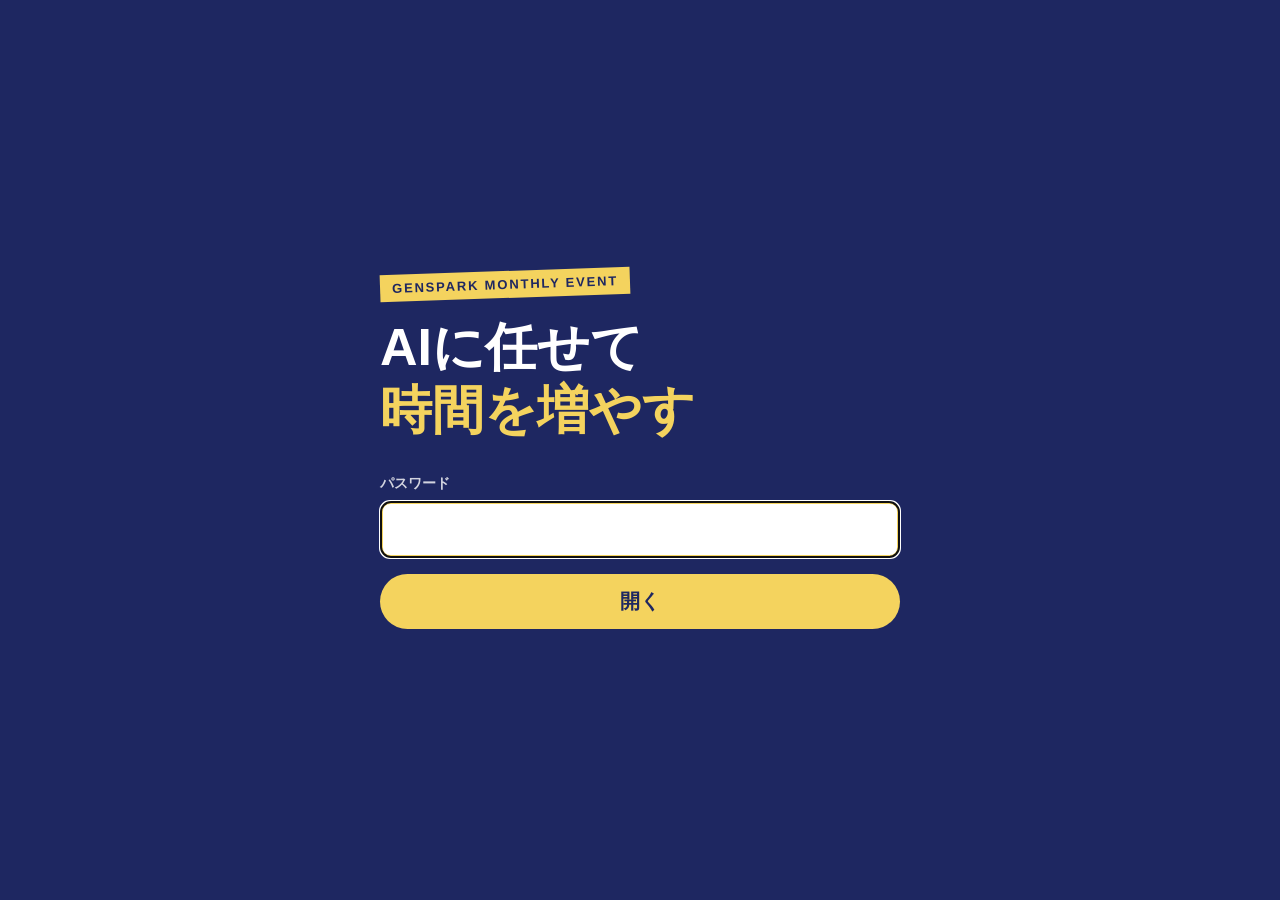
<file: index.html>
<!doctype html>
<html lang="ja">
<head>
<meta name="robots" content="noindex,nofollow">
<meta charset="utf-8">
<meta name="viewport" content="width=device-width, initial-scale=1">
<title>AIに任せて時間を増やす｜Genspark月例イベント</title>
<link rel="stylesheet" href="css07/deck07.css">
<link rel="stylesheet" href="design.css">
</head>
<body>
<div class="deck-nav">
  <button type="button" data-prev>◀</button>
  <button type="button" data-next>▶</button>
  <select data-jump aria-label="jump"><option value="0">01</option><option value="1">02</option><option value="2">03</option><option value="3">04</option><option value="4">05</option><option value="5">06</option><option value="6">07</option><option value="7">08</option><option value="8">09</option><option value="9">10</option><option value="10">11</option><option value="11">12</option><option value="12">13</option><option value="13">14</option><option value="14">15</option><option value="15">16</option><option value="16">17</option><option value="17">18</option><option value="18">19</option><option value="19">20</option><option value="20">21</option><option value="21">22</option><option value="22">23</option><option value="23">24</option></select>
</div>
<div class="deck-stage"></div>
<div id="gate">
  <form id="gate-form" autocomplete="off">
    <div class="g-kick">GENSPARK MONTHLY EVENT</div>
    <div class="g-ttl">AIに任せて<br><span>時間を増やす</span></div>
    <label for="gate-pw">パスワード</label>
    <input id="gate-pw" type="password" autofocus>
    <button type="submit">開く</button>
    <div id="gate-err">パスワードが違います</div>
  </form>
</div>
<style>
#gate{position:fixed;inset:0;z-index:500;display:grid;place-items:center;background:#1E2761;color:#fff;
  font-family:"YuGothic","Yu Gothic","Hiragino Sans","Noto Sans JP",sans-serif}
#gate-form{width:min(90vw,520px)}
.g-kick{display:inline-block;background:#F4D35E;color:#1E2761;font-weight:900;letter-spacing:.14em;font-size:13px;padding:6px 12px;transform:rotate(-2deg)}
.g-ttl{font-size:clamp(32px,6vw,52px);font-weight:900;line-height:1.2;margin:18px 0 34px}
.g-ttl span{color:#F4D35E}
#gate label{display:block;font-weight:800;font-size:14px;margin-bottom:8px;opacity:.8}
#gate input{width:100%;font-size:20px;padding:14px 16px;border:3px solid #F4D35E;border-radius:10px;background:#fff;color:#1E2761}
#gate button{margin-top:16px;width:100%;font-size:20px;font-weight:900;padding:14px;border:0;border-radius:999px;background:#F4D35E;color:#1E2761;cursor:pointer}
#gate-err{display:none;margin-top:14px;color:#F4D35E;font-weight:800}
@media (hover:none){.deck-nav{opacity:.6}}
</style>
<script>
(() => {
  const D = {salt:"SztenuWsGGzHpN4CzAa86A==", iv:"iSt3nP6ZZJYPAbG7", ct:"Vhbst2BLaH2YuDqMm6H5fiGjuLOziJo6iZxSGtqYlelSQqoAy1rgK5yQMiHIbBqkViFClCkYsZhAWMZe+q9NO4WNwvY1h8/GS+T9sUvdT3BdOd+pUmL5Vf3JP6fM0fcIva9anE4NCTngdD8Dkjo5D/kwEVEekVWVyQGZABDw/Q3LNtEK/ApQv9ptT6WiJT9Qa1LPlcZvdPl4Cn1u7dgecLiajmEEd/4j+PVaRTI2BvdNX6QXBVfk706p33qsVgLToUmbl1rp3rmVLwM/4yL8wo5mDpw4QIQt/d3q0v0bSyD22urvQEzewzlVoj3/7L4nsHoCr+hlqZp+9JbZJrI+i17PUzVsDCIajqkYRNgN5rvpdXA6SjLiHnTSEVHtqx7z6Juotzvbr0JNzKGRCL5hnrhQ3DgXP6PJdxzXzwQVrRF2HexmADwrhSiroxKR7bFfk2S1jkawUe5jPi2GzAg07hG1BEBQi/d4Qqs2qVbzzWe4tbqs7JfmKCWDUnEpb2oJVkYk3Oh+6v/Vm+rgf3wYDzZw1T/3LmmV0fcen9Cy7K1cxR0kZealDh/nYcpyNJAhPrzoycAoRKES+J/qitw+ZauB8yYuHz0Kzz9+EmOlTK/K+BdasOTofFaEPbS/natxqBMpz1KKbJugLm4DCxfrO7X9UYtCvqG+KtZ/OOwPW8irIX7iNGtWxcylZoLBler04uEh/c5BDrPTpFBSR0DOXDZS3d3jT9Zq18NbO8pZi/0FtUU0mvKY50VWRBLUupfEqzPaUvvWVfFDLJ4OtdvvnlNNmzYpgw8g6FdxmjJkPzpzddEu+/xkYBurjkQnWscOrk/[base64]/RxkPC2i/dqevT3lf24KHepenrN4PGC4Lbf1R+p9vbCthFvGAZPMaeIf+RwZIvNzNYPiXRn6BlzZku7+fk16ZHBkiFBWckMn9ReEXZYtZxzAawyGhOKoW1/v6s08lgPvZ/3MFUjLAIC2aL9CSfnvMMu/Sj52GFtrgw/jFH8Bxp205+Cic5IPiqxBNvJ+COEBf2DOPEa5p0jS9oQs3h3O3hcgcvs4lu/iGTQODkTin8tewyvfLYSZ6LB9Z6BekqdBUS35eI7O0H2lLfZq9iZC9jJl6Mi/ng7kbKagaOpZwssd0iCJQeQ/ggLUZJmNs1Ee0/AhH1Kk/ERE1AVVGybNulVUfc8Xwjm5lhf/V2KtHfwIvN+E/KSi79/K6PlfT+XHHlODMNIaauv/kDYpgcO6T7hui9ZHD/K2ldGikH6n5rGmea5ecMCMJXPlc0LmEFeWpX0KZnblzKl+nZVS2AwuyqB4fQK1yrumm8Ec+GpJEiB4/OnvZII2GQK2sdvzrkoBpAC2EO2OFcEwHRBDIZJwaNwLkkl7zBo2vDQtgSxSkx3uZeF4F7DRnAHY12HX6DErLwR9cK1hprjxAHQlIyIRUe9swvhxLnk1QVZ/[base64]/Xkiu7ibVdfwnqOLh7A03QAB5Os96LAJ5H5LhhahE8Ys8ixMqHD6XYxWa8Bt+zrg2KSeiPp65xNgsZJ3S4bd8qXUnV8uGhsw60jP3EuuZQBsIzJOjjsEtvjJK7H1vEvbSykAliF0rZBLLVyOPW51x/eFt2Ln1Hv5ZaatwxjlctgJdNnIBqD1IVmmGwM/B7qe7tv/75tO2DLkg+OXqLZ+QmWGiNk3X3zH0FhypyV9hOE1uZwTxzY5imDlcyL5+xJFtNxyiz1L31eCTrBfP44C8sPPEZ8Cf8hXQFW0ZhNUhEif2ZkELufvR75lQTEumn2CPX5uEJO8qFGiz+rTcazEFIJusLaFRYrPV8TYm6UmhWS5ksgWrXPOuNTmH2eRNBEHb1r7ybq4/Hv59zb7GPnpH6KUF78BFqO7oAV+bxZ4AY7BOyBzZCWJXUqyDDfDWspJH49MvOTJt6areN8vWsvQDCgu3QaQtpB7JqKidU0rOb9wd9doGDocy00LQ22Nv//+LdX61pMMpGcpSW0oO+fQvb3nDeilD8zPhdHDiTqz65fT76xSFcxZxC4mV8J/kQIn5AAERqa0KgS8u5SlV6zwn4SxxqSOqI3pnW65ylUiKQNJuB/qpXbyDo8l8OqP1EzJqqK2EO76iy4THkWOGn/Nps/[base64]/8ONZEqYZ8kmcmaNUks/sSsQ/m5mHl0XBFAdunsaS231Kd+GL+BVyraeKZVvhLzx2Zh9iQfy0Ym0rZdEOrRPWXmMpYStmc/8W4XOz3xTVkbpJvRw8Pfys3zfF03NAhcsxJT2+q1slevLC1lNjnJXT6IAfiaV2BGGqHCtz1kMhvytfMec0ryftQ7Nrx+0aY+T25Pt24Y2rYx1Za6yHsU5gJM5DTGQfL/WdC5v3BFTNGC/7F9ng6x34+ZyQxeuuK0/[base64]/Htw72qabTv4WYkF4JDYixc+g7QHvCcrGG+SITe7NWa9tT/uCP4NKpl3O0sXk34f3gPX1Huyr2vrX7L3VuMWr4lwEQNcCSOAOfxSvtchkSJchs/+x+k/nR6cOZptdiTBN7AEoqhJrYXLkerSak4mE1MEkrU8LGv3NI3IdodlE0MrfO5N5vTPrPmcH9QCdSI3c/wU+85hLEB5B//pZGUngeE3dKpr75C8A8d7vVvfo29yKjCVgikP3PSDxPnNT5j0k3Cmc+D1vdk6q4jM2GFAdccflUMxpUXzbTFghd3bEzLfmANgUB89oCnzfLmcz1p8Qjwt0nLqHli3tFcrY0sw+FTfKpm6CW7ZWk/gEAD0U5x2JdFGb3tLhZy3v9IbcO2fDliAn3RDZ47zEjggk5yoYeKTFsk0tHkPRk2KZY2jbAepHE8g+kU0AnyGFiQQ0VXSIPMAh1tYQGGYt+60GGgPIIfB2sjZsB/PVC3vuf0EQ1E6cNLeX9G46PW3WLT4WJtB6sMypKZScWDMx9RFQvswAcULzdeNDMk3l7SIZDjxJc/ap7s5O5Tt++D3gtu8/4QWzwn31/LiqepkfKvgTiwUISGLXO/inQ/ZKg2M1ItFIw6/l29dP6fmriB0K3ZbJy6c6rSkwv26PxZEWcjezbTtZZ7HBqj3YfkCYJOIBQ72L7K8WH/nn9dyR218a7mkxpdlrZf6oJPjSfhPDC++BRlo8Yg5me4vPSZFj5/Th1oyQQoRnp2EPt4tMwM86DiGy+GetBdKS/kuVi85N/bClZejwKK/c2y91OXsb3SUEe9HUI7fAmexqJl+7kSLA932guEBssVZdXkwY8CZDMR/XI2z2QYvxxXkVjaFLlQwhip7wCO4pdfHgtEjsHhf+RZk0xgUQZA/+yIs/j58BdY4hr4uHUy1eN8giR7EOshMYBaN5rKlNJyVjx1gPvds+7tdkrk6mmIdPeY9qeMiMS71aI0BdRCTpG796IgZXN4nHpAWekpTgnllompc7MLk0ACXAQw905vUzGWQz7k0WfFDn1uAZ2+phjQHlypPxMHTVR+fsyBJ/mMEEsJ0tWtQuxAmlHV2raXqSngjNiBX65vnXgGZYeaiDfAPonVsLDyxPf6hR4ZRJDrBTQ3Txc7bLIm+I+TjfdjfuUJ+ZdlbN9SVncsey21AXb7U7RG0GHEc8W/h/BMC7wSKShdINXLWVwYqNsVpn3+dZJqd3GBlFqDli2EBme3LhArEsehs8VyXYscgHmmG0qNEdUZyQzs53Ihl4EdsWrjjQ89vZlqkpzdNr54EihGCgd/[base64]/taKUzhp6TSnJsnjsS8BDlW0FzAtC0DviZQDnaLiUunTkLpdVXzpqFX7HhMfC5cZQVGAYf8G08YXPrnlK84yo7r9Y1Aaas7JW1JMziJocSCPYupiJu+50CeU9T0zZ8mz56+H1ffFFM0J6Pv7xN+FmF2hgwFCkqOdW13LTKEmymLI1z7feoC6/LMWXhb/Illv6T3IZM3BmX6gAPYxbjgSuo5REq0x13sjHrv6bfb/evvfgN7njo1JXlVCwTIxN8utNwYAjUjH6fQMfIBKnGvJ+3VG20EyISgRrotraPzPpx3foveZzaY7Z+GZr/ubBugknH4QJbO1b0Ubkt7ac+meoxc/6mcoIVruopJUmJDkkwpivYOHZ9juV5BoSZKHFN1Brml6MinXMYbbxRuexvFhAcehJNRSYH3SblW4kUHc7Xh3jnnoo4cS2cPKTvJ7/KoQn0WiEWayKmZHJ00wtKPjYsFt+s18Y0s0Elkh86Eb4cpsy9dhgYv1nL9SIyk/2sgLhrWlalCAHLIhSS8TSqsrgLL42Ijv/B5we+wcty5m0XdJyrt9Xxy3htlQXCERGwVUIK7wcmbF5Tz5Ayowb0s8qQ5rV9y/UlFEqa54XVfCJ3ErSzJdb3XZGjXMka2wOTze/7Yn37v1BkyrTiie99KL3t1Xyvl6XFSgtR5lD87tAv9ijt/hdkJUrIib9DYcSaQmkuA1AAZfNp6LNSU7c26GzB0Oo30H+fqr5HAse3dQTgXAT38qDj8JUF/SSeBmbJW6xp/VtFiAZ8QEd9F55SgdYSRNTjRh5Ka3SS6ziWLqyS+syJQL5oTZZXrYlU6JzZYbHfU/HHtTGrI6cbTCQ5HVwL4vuAKwowX87me0rKzeYXJzQDzbysjaFOriyNwbmT7aVxCE52jfSNC8+phiUEtsjdBGSY5j35G+gkYkJUMkCJjoLwVxyIwe64GCWtAOBq7ogn2skLCXRhRGzkFWjZQvOWsFhjg+KndILjq/0rHCWVf2LWE/Q5acQx1HU9e7EMWTCovxf9DD8Ze7Ggh4XM2IRa3duYu5DmW3GFJZxsrfrusu49t+JY7CFiYpPfGZe2YXecjR41ax5VZ+D0PVvKevGm54VH+uEvvc/ff+eim/pK1jF2fFYkv75QHgDf0hQ8kcO9mFqXDCr0t40YvGXQPSOUIUWMl/NlueDCVIbHxRe1DUJy0m5NrZ6c0R8nHt7Bp/TZghN5DjlPFCzlb9LUrhrq+/nG423wo9a8e+36AVzt1Mgm49Uym4Qb+RexhlPSMqBvy5k0/NlCnLtXlYFR0/nJNmoDm62v54rmhpiH747YlvKjODrDU/3pyoqvP/mUEoBg6SmMrdTeOXRdDWpfwGDW0Pagt3Ll2W6huZNB6fT1rFVrLQd09udeovwOPS4hVyY4taM5Pk0MIh3uRx9R/KNShQA37zrYeqOXfvW26617uhGmgrz62clZUF6qFjocdR5Lcc7nAP88akEXHyvfWMe9mBUmBLsIkQW/tX/kcyaujhXFQXfmruMpE2THFX9Am2Re5ude2ZNkSdhusjpkOA/Gwkte+mZ1l2PaIozdPNcnzhkBi914HeaH3t5nq1Bo1QrpJy5DZ7p1SD2QVNrPktGnRnP55DWGSnhxi+TAG1QJx5KL3d/WE6pMwEhvJCLX6lcp5Xio/uVYV0zJXeDhNNWjHdIIEehdABD4ooGUwFzBVZsZocUGZJ8+1qKFmTUgG8oE1tt/3RSauKt5wgM66sfA7tFaa6w+Tajzq6GX1j00AtWu1rIh8AAMyDIZsJ0f4qU2WIqAedTzt/n5s8gsOfeiVjgD0hiROM+U4tx6bfyk0QW4IaIPRHkBJyWVMi4EZwNDzRP+iGOAqsj3ue9ZHeRldq9uo8FEr2QMvahQXCC3CE6TbeIVv3g+oGccUt5cFz1hXSyf61fszTWyFDB4s8rf0aTGKt0+2xJV66XwMs/bPwOfZdJGiCyU51nawxz4TdcnyDZFVRcQX9XE8Zjk3x8llqvGH3reiMXBnxu87v9L8JTg1UEM1NRTStqywoq4GhTlLPpZnWzZ+luJvfcDC/UDde52tR0CpUNoESlUTJPy6LuPB5HHXK1e7jS0jeVwb7HXZFZ0CBtbL38qubVAt6ydG7Kn99oDGQ6tS0AYMoyZGLZYgSMiEl8k3OQ9NwlppKCAdi63Ob7f6S2KUmaFF9bMV2nx62csme+WsbfuJxil/fZ9vHF7ITvRG97bdFBNk5qvf/8rGxFtRulwpXf2kD+lAN8c7wFojJ2aGprFYR6woqsLsVOuIoPHcBcvXy09YzFFwziBE2xwGXDg9mR5pz2e1CWqJy5OIFgB0RBo/IlLurJTDqqhZ04w2VfiX3je7PqdQSkExSL9Lx7Y/i0cE8A4tvNmzRNyPSWHOMdlAvFpFL7HkP/fS7NB+pvNfjMXIXk6++SnspG7uor2hx76c50Hbf5F3v9pnXCaE3/i8QL5t0B1w5eUjWR9G5Tgyb7/g5TfcjUbHqgAev69D8rJ7x2af9U5TDoWzNCYsd3P08ji01CerrL/PNO/v8ZR19xmy31cpWGC2IYxLjV9LJR+xWymh08tAaoVPRClfvoGhNsUJUp28UcZJFMPJWBE8fhG4zRtL5uudHmt5qrG7hotuUCRlxYez17MmqZfuNCGUaH9RZ6d5K5s0bIDRMHnafcSXOpq4jGhrRJvkpiYn6z7Bvj6tv3DiTNWNpHmo94W6xZVFD+uD4MOsiFIf8lByi/sIQycsJ5BMyquMgXijfLeQgzjogRbhKp9bLa497JBL0c9/2L9bixxbHGFjZMBMsT2yuhTlyak3tFSRIuBYTyJ0IYHWhR7ui49jzicTND/XB6i6xM+DOFivpjbioVpoqubmt7vw5zbb6v7EurRkF9Pz1YRkfP6JfYJgnjKFqG+DesIsHFA6dl389Jk9g5N0XvOfik1UuDTPCUFvyLI30BjKFVJQU/u2TWL9b953fQFXbngLSUHEq5hzKiGQ/OCkkhyml8KjJhshlpQJMsTS3uRuiEgs2qZTPZXolwO7kU+MTEMXwyJZS/1SkDhJkBryCSsYzZjlmjIzSn5mgOD1Z2vRnf8G3kbWQ6+xHtMhelkzYzi50nJ6BVvAvVoLU9G1GQvhA3Oojosse0NYQGV0rrUJ224pRherQ/MD86ADUz4zx1uSIJPmmIaCk+KpBPtCp9KWXgI91O6SYL0++b2fkvWuovommvol3qKqtDGYo9GSBCAsmXqmfBra4y5gJr4E9Dj9Xv7tNabKI7J8qGfmQncHFvYjZLSLVgeqXKxoKJ9dMkP9ZWDmd+Cc2v1D6o4IH0pp92naYfwAJkDd88U3Fjdpzx7cNUwRpnT86/JnVHgIClyKYuJm6B0BdMyuGHggJBZm6gz26v0oF0pVFAdr6GmstJ1DnsHriiEfUhdrnfhuKhCAnafzP+azn4ims0fVaj5C2Qp3Q38+hAtZIh4MVVcbg1f8doMkF5vEG06fBCjCqleQY8cGeQPeKBrsUt64UzfuLvAP5OlPuuoWNMLrcY/iy/qZ6Wzin5dcBVA6lPKinV05lYaPGn5CBsKdTX5lf7IhesSiN5I6JJ4ne2LUY7U/ZJHRZ13QO1iHgcff1o6iGs2EIykbKlx+iEqhNviMJLveihTURFBYWZwSpgVEkQ9weGp5qi8fBEXd/09JzE+/3LH+PSqDhPy9aNegam+Qk+XsuPlb96s1+DWQcHkGOX0aABwfBadSeuQoxzSLUNXCAz0UyW5aLXc8q8cuYoROlXYY+XCFepRzk6aqDkK/z0ydwgvNTYqwN6dUji9My6fDyI0dU/ev7U3aI7mI45kYpYDaU0t+0zkabVIhSRfmfdjHD12oDYNgoT+XzTPWYEzn1kulRPoi0IJSly2yyYYgoUPz9eAPZwJavcNKaMoAZmAg0KTBwCqcSM91WYlZaqR9Dmm3eTzG4QMtnDULFhp0Kp1FUjs0Y89rK2/qEmmYvYuGvymZpRXZIKLAnqdiGdDNiCeqfcQ5KCcdgfrq6CsGXcCr09Gzttw+q6ofLwYx44d/wIOxYUyji80BJvDTLv8hTys6tiIguoaGuUszAYHUczj8ooIJTx2/55Tjtw67vp+hxQGirmYFRcam3SR1MLKadsdBmnAaEvXj4QPIq3vNZ2+xTjyM6ybbUWoqEipilC8gwQTppE73aHag3XfAGOG3gGnDsS3E1kxgo0K26g83XAsWf/Yh+YwMmiw8QCfD8ZDguUaJ5u+hU/sCYJaPXfQKd3wKTzHIl6ILhZE8CxnLW7/7SDc/CaTY9mH8pWHPeuIJnqFsEklf/iYPTZgQarDf9gYQYzbO8XErHQNMoAYdHs3SAbQN6a0U9HEJK9mNruOR/3B69acgN+aXrrl7b0Exp0u0EDotK07dihJ/TNLPvew+yhLMTQZtyiel1gc7vRzz59248MnlBfYDKjFlVjO2XcopuZpeouNijq+4VtqvDTvXCTCZTZ3ArldQm/Kj49OAG9p9WIyLZYTNTE2vtZfU4r3vPlPqzmUeWN1Ntxr39jsA3JpyX7/ez5xGD4WgvStiXLU48K6YHIW+1uah4JBKVe55z0VaqWozTpdKULzONO7bwoeVE+MJoHXhJQ6trcv6J0K6K1VgCiWIE5fMSv0d518hWvlDnsJQaoM5CinziJL2Ex/aRMBbYsTvPpOoynyih0a7FfV/[base64]/d17mSI9bZSypRuuqBi1UVQOFfB1krpoJ+rt5Hc95hTX58yIysoRoGmt8uOxyB4FWkiwUMLZiPmNd5NFNqKxDNVftibutIOTYgEqKJSfPIfDqNpHMG041bq0Lbi1jsHgmZsntiTHy+jOupumJzaOGHyBsWNcDSY/nePMpv9/wEH4PIrhAkfk2/aHq7BwG3N/0uWABPcqFv/5nGLDhD3ijm44N3/lKw2FmpbSeuihVqv+n2I1VDQ7+/Be5pK0Eb3peW2CfxitdTSMOA6VUAW1DN1WC0NCd+ouz0eRiH+HwMhbyk5bJQm+fsCpInkhcr70LcOy/Kxhc+B74G2BTnpCSpXPBatnBxMLnCtyVesxpTlsxYESu08fWDSFku+arweODrPoAUVGlFUTQ53yRUx+DKUP4erLztR7GYnRGeh6UIDcQZcGJg9cSwXwIShkFoFWRHgKI/8HMS5F8rEOIzYWOxrSzglibUj1PM9n8r5v2XMbUh95ixV/yq5oqr778D/4MdAu8YQZvL0+VcPgGt64zc50IWZsS+POlxN/Lad2PnLGqNusTco1ZGJEVVyCAwvDjT2g8SnBPpbYXpfDhEFgpuHczkbuyGNKt+XeRThKMDPSOjacR2ZSAYrXvSWuDm8yhRVHY5qWv5twrvBjMZECnVqObzooVgq9B2zTxtaL4jepHoT48qQ+DIAwtWc7ZutPKqZ5Yij/kEvN8U7zOvg1twA9JY6e/goXlt+qNYN0cPgDwLJz1DyqcGn9XGD6x0LOiiBCrlurojNaPbj5XilmXC3u0lhtG2AZulwmERAEmsNm7GgKBP1z7Q57g7gdpXAlnhCBpJ0QhUQMCld2gGioWnWQto9fncl0WtG4cD+0DBAL5+d3az0mCe/n6QLWPX197KjYrh6/SOqiILBZ9uow80otXpiZaDUa6n4q6bjhSTRVivyXPFrs6hPK1pIyLPowEZ8hnGBeqAlMLMvD5C6nHQBCAyyPtKB6jhKIS/+TT29q5r4kIb81oGgax95KbI2SZOjO9XFYwcKOLry0uCB8jIbW6hStvlg//S5IM9DNUER5tO5RpSdNF5T6DuzqY4dZFZCQe9C2QAIXfZ/nBz/NvryorFwIVarvgpItt+rPrlZi3xMAcVajwcMO779mJYG/HIZo9Nus2r6JlS16lemleKpxWZHaI7d+ucPqikOw+uQRn6AwRbHsGcjPrZkICn+xyWBFBvYeV4sQdURbI8iSKbN9mNsVkvDSpCiTm+e+UNMGvQCJJNpfA1hKKGKBymChaKMl/[base64]/[base64]/W010k3mqY1G02GDwWZUeFSB/dvfRC8de5jJuwzxqP3OAwMoFhO2YPGLCgIzAeseTatqU/pQeRtU9zHcRE+N/9Kzae2duhtI/BiQLEwXHRnwHJMD7gtUDeTUPc/D/0qnd1Df8ZRrVoxgnrljDvMjEhoZ4/CEaM/4ZtWnl4k3+8ek2n8Pgu2P/6PWMI2AIAUDqWnRw6jEuOEAkj1r8Rs4YrEZQ+RLxBlEE3hUV9VF2hIu3acCpX4hl01eVNB/diSeFVXVubxnvL3WuBRzIDmZQ5Em+XymOaQfyrykNQ3KmoseQHRz1VyB9ju0zOeur0JFY+IK5Y3n837manz7GnJlS5AJCd5LbMHWd8rK2Xo5JC4uNFg1yUrD22mrTD3ZG8jKxsB31KjfsN7a1KkBWdh9dijewXWO82EL28P41wEzksuV5UsRGBrSvZ53Dat2kZs/7cTws7xS+lm55EdG1zl0hyQL6vvJhAlk2BhZ/o9vdXAO9DcSdrEWhXE+cpzpLTlgFtsi/OlbnV9eHXzqsIiZcpaYPGZ+yax7AfAEzqSRt8jQQNSNoCXhyxtrp1L+brQ4wQ9NS7SK7qH+V00CfZzwIoJ3jAKBuusAbXoLnGycfL6+5BE9fozNLqRzpNPg6JJ1hxZkIYyi4a1m69BAMWz9nBTcbS/yV7u5DiTvpOd7ilzKe2o4vtI4gtCzAI4sW031spvBYyFt3xb2v4hHD4iOURTSa64x0zYntw9dJ1hiVkfovhdvRacAaPK2Cjr3BP/Flhhx6V2A8Y0qzdiz5hX+gYucxWms5dGMMApAvJX2QsRO7PTjCFUjwfLw6n5Qk3cbmgH+CDJYReEdsgy61cl7FZN6BYz5/5BxvrtLjfkQsZ/Ny/i+xmc1sOvZBOQxowLOv2QNEgvksf3RASerkMJY7dUDco19AJ44sqfdmqQcNOKgsZ4x6V4iyLmzKn7xQqtkaWNPl3aXzP8gIf4u7ypegqK4ptYyviAyXE5xdrGQK/ZpqPUoFGPBQ30VbfPlT567d2lvw3eOoXXf8myqn0lZsGs6pkgBT/XAzgPyGm6PAiivbQbr8ydYg/SrzufEz7D/8KudQAjaiYiRSKdnqunECDaCap72JJE5zvJjXIxSYWUjyDwIYYe+/[base64]/4GkbarW3Rr3szCb3iOtZgnI0vo9pqmKVMrWpk1B6d4+oqiy90CpxRDZ3klbQzWJVk5UzaLIXOBvCGV4fAgBG7//FDjP0+LBADKK7bXgOSLoVMVhYT3lE7XtetJnU/tDkjWQEPS7T+AVrf0bOeFvDTUBmoAJBLeUHwKoqwS6UnXfiX5b0PbnzHJj8zdICAzpWQW5omxaFtbnOd4nC4daQL6dK8hwz3obrNiQeqD+zgAE7MiiYFdzKDtZigjKsJUiIE5m4BxKkToBXUrdQ//F5wWnoa+MPj6mg8l1x0tVrHwrzR0Zn7lJEqmfptMwN9N7bwDgwWwVvfHVLULmxVNxQNSnFu4o14wFCwNNEsDhm7Kj/bj/NDRHp20V8fWcPXHGUMoa7nJwwgcRv4M81hdFLvOykc4FlMkkN1/+aqJH+/DVDtun7K3KfzxdhWlmcXAmlPmNGGO15I5ZpiUGq2edaWtsqSc7HrcDm16A1xcfQ5GU1qWWsOSf8XRcW0vjNxkLEiQBZw7F4i5wvRmUWBlYd2EFQcbZn42KEu/B5jhUk5OyUE8JrMUxHS16HYe7ub5FJZnFeptFVLbK5njeelsAQxqQNvWga27nA+FCzaSW5LZeiYGeqZDq3t9zIMW7YeriPb5M51mlFVxTeE7nPTC+MWun1WkmMCC1836dfaSGVQfNvSFBMeh1x8ZcgFLRx1ZzgYQ/mvItr32wMp1qrEX7tUscumNLYPtlWaRYyLWZDG4waLTUnhSMTYvNVZFntmfFkZcvg3cOsGqdJTrRgGqdAC8JJgBht82maj6T2DPo0cOROGcDbN5tVaNi6zb21yhZSni6Sj+C5f+Diffr6oaplZKjQ6YuTs5Q2AKfqidxdwY9DzC3Z/qzmVk14tVfccItg90sWgA96erYnlAy55ZKKt43xO3fudhtnFIyMfhpB5+UTByuBGw/JsAZVEfZFkJKPxPJHemJT3bMRjikSq6pjJAwf3cYI4OGvAPaN5Ub2lDTTRAxNSSp7aGB7sqb5ZvIe2mpCUoEYtJvszCsrbbdSVGz1YqkYK6yVNvaEGTSjPtKJ2X3th1CiO2OCIeL/a6HbUIMXMEZeG+nL9Bb+4Er22D7W8FoiL1J4XEw3JWIjcaUpATI6ZsrV+/7MQ5bfx3nnWrSBDvg9SSRyojP44JxTAsvb0D6DmvhteNmREzXYTbG67JZ3GzlhmAWxJYCi30SQPrgOHarENJBkKfpm3i8RUJVeq+x7cYfG+Mwranpx7EGauzSbbZo6HcVPLBqkggAIdoup427AdkC2tCEpas0Mu1Cv6jJa+OJ9fd0tAjFsKOmumQa0juRngbti/2vTLzC8N5Rk3LZFGP1Fa3IaJaF68//3L31HnAn7cOhxcZi5YFNtHqiv9ryIs8sGe1axFPBhP2NKbAUNDA1AxIQVPUN5EDhIq/H1wvCdrEfFo06lvdmI2mLMOBJz3eKkcFFZGGLgNctZBiggdpYFPt7Jhtc8Msw+7pnwUjK+kI40F8zdeX2hGVsLjr/OuMxWI7nkd1kM3/Rx4wwnEicJnTdG7azdhE9KzuStfMsOqMWmDnzvWpoknmYfTS99r+jXDajoVfEVOHrS3wNHhDPTbYWAX1Sn68tAwS4tmv4ezSrvUwNV0Enz08xDZ7qOXZTVHDj33GDxtFvWEnVPoMJ1fieXbvWO2fr4+NIR/4w4Jh2VnCGi1xmMuP3AvE70mcDynAjDnvPzp+TlVfIyqWDiogECZVMwhoaZN2MYcWy8HnG6pXWdDHUNrBru2tcL2k3n5IDdfU/QdQ1r2YoG53PKLYEPOVMFI+bA/U+1zA2K41Wp9ztxDdrrcc//4mQgS2tzSMHZ47ymHU43O0yRnpzMhISXfpjh7qiKQVPe9HAB3oEocqQFo+NVTsPYoDNL5ME697gah80faO7ULXH76HjuOuYRbvk96ti2mz6qO2wNS0D1nYI+d/W5NrMRlnTLHh9fRyLImYOraHLjgmslKuZ/iMLjxAnHLIILR4dGYa7TBnh+2V2URBmSGybvHt2kuaU64N38vtSFeqDyJ39KJ19hkso0dN0f9eBcdI6iSf71hkI3SnBs6Tp6Ux6BBaqNb5WsGl2I4D66R1eNmu3Z1Tni/o1DE3zl2OYO3LzHLOGANZZVIIOXBmzuatNNEDz2M1rRkteDNKy4PznvOzbU/VPHOngtCvaakemeBOL0CA3rGgyEIEo+sarQd8XThltgTfWsTXU7usL6pjxU+b55Fq6zjPcoKxBpx+3fdor9zY6UGFRgYM74bv8meth0JhRKhjIJz5TR6twdTn7bb543RgGyu9u7hi1w905DcisbN/TEUUFy1yp2M0BCUiEpn5gDDtmgx8ysXi8O9o7A3/1Yb8woa9+0+sBjQXFQV0WKYbud8NoIO+8cMf6zZj2eZdzl9NRi2lMRVht8pw99rGKGaAQlHXY2QdAAyW0auh+kuwiVvgNCZGOpg+wbC55u9WDxEO07jxho/rqeXqxSQvszLnN1YpxDCib0fSM2U5oCbU4fgTkqTOJ3q+FN/[base64]/[base64]/VcxdlLRmIHg6HNEKMuSN/49WJ1a4MNsf/gWzjwzn8yn0pmjKnRnKhuyiRWbPdzxr6Y5RZtApIGOSs/M+p1W7snY629vERU2b30AQBPLCZYwlbhxcilohmSmS76qBLatXkqjwjyjdK+4cxAFSayeHKnsuJXP3jrZWj6jiMr/OqqTMdGDNdNoGAiyMAv/ekhxu7t0Qx0AxBZgKfhUXLAWSsXemsgBuBIOKWG8e9y1YH1TbKjDi78l21oUeHK4Ot4oUKga0BZk3rNLe04UNToZrvF0Lpb9BSa9GQRIOjjRNlMBs0rWnOJh3SBKfR3hYaNR2b0dbc5XNq3i2QJz79tCutnBXLbgVKDzgqX/jYNEpQxeCdksw8hodpOj3J9FeyD+f6pFX6tIqRpCchR3f9lv91dmutvJwPPDYUOfamlyhitWJzj8pItAc94eOzM8Fv3Y/C1Eogyg5wZfcBb+TXWwhcM3dHAsV4p/h8W+aYywsYE3MZypoJdoXN38VcZDImtspJimdKHyTFESvzp1i1YMjBxgtJGn6JA/T9YzV1EsEVE9/dWFGWn+Z/VBcmXLcqa60LlK+aDG90XCe16NFddt2Ezcin+LbR7v7z8hOzmnzOyFI7WGi23+RjRrVsscC188fXjDBZjMCbd47303uVr6h1bdmNaodlZj/mNcgUqFlb3SNeImVoUA6oNuJP/wkMB13AmbCUxzVisRxII0TOmvlESU3NvQpvsjwQhRROGoDkkS6b3KuZ2THDfIHOqg25sHVw1zjzLa2JU109NWigM2mAzfwSXuYYEfC5tqYg0SrTcgZvaN6Dpo+fATiNK1QPBYhFBrlwJlZeDAG06Sd0vuXTH9uILlE/TJU2rq+sM8Q3rht3tsd+feDbq8wJOgCqNgMMzPgvIv0mAC6ra1zhSwxk/pZcLP5bPmtQHEZp8zQGzwdHAqBi4usnhzJnJT141RtsusLIqu+RLBCGU3uxbh+8i8H5l2S0aFw/5BtfSeBl/TSbhA3RQC79MKxJXOcDn+fXJZJRHG3aHn6ydxaY0hk04VyZyE0PMIXfZ4j+oOKg9UemWYwTJSYXTBvpkBEnQaj0H3PqorBe3W4Ndd2gPm+UFOPtpFGNC9bvn6lu15gccO4zngtjODVTg9rwwvq88N/OllpL4EYqzTX29XBKddxjkduBgeXoEhI7QgA85ePEAQxQq2mZ7YBRxJzfkkzGtuTGAZdGpqVGmOfpXoDVjYWwaeH/tcb+Qb8aKjSV9R5C0i+RmNj+zJ/ed+v0INW4TGfjovFfiCBrDZxP+nDwhabDTkTqdETKs6bKk5S+wdXa/7BZhiHCfiBhJhq3HA9tFW8n4V7+SjMvQm4Grm/6nyjVW3mnIIGeHYUWTsWnF+3wcfcejlm2POAoITHxsHcBvD9yNCSFSD6G3gzSnaDKvlhpy32AxYgL3IHvULTKtuMCQ8amo+WWCh2BxdvEeGLnpsannFn385LLAAr1h5Kx2nF6N51wnaKNSx0KfJM4xFaLdXwL9uWSEHt1vkPHLYU/U7ORYAuV0ZZQEpTblmCeFGxY+wWGh0uI8PYP1E6VE0AHCcKDfQ21MUvh/OQtFFMGfMOIEw+9HxMtWmr+EkZKslGgulCk+Eypeg4RZDz/A+2c4wvX8Xzxl6ah26SG/RpAEqGkkzP1RM+Ow7RllPeTZ/xM+ecDEAi58K3LD0Rs39o1OKKW0d+Z2Gs0W9BksNDgRCxvNo/06UyeoWSxpmj+3d6i3bZSigwpA+Q56csWXfOCnAj+bd/0XF0pjo02V2DFqSUNx0OGZ0EPuyU/[base64]//BGum+BZ6CA7+xOQJWeCGJdMQ/FgtHFT+EJ7nwNYJhlCgwx1yUujFNGlKzQoaev2OeQGcZVBA8XE8q6c6GwyEKYHEwQKz5J5xDLUn1MGaNHnpNNm8iGYc+Lha4S9sQFB4Fbvp3xV0ddYdy5vMSW6rt82f/qLl3x6tr64liDti0cMMhA9V5LNvCD9+lNmhUndHmXzqUoVuZrNBpjO6BmTs02WIsjMhr84BGNKa8u+tDhKffvWvID4ZPErMkVrD0etPrkXHQfB1V6BL48u+q9pMfcyY0JAg9jcOqWaIdYEmuhp4AqTu2lnzQEfOj4w3amrM09OXvkMDx9gUpr4+ie9wan/E3gVLkPUSxDCfQcVW1nPA5ZZg43G2KMqj3AG9VsKw2nhIYu/wDj0fNZyzksnpIEcDIpkb7tVNLSjezl05aPCRQZXg8kYoAS7L8Un+IfzLq3PiNwtiR6JXiGFMnqzNpI83ZB5u2g4ySV4HgtC6RdFMapcakyxV5EGe/Fpn0Kt4CFPL1WaabaxVn2pnYTGcDyuzY0rFo4TjivTHXlvY5GHrI4iHcQqDGWFwt+ZJbqUX+8ja2N0S0erlnd+u2LFGxivwsGYQtoaC/+9IKmYS93+4A/M/0mbYXQOhmvWQfAhkhpxJBHoGSd3hpHeLALxcM4bdmQkKleV2ubUb0pMvFpV+eWyGOIP/I64kc3iZl82c+/pZoEFDIV9b3GWldtV4cKksTE/Ou2KEuTuhfvzOhisHb5D6EbXoxttR3euiQA5YAz+7sVlWsNFbmf/[base64]/2aRggegPwyVWbU4egr3x6lUGahkDkqe3ayu1rYjNS1reOME/9kWKwcVGUhwHNo3PAdBU8zd4JICi9Bc7un4NQnKoP/mmPm6FTWLamVR0EvMeAsiAyGgJu/NHUETfau5WnWovcsjTZgnsVxPu1x+ZrLOFQPz/NQzf5ws13jHDpphiADZMcm4vtKk5Hxxf8heamnA7iK6cWFDqpI+I+3rIwvJNld7HCGBCA26nXtlQw2V6BJIKdCjFglvKIZ/7bJEYxye04h6TMPXIvLmFCFiiCt558bmXlLvGQvj0SBtVt0bLn/hrRG7+SJi6pAMP5PraJQEZrK0FDxNlwo4rr30zEQ0y3na5K+Kr3nO6XTr4u2QD4Z0Jl5i50wkQ3KvpZP3f9tkiyo8zCkHybvzqZlQrdFwY6JW6NIryqVCtwGJ97q//GFFO9vpz1sna226CQsYEw5yMN4Poxskeip2kJ28JO5r+UTZZ00fhJPiGnaXchhERJqc91hB/T5FIxPOSrxtkEoBL1DZLCtjP8zHbsK2Vkddjc5oEYHwUcJxE08EQTu1NdHYTVImEKzLDk1CfwC0B0EEY576YEsMObpxoKxWizfA6Jm5eIhS+1/0NKFlv/ToVc5q447tlam1RNBphwQmGSq9PWtN9+BT9NZTmzUgtMUTdkfurhF+7ddVcUUPo0BpY2Ir6UgH4AlK0oKlGq/[base64]/[base64]/[base64]/tDME4vwKjdj808a0Ith1h4XPMxyaob7CKTt1AoRerbBBJBi+zJhy7GzEp6oDm+3jHch81IXscqOqx3WsfgCaREm8VQoQE2j+BxU1GdD07x5GC4WwLHJgDnM4e97aebpx/615VkaoXkCz3Gpb95omb5JjCbirFPzkJcbUTHr4T4EDSE8jx6Da/KNJPvyRmlYLKKzl94z/UwRA2GgE3jMZTRnFUhi2XAYDoZGuhrYh15Mj2lAN7UYmBVWg9RCkR7ZiORoDsG0NmbnMxNc1K/oAFWfog7y4fIWZqInvEt/84vJC/6q6CvDZHPl3xvq2frY8ZmnP9l484FBm7df54CJIMRC6vySadt7gCMBsmq5PunIURWj4bgDz1C+bhIcQNO40fFdfTT6eThatfSevEjb93kKQG2/EUvzJ+e6Lqb/HeUgfsPIQZx1HmHPdIxmLX3eIkpKfdFNBDcQn84Ok5lxwqmVJFHIk3yiupgP/hxp71yQ26tI71EXgDclXNFVK6v4grwL4zHOukqedWAqm2lVfLhixKnLJERaZvz7tvtyfSwQtPbVCRj5YEPhT9OuxOVazXKgDm8MF9exkgn1OK/sIPlBF20BkpB3Sd2x87wLIXNEYfdVSQ6+ID3KYRAbLkEzdEhGZeIWGuloFrdy47XLeLIOYryf/t4k5iQYpPczgfhuBLGXXsPPS1gS/scy7sHWmtgoESy+brEhTj0AnaM2AsXJjy0Tl+nDnpqljOuk0GhDVATuel8kmH2BzcbhyJBw9mkxdhS88bDHYjxQ+BcSt/aHL9LKviM70quGIvRIZ2siTb/VJQPgAEtsCK9Osn6Ihdx/fJsYlvdTDVsjCsmkmOA7mtSju7oFueOIYhsOWVgDSYwq950/29Qaev1OlCKrmID7Rd0O9QvltDkMlwcUegSwrpFFHYZ570gsmZ4sl63nEi0++M3AmyTMIxCpk1TKtFsEE2Fi+FqISrnPI9jyxXvto/lZVqeIXofU8Xl4KRlgLkHj5I8tARY7fnNHw/MwfzpwbLysJcWLChkfX9EPQ8G6w+NPInWr2ulIfBGbsqlHWHbE34Fqb3Eey/BK0cQ/Ys54BOZoQPikr1G1F5cAlVq/MV2DeMnrSUlbLdNa2VX+QtpXVM666DU7+J1q8em8T9P6KnTlF2bCrb4X4g7Qgbb6fFAVvyQtKijrI8grOQ1KR6QhIP3VTiWo2gc/qfljdmetq0uIDTsdE442k1vJjW2CFrMtDkrZjf8QVLdeiutjD5PHfYZozAQ7lyO9ygYL4FNKpAYiF8IzLy5N4x+gWQrs9exDyWwvSCg6niqfqZSIi9yE/[base64]/1R9IZMXXaETvSVCDp3wDLCS91VkGnpzJEtylwfyQKJUGiOomPXyDyBh8XLlE/0FxCZOFzFV/WB+WhOQoVxuDeJ7Rbbert41uho9dhmhm84HnhvOcNASJzeyvvO5f5rcsh/nusvyKxaT/ZUrKybwFgNzGFCSOnumx6fGxqQZZpadedHqED4mxpavu8tS1ljJ49mwNLcuNPEjEtk0Bd4bRXdgzZk7Lo/JK4GIOR4Lq2miQ/zfhICIPHXq5ZKFNbmS0qHjayfFfjCe3qDigH0xJq574uPCJ4LmTiuDsBMaXgNMGKY4+9PiCRWoa3ewQFFXs5av23EIJmr6ECmaQgeTRmPz2y24z6qhs9b4QiswQvE/jIFwTk/IELNLqCRHWUYqS1ewh2hrz/8yGHehsSLlUxWvRI8nrteTvYatY4Z21mjAk6SHKDGZ8v/[base64]/uwPhSYHRff+Tlz5QDu1BwIqWgAcHtCKv/8YjR1CXY4h7xiLLlRzD4P7k2aEKqSK2kdg378f1znbvkzD8/2ZqjZDau3AZdk/y8Pb+/Gy9whd/9TyhCy3T3MA3LwKqS/aKHsUUSTMCRPdOyLI1pnXNFezHIGCWEgnI3jQOXmCO8pKZe5OjoGfLzWQOrsV3oFiXkgiqS9dbZbJhF4w4oN0Jv8+SF6wqbBU+fEnaIaueDLTq7HgL6cpW+tBuz5EgiHjI56qFLPK1sxEuL5HXGgY/JrBrNH6k/eiNYYmSxP5xQb8gYKoV7QjeV6uvIxrhWlNLXwjzx7F5n9mXYLW/[base64]/pDUyKT3rCAGP+LMtBqo3TUeqdwtXeMxO8/yStIXoHujVdkGHZQ8nPERHhG6OIncoNgh5VMwEXTpDlwEZKl/UfzqlbFfXpXGZ3qK2USRL19bxSvx8VtWvOegv6fBf6yqTV4gR/K+zFqkCY0mklHYS39RWeIZTl7xnXxBLeKawIIiJC1/RHhJJDKD6ONMG86p1fgryTe7Fa6w4YHzxlY5Gf9j7DfiJLHG1VYtsszc/O8vLdgC8b+LE0p4tmuYCYTWE6MTgqaZ1cu8ow3PTa/k+3M7qiJtK9SOVhBUu4l64Hh9piwxv0IqjaK9GoqaxT9gl7NPQ+V9q9YwJ1xq8Wo8Vv4zeErNsmWrdH/goqLG+X2Ksnr1sQy3xTFbnR/Bg0vPa3kBVQa7KHgvzWCoE6ik2C9hSvWSSbN5c2zSVNLKwCGNQL/NS7gV1o/wbRpqwjKrDs8mgPCxtvunydx3gqc8e6/jILCqL6i3St+Fg1QCZrwr+/8B1EBzqGMR09bX02Gd93l6PwlWjHmdy5IGSgVfQXYYcMaUvYp3+0KLq1/qE+Yerpv/3jWBoelN7vMA2cJIne6k7nBIZ+C9Z60knsOmiP5i8NXktFBWwugELYMZDXI5YjGXyayPzkwMPtRaCmchDH3o0fxjZFKO7GyNKQcfANw0uss+Z2vhJRHbVnfTrCFwKdG270XwwmZIzq++31ps/3StBcKKSIkHRRqYJ8+9ATlvkTVqbPVUfyOC2P11JO2w9LGR7s92Tav6JeOPvepEBzrkir4ahwTFy/h1+JQ54hvi/sB1te7FQLGhvCpDWSUQh/jvHQ+oHFJ1/Qd87TQkqdddIcEARmHwzRKm+NzorJy6vhnM7VxLdOkbhcN+Zrmj2ezyRfWUWotkt8DKf8HmO4QPxgXJO8x3PMcyET4Ly4hGxbWaAs6QNZQQCgl3vbDKf/yt0MifGH5X8B/fLsGoNKBoDsbj7Mgekn4NrLGwNAO9xGreOK9EwKEBUxRUNq2Nh90ZAJAY4TJjxjZ6QSPC9mwjdiAaD1JPIvkFuRsVfU4RgrhbVF6yxk9MvYUsqmmPxeqD1XK2RcHzM41+Qyn1v0GKQHqz84mz1FvBlg59feJFVsXprHyqsnRN8r6a54/Q/[base64]/0rVfM943jllGHLPjw0PgDjM9s2PxKQky5ZUOrNUO/vi3ACcWbR4AQBl/wncG1hi9zvrJk3GcsjqSpkfX2JNGn8msHSwOBC3n/F6CHw8tYRt6CHwR2QoTY5JV+Wv8bhGwgeyBvjOsBZV3ShgWWluHB3fX8J7PNNddIkWm/GegoJO9tNdaOPeTsglkFhThk8PGDHcnp/JhrhW+BDD2qU2C4MXP5p4v/Cfnq2E+nIe0DACrSrP0on2Nn+fhqbCe423MQ/j/32lGUvi+V6o98lE/xU4a+5v1d1KbHL500txKry+e201YHu7bN7HhTZrles1wKLxHxz+0g3WvKJftvlZLjDBW9inJvgxvOy3n4hyuiPO7/ySB706zMHSJjfMirn4uH6d3x6cN1NavJDaAZSu5THqakGYXJblk99osrf/NsSW15oPdanN+kV0tzq/B8R0ad64rbEpGGED81oCaKXVCDNGEJPXPd63W4wB7Xf+ubk5rdbmY4U6grpvKSBGlvIN7k7FD3sK1MdbOm3hVNAUMFQ9Y0dz4m5E/UI+xfqVZ4rOgcD+XbwuRNH/kT6FPbtd/XwwvJTxV9XfN6FFQxetRQbDCVjfzc26l7jAgMYluRSmJO+dv8ATP7pG8IfaEvgh0AJbSvuyBW9nDnpZa9CxTa7qAmY639wzUwHCgGeb/DOCQ5ggSlFdjUHiJeyRo8qVq/grZ1BUt2iD+mwRCIn5UVdtCcmBaxzxCmyaK43RBmTU7VY85dALhyBiaz1zkItjaHDQukDOneLQ+30b90aPbD7LBUx8oZUL8J7754SHoSYvs1nK8us+CbZiz7FC7Sen+gGRO1Aa8xQ9iGV3zb+tCN61S2AOUmvUHz+LNf+diatkwMcP7M+IjVainkhDKXu/FXnmLEV3dMMqH2/7O7fEFnn2/RDolHcS+Z1HFcnqs8CgBHtc6H0ka+16rrjEjKsCUfZeKqhhoMPIrL0LQ/NArY5AXQsBQgpRujOg/RcV470SDbZ6hw+h1T5nYoHxkHHuBUxOJTgU11joxD0/7xYGEeGiZs3OxIGa2EVUUH3ustOnL6fznHa0J5C2q7XG4ZOraW3+WHRI+TtR+49RipN+RoDP5OXbONE/zHUPlK6wIBi4J+JCKunOe9GzSYoPFY173tJynGz0C9LH6GeUjN2lFtKLEhnTFIQF3NmN5akk4vIqgHNE3CnZniXUlMbo+y+Kqo0gujORinawHsmyZGWgyn6IpLt5lO7o/doHABqH0/3cO2aQEB7TIPaab3oOf59Tw/ZPm8I3n8OesMCHxJzcla69LshWu0/MZqGX7rL22Lkw9LEKfhFkhjmWo6S+71kcrAEymKz+398PbohGK/jbc0EoP+Ay7GdwDFcA3jQaQrsjeibVgeaOvLFqnmvKDvZaXu1dzGUo7hi8jXrPXjj5a3VNgaQiyCMI2obLOiWDRz67uXMqa6EUoIg5fP8gxoKBw+pGSmUsm+8r6o1OcPKg1u9mv7nxpiBm60+IghlLjk4dAY4Wa/T3wg9bmIwmCZmA3cjX1YPSX/b0HmI8m/15YCDIzcZ86NGokBgGNQ1aGChOv8a09otxTyVNEKyFhtxZ2RP3G3VSWS+yJmhoeMaz+G/43Ya1GzlKVyeVZ8OLp+qO4CRcGLJwYUzOvudOYPkuSLlBvUOIgyl1Duiuk/S+TpsyUZhrGN+17SxIQcicXqeDEIWlIiIGMfaLcIn94JfGy9CoPzNhLGKQhQuBskD1H47UsmIr+LQKmaXh+l2kUiDbDIyWSGTUYcnfxeCiVVRnydPrlR5mvtaO+RD6YecSZ95wQ/2rlpjTziXmmetNB0CHlengG+c3xkzd6D2daoU53polpwsGapgdnzAgKMpQET7gdZ+IkrcFhGaOhbPOflXou4JcnWOuq/dxtlvNtg2fq7UMMqP6Q8WXRfg45xwS7MWPCjDZhjohqVeF7j8FK2gomLEr1Mp9E3P4rllbgyp4QYIjkjkD8RRASvjPTc5DtHIrAFQilYN4kQsoEMTKjaLbMOaPSKGJ1iDGQ4JBj3hZeOF6Ea/Ikf/Qx10TIYxbqCHOwdOTh0bdB1xRplqYibL1X1517M9+h+F+b7g8M4pbXInaVQATkor1idc2nlZoLwpLcGm2yuI7Ciw4kHHKV1WdM01q7Ok/5HsxTbtosDq0WGYW3dTu+mzAoP2vI53caVYA1bJFpvoJM1iDKvBECECC8ETMwSea1++c4e+Jmyrcs80Xgj6IKXO2tTSe7O7fTIXSZNHWiRvslQCENQMu4/ARZPM9tnaG3yIaF5222vOC5SzLqTGsBaT4oPhn6110SvK17e+zglZzxlxp0W5HTtvni1UJy5jJH96Sn7oAiqYd1RpbM/6SbTO3iJM2hrLZS7O4jV1qNt6u7AJycuYUdzpAtCmClGvvmWlLzLrJfEPprrsRbgWf00Oy9k3EEMfy2glYkniuAuRSN5pz/hOygx4dJrzuwki4/uhprHQZM26DxRu01h3QKrfN33FLn3zwcBwPI25Ku14CA8WOyF4bF2/esak4RE1HDLSL1xIbQS5W6K99RpsJjauH0A2gOV9PrPzdnCXjh6M+lopKzDicSx8UYIdnQ0FPI44n6QXHRLm4UZLk/s6KZQe+KQw/7TKwPz6LHy/Yp3SVmQcSVgW/h/35DZgM+q9xi2KBYVZFcGfxeZwSVUO/rhJpshIxpus5ynKz8zd8au9eBLaJqkOLIVMyk6rqxY7iAa75gnlXSnFKxM7smaUe29+YGg+CMyBuEl5KvhM+xx/Oy9CcZMQFuBdkVyIAUgUX3+ERXxDJflgVVagABOMRPajIECA7PpKdUr0Z9iMynNQHumimzSQEfCO5Bb3Foj6DLRfReq30MiqsgFrzzpvysgiQiSw4XmrkaeVGMhBgGdG+ghqtbuNZGrwn6awZAJd+Op/FhgGljXNiUdMpdPde2Nwf4mP92CTVfhsiOf27cU3lXhiw8T+FvF74NO/yTOvx7k7NylLTeadWUc5jmQSY8etZQ5ffqqbkHZHUQFy8v6VU1PmwKGAiqVikh+n+lNlAsh2sHUBAlvdigHnHcfgCW7Nb40PB8FWJzwmocZe4bPRgObimJQQvPkV5OSe0SEgx6sgIGeG/DD8KsLq44umMtcvJVg3B9XQGkNB8ECFRYoy9d0Cn2LcTUnIkyALhVE05sHUQg8ksN+d9lUt1JGOWPv6ui7FL4+VlxSZXVjKNQTuN/FgyYZsDDkJPvD8B7ljpjGaEWAoKGEOLzaHqP0blMIb2Z+zSmcT0m6G4dMakJNcxyC+LNNByiYfGya8c8JknKEy4fQFN3bpXV+YLtkhkOq4SO+NTI+5wcFxRna5sPTnEktBIzMixyh2iZzE+RU2CcqPfRdP8lr2XyqZ8Ug3+eyoaDxrsIyX/vh1pakg5vwyhBzQ+5E+/yxqckD6eaJMHZXMbXQ/zSBud1aqn19TlTgeFxnUf397tZWg2IiUTIOvewwdf1QgqgPG6379vb2ZKQbrpoHL46p+CDA85mUqQ18PwexRU+F2fOrYNU2QjfGAIWqKm1ItVEut0XEW62em1FZ/cLRWc3Ids9ND1qO7E8WxVQKcqhVZLUdDqnTKtAaM3b1g/4/[base64]/sFj7F3SDOLUuhim+DcZvj5MvsTXBYhQZwf4GIiP+K7qvt4xiEgKlPwdoAHVC641JDkg0CjoUb2Aj2s459j7OMXddM6tTQfzZahftQX4yEBWaLyoWL+FNxsrrfNwnDTuv+mNiKcq0NIorIVs8E8yYnXBWaSEExUGUyOndvaycUYn7jHBTtX++XF1R/yYyhrFUSt/JieL6YG4szRvmI8kjFlH1n0sWK4LD08sjPxzTo5j9EYhj9uYraogBwOZhYUxxJ8/3VpkCc322M1mTho+/stVsiMRwJG6XqT1t6MWCMgiO9t3l0akNuwDMijCistmCM2+gKxiYbRAPj3uZ6sbOsDuKpiTLj+84HZVuxAI7ha789y4LklTrnIxpQN971Mwe0mteKPHtK8vtqVLuDg/BigITzTK7GtahNrMB/I6mvWSgLjvPwtQTEPJ/ycnd6GhiPB7yfzdV3BewED4zz0rBroJ+3P7w/FuZEw5WFmi+DgW3zy3dKIIs/CAhWNaI0afB63CHcrtGIRg0jOh65FSFXBOxhSAz+BtEz9hkXkFcRwTDEp2KjXaZ3UoQiQopPM7KGSP1tgOEm3ucNpT2vfx46J8M8zUDN+NKsi0BPW4DJOsh+1hlYyoKWEldqKRphH7p1fT2Rue/e3G1kth092m3UdM3bhJy3Engndhrkn08rWMvfYQAqQm8GNfiNXirDa1V2ZdI9tY0MUWytYL1Dwc6yuj0gIo2hRnmPMKQvW/KSyQOkaTMZx5rcBTLiCuC4e9Xr/ViJH2E3If4frAxuOC1loRP2txnVT9SOGnau0V5HlipJUzvTaRW6KN4FBsPrkiOfSsA6PxouYFSOdkiz8Ch2kIRAhbECkh+Pm0CijO4/m/h9fdeMP8r38BUQB2B2MRVlgPwy5zWeRNF/kNg3Wxv8Aye22nV6379OClsvETUCACV0907b97X8hDVLlPzKXPkMjP8Kn9iXcVkCSWFQ6L3BnNipgHvS1VMEc5WXQlxJT0ZAw/TWBPAkk56lMz9M3uXB+Ktpn2IKdOz06IiwJc5pgJ4IsVzuqEP8BFnXysQ0p/HLznkfVqT2gOjhb24BEikDjhe6HbQUzdUZ2Gy5Cf/6s3kXhX5ci+R8xH+eW2YyTEjdLjIOZSuPV4aCv9jT0yb8KEmfBGDglC7Xl73jsgttyh7raKWyXt/J/jk1W2OeOakhVXqhq2bn09oqVLu9So9jNY4JrBqWamIwiGOaUCR1c12KtUK2nbCh9TKx6CVFgtmS0q5Pf8BByb7Cw/SNlzjWJu16lzr43SzjUxFaDaX1BPq6hzcjMwIuWF8M2uBwGvvtrnqYib5bmx70BxsU5dU1MJY2G0clF1Iy4gyprz/szjwJ+2Ej9MQgVvYh0LMZuF5eLeSDyvoK+kBWfdgwfIubBwAVrtOVyk3W5Diw13RUDFsR6PsJJbjetPshIpvJK39K2JnFH3Ey95+Ea06GConKu0hfCCJl1ECHJCBT+z6ZosVUt0Tdr/RDolzMysJV03RjDlc+z0BOKGrOgowSEqPjij2YdxgP23bFrNyFU1rX04XyCZJgf+hbtgUs+188hyb9ZZqddZc3Ky7+6wz32HVqH2ojhrMWhzJrjF0fk1wgYgrx4apHa7YTu8Yasoi6u6Mf71/phbg6W1/S5dWZwSJpqqQQ3+DIT1nNbiLilfFygJ0RXKpHGR5TDMIPqEmlWJyH6fuhyayE1xZojwOh3A6sq8o4uNn/RmDtSdCx+wA7L/[base64]/LpdzmdrUFRrcwD/CowYe0otH9mAdD0FMBEYm3xjjvJvaz64JqLSUB987fUOT036NxYz5f8lODUn7XnUFOu0JK6/J8HNsbW5WN2capVI28vUzH57kkzmZ90/kAkXDNvvvjdkLSnRFB/5jmrZz35iuTft6vW0znKHtOE8Yt7gIlZey4qis71CmVTqSejhhhPhOXI/yDow3C1ovF6bDBkQOY8EGNA/QKvDDIoHwR0ALkERKw2+6i89LbndZSq/oH1XHSQquujzOa/88QB4FsDGEV86Oww2RKNsgk6c0PzPtf211TyNAtyvvc43tkZ+aRv6Hw5xPwGvwt4cLBawjK4lUoW6ny+HcRnnHaFgtLAD9BtMlwQcSAm5enTt3npNyY55QNKLDDIm4bfZOoCnYWMGTGJCZHBGn0TloPaDNzP06KRN8D658vBKR48bEiuXbUyQXyX4RPCs3V+0yi/XfbVfZa45KJDxkffpyEZdGpo+7MGtgYtF2KDeQ+PKBKQH2P/[base64]/rWyf9VdzhgJz4jScKj0BmpNOXnSVju8mh7NuyrWVLQKZ4GEzRr7aG/vq87XO/BrOAD627tryrj+0rm0rnDSFNtY84waW8quS+3M44bvvj79igdg0J3o5ES2oyAu12uQEOaJ50OGJv9JR/zXIFYQZ3JqUMlvg0awyVVf6m9PWB/Kl093CeygP+yNWCgpiUUA4Nlf+uaJ5b/MBJ+ay06y7QvGiuAgtf0YdhV2CwpdkxGY1ZgaSYVbD3uDrLAU5TKnNWcxVYN/oph/MT5MlVKNl5JM+mJwtqR+v4KbsTg6rU/ojkZHvXn+Lr+v+Oo/q85Xib3HUcQ6xr8J9yvFMLaC+5rcGQUfGbuJX1V+QP6VwK8sW9GShpJ1cIxp8crGvXIdFqgu6EYiSIhFbQ/8rXen89WRqdF/DUdlOepYFf1AYSJ6tI05u7UrSdxTK/SPkhnTfL1rhA2XUB6gkDdnFF3wEoqSYmUygdRXbq6Z7IiNK4kX5piSTx2SvPZ0ChUD0maA9TXEQWfz0r1L8vd3JZNA441Vl5sKPkdh77IzAjOS3xexO6QnPjPFltrOvgTbbOY1z6H9wMPuK7JDnDWHa0DMx+TbhIX3J2Jd5ZO+s0UtRkSOPrqN3gIHvqTiO/zFAxQJdjaccGfCciImSeHAls1Cw0wpDcGy7tljB7DS55xUjC9X1Aosop+o0m0ad9LeURJcH4WsQGfDBDJqveMVXG/tbHqGPXv6XrowR0Cu79e/RE0mW9gEC9CYSxyTTIs3HaAYlyWQIPqVL8BIOzCnYHEsO/A24r0akJFkw1NkNTBq7GIYdWbHdQieWbsf9ipEfigKUYkXJHcTBw9IRsYhZoJQ4ajIT/[base64]/kP4r/[base64]/r5TuMTxvl+ZTZfrojjoax0g4mGlU2n9h9LqpfAL3PlgPdUjWfoBXodUcVqH9J4CuFddNBIo6b258NVQqzNosQ5bg5X1Iw/icwb/9inpxKc5CjB+okSsJEUqUDEOhhrJnyIA098c9v/YaD0ruHEAZ2cQYgULfkL3PQy6KkMmR28TlsogWDG0NoVAo6ju76aI4n5kRTZG5fAewcpjDRHCuuBKk/FCXVYfhxhxQoH5AO4+1199jtk+CjQFv6sY7XVHc0m3ygmBIqck9R7uoyDRZWZkkiuRgdl2eufcw+bOvFaIEumP89h6l1GCCy1GwnGYivh69MnhMgeGe3QwUO6L7E0Gl4L1jWN4hbn5Q+gyjZADECsP7eFS0esE0QmT0diZ7h0srfLYnH6ZHm9h4uSGXzQaInH0t/0WJKr9Tc7MRubWJOTu6qMn3iFFvtA2fePpoi8wyiwf+VygK/nhxugpxmKbbOseSAyn43F65aA66l5IlVJzL/oL4SO5V9EYmZCNntW/RllPeIGTYtLM4XsflWuroI/b2GOWyfQ12Y8znjVU8qJaaeSKFPgCEkdkASwwh4dYDCQ4AQTuZE+lOh1LJSJSR1MLP5Ht3bSmzHRvFsR5/htJ9zhdKhjEslXKoypi7Xbl0b3OtgfZHiihm3DMjJKjVxT9jfx9vthjuRHYo/[base64]/aW2W0BErZkB2/sIcE9ghdkHm7pIcLW9dlBNeV01ex9jtZeK4SudjOi3Bhof3n7bAj7UR86pz7tppRxbdO9W2hoi8r/yE1g0GQmu7Z39daV+EvJoqu/LtqcwYt7ujdctA68HoqVk9RkGy8cnQAxLiDMaIo/[base64]/s8ISevP6g2I+CvtucMkyaN3V21m+XGeH+OM0K9kNNGcvYF0nM7d9XQ1STNaIkimL0+AytK8Yi2fe0Z2vL5hVV0CvNZS2Zvja98UWJ3Kp+Imu+skKitKgH13yxClfF/qkpfNGO5VqkqZ/6gD8Qn0b3Hs07HJRuHbl9TLnofwvidBlHhSJTzcSo56SDFbdDg4ovajKizEOVr2jWFjDVu2m/dgZfGXukL12G6H/Wupy4z2yE1teFXCTnF1rTpAJnDqAYzXFelyNm+Xfa53hjmxyqGmLeHNK1WxAWpX69fPDIcIghBVL6Z3q8LOj9ghUCjdTEpp2PugLB7eQvtOdHPH0ypKl/EVJGdKuImkEeXy06JxCFt7V9SAfMkAKQ0mDL8/lLXa69jG0KXXerHdNbLuuD/GBGJNcF6M/bMs4Wts9ZTeLobcGOWhx+NBHKXwU185zUMzZnA0BHhpPK30/s1mYsmd8Rn1OJxcIs5iKDd8Dksm1xd3ZkZcMAJwUhfyGdI1s9NKPGvnmJV9hVG+szXoZV9nWvV0gTobaL34sI3CZeDIoz8GKE3Y12o1dDyZiKBmQeJ4QYNm/syd/fw/EGW80uDFUgN7KCp2nbAbYL1gAQ3ANiyfN7zWN4YkSDTxKUDUVqczMBYqp2wpD2lk/C4pYoJBx4+meRAhpJ5iHMV8QN+2KOWyoJAARV1qmTZn+cjHX268CbLUWe7joGgTtXvnkyGn5lijc8I7YrkUGeOEw8W/CzRDmf1lOrXnnKbvHGuarf/qabn1i9hLaiUwfqVs/Z6GX9Ipbb2BYYasITNa7JDfNkOb8Lzy9oo9b3cAWd6J6M6BbqkgdUbWNWgXIVRJl5Ee9Udc2ITCCUT2puJ97sKR5NcNx4N/q4DU4Vn/lm2Rp+xHt3OQkcnCszP/OI9KLxGEUc8RRC/d0XqO8xnyqeUuNTnh7CNhjeZ5JYwPhEXBo3LGOuR+1H5/vpU5Jh2/32aXTsiCMCvwjHUM7dazfdEylg21R2AA3SUY/eLc9zqiB0gQwFrSXAy61ONlfi1WxQfjifEq06MC0l2T2ePw3iTr3BO8NcnroIc0kyTVSfUS4OBju30dwNzEhD0y0JhXa1UNyLzxawMksIkeeNCm9qvthOGDzihpw1SAeUKKRMoysNrkq6Raee+QOEPsVutMCC9yxV/2wBc83A+K81kFxJ4Z3kwBCJC9jvq7yBD87jHr5C5tblgRCtLrbV395gnVIDuCPmE1AyFCZKPNuvYQ+lVSNUwWE6RGI7SOTbDH+q02pOT2fh24EIOMTlLAS+bM3AR52NVwcrHDo1qzaKJAizQG0DIHkoqQNllGH//7dOm5YfgpECw20cq7xfzT9zccguShmSdvTAqi9BY8DLm5tfrzta7AQYCxo2Mh8JP1HaQYi2oc7UWseSNkiOQsxbl2vC0yeUgJoFFA9kVTOpRsp6CcBA3BSg/HCfsetApm1ajl6GrVnzHuF5JHacxy6PHYJ6hRItYPUhC89/xc1b1/0pNQYa6DKIaNkFCzL/nE259tZqbYwmxTHELGV86+BZr3EGxNC514Y+GAWdVUKydU0nQ6Pm99EyYm4fTpc7+ekIIw95FfwIGycdwMhli55dVNVeQs8dZFKAdRpR/VRkHWmT98eXdRvrs/6whs7dZTo6qDF+MBBuARR0DIQwp705Omb1qV5En6m0bdQ0khhqevQ8IFSB3U8y2EkeK7qCqYMtFonTXOzDU1da5SLiA7cKTe9VXPnIurFzXeSszGXBnZqbztZ0PEpYcMF8z323QusnfE5Tckk+RJquyI9Ui9uaHu0dVxfyBdtLIW8hPiKed5F//6ouIFEiwMeJ22V17EFYiZ0+8BXaYh3GJMEkv4ryrhi/nfaNrvYcEm3rjHtNb4E3BbCtKrzgtVwsgVovpkX92fck5rfgz/0U2mq3AqAKlpxIfQJmZqppTMZdEZIOkddhfxTEi1E7O0VcUmextMQNh366CPGxF1P27VCKkj7tVNKEKuz3b+9A4tz6mo0gHYy7s+KpQ79G/Z/gvPoU1mHPYP46WtU0+CDe2RNK0x8m+TNqNagaok+gC2IRePl2sKzLLry5k8yehhT8gCX5BpRIIVK8roZIPm+cQGILtf7lt/vM6iI7KUZjtyBoXnrX1OlqKBLO3HlPLqgMsC32I+wQfZi8OweoIXU+obesnGR5eG/[base64]/YHKybi0gVim9ZxeS9ziHgGOqfsULIt914GnS+UldROjnS5QuACwXbQ4ogxNO3wF/CXOu65HuKzz40fIpoNWIl4ao/ww+QnbWf0HiXXGQ63SGlGNIbbNv4wWpm+HPh1MVZwMzd9oMQ4ZW9OdHJMqThVTIXX3kSOBylcUJV5ihElu/[base64]/u2jN5V7jUvXVdgOS0iSTkDCISuEyLAhj1Qd7RXC8x+rsMbGiRy6+uNTsyF4AXihuAtOnixENE+meMnCEArpv43C14DDkYaW06/jqxG0ttjIIoytuDVFX/[base64]/oSQez9vBoMM9v9BImHOV3xzME8mJcPMfjQ+T8naBBVKtvwtVRviV3uANMs52ewX7oz7ABnRq0qe3kgUrHaydzEoTRkdzzw27WWF/LXDvPRyUYNgjGaiiLi/SQpBU7IHUH3YeN+WaoKUCLgeLBcRLWVa0/2B2C6d8Eo4MyHnk67kWsuRe4TGf21/seT2MrBKy4mPRQrN70i6udOpN3BnUj2eEAYqWT4b+r3hX0XqUZwr4z/PBugWdKpk0idp00FQNLJ1BxnOwcs4TIQDsY+dIOl9HZoevDI+taXJq1D21/V5ELRXSSVleRxr6qxcXk+OnMlnX7JvWiC0Z7+0lA2nWHUKniu2fKYKmx9dxJi+gBC77aMsoIxGpLsg3EAve5msGUB5bZ0YvwHBe/nq0PEz2b04kPh9tP/JqOO70xxZbGNnTruBtXKWLdJpRlaG/y3KGLvl76VmD+/kgRS3cYU9Pb1ue0u4S5udaMqwrj7v5bUneWNlF0CsR6Si1Fe8uMjlaYD+ZZGs8kUS3Nlkii9ChOeLyyP1JkxIQuKrlLuMUdITcZFGa5y7OAjPEIWrLib5k8tCRIH4o4fpCEtS6/L8k4zi97F4gf2fh0ggUgwGiqtZTAL5bFGWeWUNJOYYn+YqJh7w2fD3WHI90wabcfEy8NZdDzp4BPcS3IVidnlYPokcaC/f7LwFFR7NJLrgcfCT0h5RZpEyEEa7qAWzVm3efua8HIOUV82eUBzVJZAEKicihlzD0qA3IAGLRs4EBRfoNEwi8HWAIOaTHkjgcHbPYcm6HtPlx15BEvILcoz1mCGmyMKeqX4vO6iD9eXLqk/5KsAIKmOTduxTDGuNyf+6XBTvPxYhzmPKyTKEi7t+A4wkl7m0dQ+8TGHQ8t/TZdmbpSk1kFp2nzneMnsIMQ3KkIYtiRoH8aXgKtCd28OFGZPZDkdAllUI/MAMhr6FZWoAfRuciyWHxoGy988ASTJASFFEGVOwgyYKAIUZw9gZp1iDunheChkkv9qqiXYmqtYCnI3OZKIngxmFONM98xfBTjQvFaW64sRM4s46UsCB1BVXNfGR1r8pnz7JehusSJEMGSETJnr4mt81qLt3bSTeyYVPhGAEdlsuiZ7RAoNQuKMK6az9PK89/WNkuJEMKxBRuTV6Ys32Ad7U6iI2Eox6HRYx8t6SgW/jCEYi7ijBtsbojNQNYlNNRfwo01+Rn+kdfzcbdAPBqXDLPnCAl0vMTc7XoCWzCMxJlAQDvMnq4z0SaHlz9h87YxcsahVGYiVuDYgMzEqio2C8CI5oIyYeJMchLFPFZklD2emgwF0A/z1EAPizAbIwT/FM3mIfIWwesoRqrhcPl0yR8lJQbQG+7Q4HI8wL8c25R8XFtLR0WShex3Mq18RxYo09uszDjR54kc0vkbEsRN/w2efbOC/yR++UZvH1kSi8dKTfTWkKlr0W2eWJM+ShE3F4Vj1zxeOpx0GRv0xqtIarNWWwzcurRxMHcirrXQFOAWLBWuAdYyiZPKmIdYkz5IZAov9r97QVJmN3sb19KeDKZ8fo26pMwVGd4iBlm9Dd+//eptY1VvXYSJoJw3x+nmxx/ND5PU/eoZAWg5ZhgV/3N+zgFIgTztUeC+WQqN1EkBtzCdvvlYDohkXn1/ixkSMKHIsIiRjiSE/UVBmB7XJ0GvWCJShy3r1gMJkakTyN7G65WM0SXuRVBx5/MsSYZA8ANyXIyiH/ruVu1gvs603LkjZ7xM5m/RNTt+FIgXmYolbfuKGNwTQi98LYTZnQpkgRQi+OuYNmNJkLnLjuBJiB38yMhhiRjgbZtjfg1Icn+ye9S5Wf6thWX9NuzpyanIOgWbuaTOiajE5vJwC807K/Y2zWUJAhfEuMtzISAboap6rJai3hSeWeNWoCEZVOEIj14XPXBUi2m4Tm0BljGiUedOIPTM7fBpACYRPw6HY7k39tQUq9TOu2M5LXF264H3T3e8t8JfxSR9zS/91JM23oKk9IovYlgVvATWvST5bYPf0juNMJ4U1SY8lC/uebYaMw4MgBzcmrm/HWemsFyXnsYJHqykoOQWZPxvOfT30KEG1PAn0rFyAdfnPyEdf7tDcjYC0STXJ8ZgtdEZ94TS/LN//EsbKqUVKVgDlUx6QFht97UgJDVa5Zqsu8ahfGlCwaRusLETgADYsGuV9RoFbFQOKH/VG67Dge48Ev0wZCkvGynXmsojBgrjupQt3OtibL1KVHc3NtuxDKNu7rUE0D9A8f89h/h4EpdNQfYH0eUoA/zZP7DAtlP79n55NNw1LHqSSbquQnzieudNgXbJuajwIIpfio9OJJ5Udm4FgeKmUKblepr6M1FXBtZHvoEBd2WLdoPMx5Sc/4jiJGsDTsYjsRKswcQG2DvHnODjobiB+OW98iZOnjSa5DYDKVM3j+4vwJ7IR4w2fjhkq8URx/k6RbyAknfWIeoz3i1c3tivoRE/N1ak2JTtXYAudRVLUypdr57R1z2mxKvdgU1Qqegf5ooEjpO0ZSx+TQzNtIh+eNgk2ZAFy2q4knzNs+sHEe51ehQb7SbEYX1C1TYMThVJH32nyMcNOkNgvXiVn1acqMC8JmjRMbpJ4JAtfT6xdHZe3b+afPddKYM0aU7VUtLwfyJH91UdS4+JOtnZtN//8kHGuTfbw+JzZabkgnYaZtmdQLaGi/QwB10zKI0g7c7nUX/[base64]//wVlSdOkHWIZXvhjIOoAx8bEVje3aYOBwqJOHvSd21IbpOyGx76KX/M4627Dr+OY18dJuoleBs4qdfzSctDVKoI80QHWQbpSeI7nICb/EATNsFL1TLqrgsHqS7nE/1XvJzJsq11DwPlZSVwE2QjBDcLFIl7ZvRBVMUbBxP53pWL7iWNo8eC8tA6g37oupz1wJ7qcDNnI6ZijEIbZA1ntfPuFiW+yX7sYCTnRvbstZkEKqhzt7quJR8+I8x+DWXKGHAdlyyiSRSX7qwVQ1YcqNG/CvfHi7X2zfaZgmxR9r4xoCKuNnr7tgBUla6clLL20OG9nLf4fGSKvUOzT8aJZfoCmri/ZyZDR0jjFtj3pgKdr+hS/oEC7mBA1RS3DwFf1U516GCVMkniNaJWq+k8EDHoJKRoheLRWgSfWd1iWlUE9cm3C3cphEV/uyOGNoy29U1sMVD8d75Uw3R91dBI6hIsL+iipk8LTB6OSWNTYPK5W3ymV2w0wDKVu/nLRl520vUJ52I78XF0Mgfb7IM9iwXQ0BM3pYP09R0KZnS08Sx5h8RHetWVS46Z4Mg0Q/G5hu4SXIK3qh731HvW6DgW+ED/KgXJftHh4uoCvrupYZmmwS70atqfnENMpPDVr6Mcbp19WfM3Pi+uGJEVMN4hpE7nnxEk2gy9Gv4ZMj7dEeSTC5UpCCGjau3GNOjP+uplqyxzDv8YIgfx9BZpd1A/4diyO06Ul05zWBM+ByFM5edZnQpcktIG8py9g0rJoLt8q18PcbZgXhTjGdM14Ql2f5zJurml8EdGGNB79f0T38bUbK3bkBHWlHZVlEQy+woKXpSI+1GWrmT3NtMcF/[base64]/DsgJFtmym6/Ir6KE/+iBKLZvxg3WzlF5ZlPfP3vBVHsEvXNgSRuaHW2hpxLpWW4zi7QZxM201A07hkNqnB4MjaAF6UZAdIsk8nTUpGzCTpYo1l5nRG73P5ud9+Q7/ERJHYz4Z5JXUXlQViyABup6n0L9JIZs+J5C16AW0jESWldT4nQ9GRIB9zhaV/Q1cVKtplgcEcYQkP6sHF0GlxJWuTvN5u3+jOpTYd3gWSMObqnRW8O2jlqgTcwGoSfefXFQJErdovgG9VUHTXCGh0bsf/ScAHhqbGsquHYgoFY6ElIA7LStREsUtHM8x+EQHrfNpbWYmsHAJMF30ud0ayphuo+ofAIviek6Vp28Gz+BOWk4sJji6VWk9VS0qDjKZq588Lk/McqOxKN21ZuD/4GOGUCf8ag2cCcgB1B+iSYKC8dcw81nemTyEoGRJeK5KumI9cm+VexXk8Ptq9nawLS+BhNJUHm2aHp//9b0oAjt1ms5UDXjfBkW1exGDfnsBPYl/pIG4MCGHJwmj+YYUSQWoarwqiSpk+ma7mFwLigVZAoIiE81KZRFcYTsx37d+3wCcQp7mG7GooXFoo/TOJeGb4oxDxEzo88P701zW+2Woa2RMmAaQ+SPQAfsejBK+D4NHOo83S0OvhEo3vd84b6Lxa7tyHTYUBEhkdSYAC3QdblwTyUw2mOB89/0rg6UtbkvfyOxKIiknqv5rUD4xBMYBivUndN8wALrNsJ/8SM4Xkp/yhtomi4kf22s1WWa6NVwr/EkPi1nsC03rKPnCaULTVbtCcjhObUPtNnkSGbkS072uMeL5Se2+0sfyGR4arNo3HaNI6DIt7EuQS4s8ey6zia3Vt4HF/f3qe++B+plyQHSSo+TMAhQpniZj4aoktmAYaD1RYDsFCIcr2DCZfwQ/G43sBqpuF3dArbylDHsr2lzHwplRJuyqiPLmfkpFd2qWmzUB5FFQaOPZHhFan48cMyCPWHNb9elMXhnDRhjcxKZcBWxvBZY28a+Njt2nOgvykjCZsyfbY1QtxWcQX2xx2+PuMVe/Pt8w+XrnyGKoRG9ABXgNR670GvU28KVRvxf07J9VAd4HNj0MWatwHVyyr1YhcabKppWHThL45t1Z4eI0CqYHplkEH3w3up6O9jtuxVykqmoy7XuW0dMfkKhx1C67kQcQ28P317zYqoo7/[base64]/adBZzkSwo6Fi+wweN+nobWzGA7OOWa9SA1pOrm/97FQeGt7ywP6MW3PeOBzPrCDGF1DLDhYn/Px1tViihTt/yYf7ELKtVrtY+k3GUq5hjA5G5umhlT9F5b3KiHiFmgW45+O/STEW2r3qnefvePI8uFrlGVq/RhzVoWLRihn/pjLQW39DCYE5BdlcdoLO5j/3qs3fs2QLIXooDT22ZR7Wjz7zni2iwEZ2agmQEy8WOvXKkuD8VCAGcxTBW+h4+H9OgGEepSddriCW/Q8jC3bElhTOqMEezT8xjxzBq+60kvUmTXt4U12LOyuL5oOi5lOxGmMlhlZ7I1RE5yJho+rkskA0e/DOSYAWti9yM7JGFdp6zHuwYYi9ANkWaxZlIObtnPdtcL4TV8sdlMugOWse44l98QuRscMC7kL20Vqr7KhCWeGMe5Wntn3dTmVliWnwWuCPKLkfSbw93YuzOqC9X6RSdVA2lFSufBJ9VEYb8PPwWymjyvSUCvQEuG2+8Ko/w/xdQm6acF9CMczq10HcpqNjdMTR3rHtk18fRb/eqv3A1d/czt3K9FOKpoyc7zw0deILNJLsK3WCpazt2ItdEtR/TM5Nx8mr33FIggPI0dMD5cm0Eg2NakbaATLvzGHrri3t6EsjmsTqKZ12xZSxQ/jyVNLKhYIJnAXmLxNgl9L2Fi7Mcre3+OcpONqCTw6772RkNAib/UFyoZSCHlmwFr1KDe0xrucoLnNwKpFw5vFv4oBTzPreLqFUlEvmRh2ceMgrIpZKQK5etgezMu3iVGijlcjf6HVwSLXjZGniSjfD7kaRbMzxb/M7AdpxokDTtMI8RrfpSuTfjlFVQqLbYwYcqCDFK+2zZk/JNlLGNEKeI1geySGYJpxbSCoVEijhY+U5m+v2ge9Io0VkVQjfkNWigrzZQzqXxlDqLQii2sfMK0+BZHK5KEB9qwkcDG8SE6yi4Tj086jUpHjPLJzEEY+AFm/FWiTQNwfbryeDpDSj8kRWjCeX8nVLqzkX57QDBRo8spZP4Zhs3gHo5xipltf8bcnrF70ZdCq8ac74d9+idOmUCMWRZ6e7crYpRXUyqWYglk5qixBhMS00JQ40IlgKBqTaa2C699IIoyqHW8eE1zL7x9cz3hMdez6g69/66XLDRWZkPGzl09r8uq+CYCBeMT7fhSTUPwe51iZb6k6OsS0mqRohyZCNF2TD5DtiiL/gvuqDIJW3AwO91e/2580vchgbqs8TtV6lNM3D2QOmglg0r80HLVBGzsWMxvtScPH8obQ7YB24OqXA4oSIfbae6DQhCvmfrFxHDFE0XgRkKiwovp26w7AMs+5QZfZ5yqYJ+9GieRH87R1oTeuza/jp4w3GgDo0wrBr8LWTPpwZpBc3QuD3Umah9QPTvrRswAQAt0MqJAoOLKdo+82Hosy7h4JUAotZ9PMr1j3OfV5tCRlmGKjz15HFgljOFFcvYl3EQyxIZVlNQHExQcbfQPKyNI1hhcArN8LI1yDlmZZcgDkgw0UeIMCZqJCbHgFbZ0P/5K5jupRluZFHWAlimPdMXwO0eZA/[base64]/l4Bo3VjeHDQW7g5ulMq8bDg2yAxywZ94hUJcABu9VVDwqeS3RLkptCG6eI4YfTEHjQrk4zGN8ube0rldG9ZilYlS0QdoSGotLvF85XsMGIPRLAxLmu80GBxsvHbY7ZSDANli/5hqGmJpl6zKROkEzZ8b33cQX5h4wxekqAjoOB2ObZXzQ8x5YzNp7/gYjvdCyrCkRv9K4JfqD5dXfyY5oljvOS5+XbvRImqSgMRgdVwX7qOoI/WA5ASzQoIRJBqlHDR08zY20uCj1ce2M/01IGVWksSw2beNdS/NHBi3rTUD/pr3zI8aCLFenJCPCp7uKqsEm9Jlnu4MJDvx97UawZb4Z5ig3r9a2wfUtGGdQ7akbcu4hgyFvfN6gFdVXq84ZIBUfWMfI2vYRLUXyhY7e2dHP/S+sd0KKIhFkMx2BSbnCsm61z9VzDhP93oVM5tklb0fD8J/EoaLDEV5++cbSFEU5uy6XUT8EbqkdPPniyiguKSfwn/mGbC8I6R9869D3pBw6vXA99nuGGJdLIqA0wo+k8+n1ARiYxgyp2Mgmhe0HYoe2cfiFp0Cgb0iCWN0GaCEJveX12TifUrqd+ZQH4toikXNQB4Z4i2TW1554RxJgtIHqM0BGYebv/yym6HxnzpSUFubtggW86Ikv8JHcAz/Euz49pXD2QN5vLIyq8ps2INz/B7XKJ0LHt0Rbk+7O1E2P0dVUD39KoPzgKa023pMGMlIL26LjE4yfAjHoPW8FIEu3C+S9mUzRrAnmbBRziUUt3C8XyIywhMt7yeta7YqC4e4gyr0G3mYQSO/3HNyJMm763GtUxvzBtku7P3xo4g/d7UHlI8K/6/vQGhZKiEB5zrgey6oagNdS0TWfgqGRgpIBzPWFfXcrNE9dEVrTxI6K2tKH5/[base64]/A747kFJLtC7q9bMo8c0BuJu8larvGCMHjNGjuZrP0hNB2pwCand0S8UTYyCyTzzeeKk+4XFKQh2NKrMIbn8uIgPtJVQ8ojq7P0l2MNEuruU7kFPTm2wcalBiU6o2z1WK0PgoqorKJEWNJcJCafLcl8JtVpbCR/[base64]/2F7Ef70NFf9Bh3SssaQAtz/WnVL0dRW+aICIb90VC+ctEn4KwH9DPCluw+ENnNXbfaQf+HXLiImJdcCAowK11pit9Mj22uZ9bjyCi/67JUQJdagFlFc10x9WaQsnjWvr+DpMbchpFy8mqgbES3ytbAKfHmCN9CMzP8S27bCEepKRxLEgpij4tcQNwU88fUUjX806GEHBeBEpDCFKlw6UTnYHMaPAQZVZofqgTEOwlL9NXKyHapEi031dfadn/UDEAK/WYA1BNvfU7FAPQPb230hxMA6EIdklTMR2f43VAiBUcbmU7rRNUMUeGkzvmW25zrw9OyGsRIwLg2wHj4mCmTQOuaN2rqQYK/tb0ZygvemaUN08h+6noVjWCw+TJPfA6YUF3BG5BxijiVCZdakpKhcSYY88sQEMdytL7FONFaqU/[base64]/oaxhBEoRF7bfPNTY9NLvaJy1RY2q2uD+C3pC8AUdpEEdT8kfEXFP/Ct8W93fDNBw4bOS0nQl15FAUsbx4DyN1GRuP5aRG9whEPyiXeAxUzoUP5tSYlCD+ZlLnacx1SRkedMEHIVKu36m+9geEWkvV11yAT9TMRM0fwD2I7DB5kArWTd3bJqc/qI3XMD3Af2Ky6A93eYY6GEzsaKS4jRZcQfLau3j4R+EAuCi3qm6MU4HSvuVMMJvYohUkY9m7+Zr2z5wzoXvgmiBeQrhZgcRSqkGAHUlzKOoc9qhEitKO6p47/FxLnOOfrtcAPDdcqhJ7Vs/Tmy0Tq7LMZfIpTWTH+4CU/T0wbXtP+hVf7zep0lD2Susu3Z2uycftlBK4Y4orzCOxtaVqAYDu38H26nFuQ9Fq9mxbN/PgDw7Eof+cSlA0fmAbO6HzOir2azFAh4P5dJYSvtdtigbCZQT0/d0IUXKbyhYZK2HRB6a8Ej1Ht1z71Zi6435kPSRbem3R+DWzUHrMJACQSR9DlPKENROudIhakbV7Nh6gJu2aCbI+RhEJrovrE8fkh8QztxSzt7/Dx9+m2K/y2CRUte40tNfd8+/rjBdSTjod+D14RRYxOBGcHEQAS1o083kMR8KCuUiDwggUYSFphQ74k8qncIzDiEz/USEAdmSZuQ2b3xMuV5RVZ70+qXLOvLcaJhD8Jwxm70Rv2Zy2EQXGi54Hck6JIRpO1I2UOahmJoyrt7RGRTIBxK9CdgqS6bXB2kg60/PL74YjWfc+IZ3tuJ+hGQvMuo9caKRHMQ3f4xPzL41IEgobjwAamdZkdNvzqzTUmnrTkFcf1tXKo7AT7MgxldBtJ3atKE9/At4hiMMn8n/[base64]/TPCbysKVA8DSpp12VMvs2XplpjX29/5L7c1nlbquJplfNbZHuFDD4hYwBQmNriTaGyxqssMKk1ouzh2+Qg5rgYxHojpeTcPH3u/i9YhwvrjwNMu5PD81CXQGO+TCLoOTwWvdlKDzH3kgJvHbsoEjfkzgq11elaMbtE+AgSRNnNO1fuEmGvArTQoX0twpRZEb6+Zd/[base64]/3SmKf09h7lFyZaQalAqkFJi+cRqJyrzcYjqukPeuenTfSh3sUSBtp9fCQg1ElkdczOoNIPl+TO7VZBbOZrpWjLLkr9bDXv2wqNR2C3QMC5zFL6EsVJLi8FbbstGWZy2abw+Mk9uoMlYZvIqNH+Kvl4BKU60GkBp2acB5jyk2lfdGmsus4SpNByiIV0ZLM//GzJuhQzrpb8xv/nalCYRvVjhrs+eJ+5bDGitJfnuqN3guYcPpO3MrsXWzlcMq+4wT7G8X62Y8aJPYcEYP4x/HhAtqgLmSewS4G6W3X+c5bKEQta2Yuc3cQsznTUDuTWzludMWIkr65mArdhsua7yfvjeCimHLxaU7xYot4i1fpxuJyfZ2RxVJIZzMmRXuwXZhoWIPQ9eCH8g3Tfoze1DV/[base64]/824JJScNRRhJk7+vRGCdLHhs0T5vb7UHWPyEou9emYon2V7rxcCKdSW81UZNd+x3FwZJ0gb2OOQawe6DmjrT6DPT5CwjIF3q4hbHEequQAjr1I4u45hNjNek4EwmK4GFx8DZsQxayjxoSLxqE+8zjY34n0P4oxEEhT5z/AjZuHv8EyAarHtPr9ETPO/xl1sQztyXRJtIHj7lQmFk4VKkQrEPsk/CUKCcIo7T7uEUoxYTKGK7Dwf+8T4rl+kz72Mj1ZTwHrQbZck2cHgvPhdhb8KMr1eeu9nie7WJPRLUbRkZOol/HuChLv0oEoye7g8Us/46sLpKQREGwVdTY9rrCB4erelwIIgolpgVPmCBXmpJHM+tdEUPyVOqfDSC2iZpxenHj4sWAwQQF8XvdJIEaHIooqJ7fihev5BWc/IZH3iKXxh0l1rLVciw1eAtz+PjhOu+q46GOL43+mUOw2neVRQQ2YAreE/RX3aq+BLCy+29HDdI63AaQB3OqwM9wiJzB+6Aoo03SCneyseLDzOFlmlxf8zNg6gKu4qfCcuxxDvB3EmGEP2UO3XI81yCSdMYQ5ZsnGuHlrA5GsG6uxwBS6bKq201i0b+rlfYN9XewyQtcvRMP84qNky380TtmR7Yxtv0FyLc/xHfQhxyZSrbhAkGSQXkhxTfI1WuE8lbDfH6W+yMuKrFogRBvKtx2VCxO56sqRuOHRCGYTK503VdmeXR3XM5rUGk4tsk4mrJOpBo7xploH9rlPVrdj+lmtpV2QCtNqigg+cf/samGZernPhyXXpbdUep6c8TC5jNR4abjcpSNqefZ/SK1Mc8atx6f2Nsgygbp76FZbr2pPr2WNhIv8MR/pYd2uvjjyaiU4hXDm2QOyEr4+frjyw8sPH0iZSNL9HkW4OPMm4OM/FMZc8WuMYSi9Q6h72vUTnE8MUenzJu4UESqWuuzG8PJGJvXnD4bFsNs8Z6dotHQxkMmRJgisukQXQfdJWsdQ47VK4gCP8Savadauo1yvH45JG5aoO5AlLG7+GXDbymq+ZyLsT++oUM+wazFc0XMxwOwC49q6Sgud1S/td4QWVcGbf61dRZOjh7mNIQQBdRlpmabVfxC/y847lcpkNlv/1zHCuaJ70zDbP1sxpqr3c80lVJt5V2iyhs8otXYnswJs7+AlppPKWCu1mSukn4EzoC0u5/09z3E1CrpfuXiDYUTuJeWU2qPF/rgjffb40kCHP8QJpgEYNTnl0wo7X/z+ad1bsIzEPkVeEfygiRU0/KD0Yx7SwBabLuOBIJCo88QAWxQJbLaXk7JjJ1mAuX2b2QB11oROj58F+lOni9oXLtpq6Dn5TU5eTs5JvpWHTpY8QzC1XdZbvW4xpv6qkOAHF07mgu6Ksa0+2qpc19JeiLJSba8BE6yu0+8tO26gPSpkS1yUJUAHdjdRHtLJ0a5LfwrGEjOnAsAx/tk2UBgg9uxqEZE9kGLlry8LT3NvPz/NnWl4rxCplc6I+QeVuZeGJyAvibus79Ta67TcHqRsFivZ66EQf5YIE3JYSBddQVXaern4n5fOH0/7rckTVIYJFEdNU/GgZECymIywnkq3zUNNOX6SsXsiY8ht2IwCnpQOCQU8nWsri1bs8sV0sVePrb6X5cTuBwJlUuUQq9qjCyCMExnW65KFHO1iA0jfE5fBQ8X6tA+oYyN9MTEr21QHiY9D8pVOiaLagCJA5/B4N0YmVQunVlMNYFIZazmV6cxgwaRkCxSYK2Xg+5w+nzBhmVUZKDZYlDWWX/B/V2TFM5KxxKj9C5Uf7yKP7syqcBRslRZvtFwcv+0xGj+DjOzX/f/raAIYFa9xPfv9auSQ1JCMzEukZzi/3ht9/ekim/D7R+9Hr0Uex46JJOh4uF2FcDSu9KI+vYleFM+JqeGCFbzXyD8umnCp1KHqgdc8s0t9oW2grRPtx+NNA4AQ/nF50eHrJMHLCdYaRJVWhNLVGG72eIBqI2RqdHard8KRKqBW0jP/AzIVQKPnHY8fB6ZND3yeH2B6eHQF0USqaM5voeN2pn5G273bac2tpVBnu9v6Uqxm3SPf9ZQO+ZOzWGaaZx2PAYB/u7Jvy7yL9HmhMejcpcn1SXCrl8LoHCNPyNiB9qZWNGjVsPEv+iVzqtBI9mTZvllw/EtbGSZ5GvxCigBAQ9X3UJLPTbPsFRJuRpLuP/pGZBZJHO95ZV42MO+0Wl9cTaflMRwkj3oXvrqmry7BmAEmJaf+CGFVoXsjLJHMzO3zV/UYyD3g0Q4Z5NBWUn4QFmHYuH/k1ZTY+ppEndgVhDRBd331JvHMotdj1aJTf/[base64]/Lo7ugFqqdDjaHlSZ+d4754d4vMuijdAaCMaGpCGFQ45pgxrphlhvIx6sNrIjZ95C9pgIF8yHT+CROXSriW1LGjmJRyL18R2j/ByCw1yU5puUEjTJEKw105U8yCCL0gKSLetDz1+IhIc3z7ZwfBDyYvdYwS4mojJUvAalK24Bn+nDODXhMD1O2UFA8ma4TV/7aynjSGFsZfJWIn8rHdWqCnxDV3R/UeIsaGsY8zgMHSxWPn5yFb0DLA0KuJlotV8Vnz+hFD0fj6t/EjN3Kjdb4e0jQtaeHI3dxJqyZaRY/cgkKQlcjEQOLf1ej2YgqZXPX/gEmDW2J/caZsrvP0ikFSGguFxnRlpYz95GsNB+xgMbrcSAjZQcteMfGpIrL+K/e0BqFBobmqq1+PPfVIEDMwBk39X6m3iPDNAc4RY9sr0xoojwa5Zut1+cdQeZbtzSG/hP+HSOaRugStj70zzMcReVdJK6HA2yFSdlp5XI1CLwX3SIBNIhuZRdqzc+I+hU2OSeNEPwOhSEWJXEKJ6fQsevXMD8IeVS86TQNBK5xW8w/skhaK+HXCQKZYtaj5vom37EO97PHnQAs7zBtjgpn8wDex9bY0anvV1epqyZw8aTtmcK4u9rNCZEjdzXsa2QhfqPjunwOnStQZcYD3dVVqtTYWgZ+dIGbHAy2lu3zUSirhAI7SWQtX1q6+zDfz/38VMfhwylq4nRD2djY91dnbdsa8qx2H9PE86IRd0Zmqo4tFUH8a5p/em77k65hitFdZKX3MpQ/[base64]/UPxiw8/ByQY2Jbl2/7pAQBPmsGT41zdWRirxSQdovLsPQDWCA9DCRt/FQtIGh3cQyMO8QbOw+Plkm2NV3sSgm+xTUozjtA5tWAxNezNT4rd4h3z4Sb8O8yhrgCjCcfxclGp+z6lH6w2sIU0PaGDg5HdJaSJWiObCTDeAp13GaEbB6A3BYhXsBST80hoN/TtahzTCrWk8gunt5DMJquSmJU6yICXbJPJUe+iDfUIhU1P+jpdx++wD0JX3Yf79Up49OlZ0pZMkFwtikHgiZyWqJhFs6KA05Ymb+9Cp4c5Y/25avY1+9h/RJ6/TRRf3J24e3N0M2FSOkw7HjAOLBPireyZALW8qNufqoebaLWuJ0vLBmkMjsXpUhGlQ4R47bVTeZnH1tHSPmN/[base64]/pOwziGiVFv2dEZgN+EbG7a/mNHF3fDadjuTqYc1UZl1IsgXC1XsBHIJMc4VQKF5UtvrnHPJ5lV0ByWXmvMrDZFOQJ2+KsckMsky1HpeXGGDPi6QENhtcPbKIj39hU72KSJvKP36symbqcGneVaKnX4oXvOotj1Dkz7Nk6OiOAUojWR4T5q2rZmpj/5X5ojESKwHRaogz9r2ic/soGu9kbumtBmjGLD/2FiIIz+QntBWivt56xxWV2lIL8t8YBh5dYDXfNjLw2kiU1TWrVmTgFIS11LEjzwOqPPzLai5rJjUXvord4xpWhtcWFHJLkpD42HcDLTrhzYIOtZPbIKQeqJvY9HFaNvir/O3F2KGFGowHbu3dDpUxCus5x3z/KwqFIfiXvFzsNttI9Mlpref6N1P22iUF874qBslftr6HxRnm3xl6ht05GQwGT+r7bnUDQHMP/rBmpi8jK1EMnsmr8nLu/ED9akhh7RNKO1UHWGR8yL4sN/j39ScteCgmcxl5xISdiFSzW/t2CiwLH2vmiTcb9xOzRXlEankSjtivwx410IQOijM0q2BKoZcnAL+KWELZEOiuhmhX+kYd4sQ98ukeTe6ZjvBaEdnhM4bxmmWffvhpL0GfELheL3l+8jxz/+aRLftUfTHkYiKXMM70AD/FkKH/acf3iRuUl2OGa17r5nPEtZFXfeFIRJoUFUIZwJCFQbYEBz60wnOdgV3qZb9HU4wIs7K0rl50Wy6U58YPel7EHF1mPqrAh0wSckKCPiZpmg7jdpYNt0sNGBPu33UeFunqUZTHnOERUAINIogaT9qbP2mYQi7VsvZvd3ljkNkUb3RjeE9MebXGDAIutme0VOOf1rYt/[base64]/uUGWPE+43DacnEjW70o4dwcnm3wuckQGFP3CvAVeRfISHR3D8B3BY5skhOS9poVxQmiB5QLFBx/ANlMU/GPy1Lg8W4r/0OX9zXlt1Si0ZVG0WvDwAhiUaxTJQSHbqaNFfWqwNz6Ug0Vzkh/4xfbKSybQga00YZIxfhw+EueQTtXMONyiGawAvjBTh9SHrFjsuHp5f2BfefHPfXFocJYXhf7qTEII0JK9TkDBoXVQgIauGF+LXZ+2qSbtfrjKbE2BZH9Vq97CDaimgFwqazPfWI0tPQac+c2R2VtjC+qxu4Hjv2gh8xcWMIFh+9PAysTm/zoaSlducTlvLfh2GG0s8GjpulldXOUond9bVbexUwP8wXhn4dhUaP5QTqw3iKy6+meS0azohAFMD6gNTr5sHRrsNiMj108i9aQugjq0y/p+3MFq9sFJeBhcMS9JKkv4rmIPGZF0OvTK52MgN0fcS7114Y7kfSQrwxbopDgs0nBqX1ULdsuSzv5kH4ZnRx9agTjbyePBHk+MtBa4Abv3iCB9lA6NoX+8uVzmP0sqDXqcwS+DtBaWmVN5lAi97mTK/FF1kaXpr/[base64]/3G5SOCBDX3IZg23ivLRNYQK5sdXCCACl8PV4zsDUpqjwgDoDK6oa5CXwbVUVGdrZipmBHs4j309K2IS9Ppvy9/DyoBBIG60+slpRB4755MFjxDGz8AzItr7H67MknRvBnXRqNNuAF+pGvicnb/3HRpMYkrTX5LaXsC2ad6mgBnzat5zPhpyEUW6P4iLlv+Dx0O51pmnmfVQ3GEIDCLZHQpwD30kKXumszqYWy08DEPb0izxKteACkjhdHy8n6SRAF3n/jfqExC3yANOgDcaRMyTmvJRbJVQsfyvR1vdCSzmEy/4OfASVixE0ocCuY2vi40kbtf6J+wCDmo40Uzs77tFuyTv/yO1JSHBKM5nGb1okuckA06TJfFHwkpKFao90ziUjZAO1j7EEN1H+KZeclU2i9dBrrIgW7uRz++YevZx5NGVz7VjEE2/t7qbp3ZtEXl79NlvK5TXjk0g347zZbcNMRJiMFCmzx51OlNxmYkEJe89kRdCyjlwPIi9R/qOc9wfnnLyAU7gtDysvHavlbpzF7NB0JXz5u6mAVrQrJCQVJXbNplHcN1TS9CcVLz/rlc7nJCkpgCmXIaapVYKaPir5a5sAbmYt6Yoa/fLEulbl0zLI78UVhdHq2a6HJRMLW38IIDAwasASl6DZHz2yFfQNam6vqYVyu4oJwb9J3DL6e0MSn46G2N0m9tw3BTTaAjjOwiuccDTCMZ9qm+l9Xzighmb1eXDrCI3l8wGYlLBqRRjhB20b3aA6O/YMPuUHMlAqiGEq16N+eCLM4BWECkgfeWnvzF8Ok322101tB6gh248c3w0BT7mE8F8kQcRe/VkXzq+7iJ/6R0DSGptKRdZtxdCIBMmav2AaRzQb0S1zEexed8fRVcfv0WWH2hkH4MjM5ilxWGjOmAnw/bw8wPou9sMxElwE9SpTgeLX+aWnqeYp7dYJEk9gr03Zr8rez/kPIpsmkV615YSaQekNaR/ZryrfRjwbNG0f6uQ1us7+uZJugXEoZ8GQ2h/g6dKIv6MZoAWZWaVWtC+5gjFGiw+K+W/Z8C89nBo50E9Nn/KTihZNwQY0Lf8dfQwavjppSlaX9lMrKB1i/6AVdzdFGV1VdbL5qYShK6U7a5dcy/vNU4Cw0oOzQb3MYsRYq8Ex3KvNAs1YZymxrh79wDXYlUxCLhTeCx7jUndYCZtWQ7HeZA29AUFI8qLWn7HkcVIwKp4SFEy7LY+lA5B8f9z+cd31i4rdG52SeLqsYAQy4vS55W2DSr2axIrHYIl0jz0GySlYRdM1xZl8EiDKQI1/[base64]/ZwYfQBUBnDQXF8cAPQVfguY7zk+2Uto/u57tAjREI6M7qU6u2aLgP0qAyoNptGfVfi+lLofO/n9ZV7kquxWovj8OO5HY2soe613XNQmYIq/dW/PkFK/QsSaov+Y1HrcNhabU4+0ntHCp1fQ7fmVUFeemQNh9m4HWy/U+GaoGTyNLP9pNbaXfNQlJUeBid/x1xeaN7D93wSNa9jHDgkMPiT/ivhVb82qrvmG+T7S8PTFYkW2Hj4zhNFJBSs0Kt3mc5n5W3Te69h6XkYctW4ds8d4p0yxY+c4fardKKlNP8OHAdUFPbC4v35MnkMZWGNLlYEGM3VSxQ7w/EDiO26xbwFg+xmMoHHNeNfycbAiCob9izDZPH2lDnmOi/qF7aKmsUXVvnI0acUZ0BjEqnUI+HhMGas1SCi4xV/mfxcinEYw2feRZGySeoP/8kVQaIkT4qOZQ9oZywEj18wRWmCHYrQraU1QWde8DNOa0ffNMp6CKxCegeg+Zqol8TrwrXE8egDeIhhsznqKn9C6MBt+gP2VCeyXuwmHRNpDZMPMbCvWdtokkEIFW6/6jfasa/Ac2MM8zfMBE+bP1r1Tfb1IQLDdD7YD/14qh7TZUrNpQ+/CvgG0GEXc7Fn36u5P5Xhj41LJm0C1QDBF26j+wta23VWYrnPuceBvZ7VQJKE/13Peae2ZTo7/ih5CHVHfx6D9bZMroVzUOlEjfWNb4QPCM1opokuYY1rS/1bL0y5fskv77ZVy9fNImedLuUIrd/nFUPYLGNv2cvxShUYYOtYfv0tkzed5b1Z2mgI6r3HVTcae7gDFwkM4NGjpyq4JnYITRUCbImWDZNo5tGCo0fCqUdpPImk6GogWXX3UwATx64gPabQA22A9h8yeJ2IZfNiRln4mlKBUYOAF+agf+4mqxnUor63OgPVv38BEMpzZE/pgWa8zlchX7Z8QO6FQTH8EYvx2+/6uIqA8Rwi3pHVAJDGqB5G2oX9ZAU8vGS6Kcs+PHyKIDCZCVpOx12hv8O1KCVUmeD078ezbAoIHVBUOCu1SY3G2xsqgc2e13SSYJI8LBb1TX2Z9S7ZxdRxXTZxkrFnLW4MDL4iC7yiKymBWFZEUjNtMZGgrvDQkE5EQHd+/KdTNFvKxb2+cm+ZAqkfJhH048GzSdnCPotE6QgchADT6lisCAKtNpELMud5PwPF9kkLbpOiUZm1NVIBAO7H1Gf0ZJaq5c2hEB/UHp6dbQntWFuFaNTR82OIw9mohql+hOcK5OllFbDiRdavPPjOOfZJtF/MT2KDD7ZgODjcXUJpLFRBG1e8RMsFm5MAPJEEmOtvRP74ldKo3C3vsSsLp/W6KcmlNiSn7rP1u+wcvcdFJrDq8UYPFnQQnHqNFICFjhg5aZcNuSQAEZMJep7YDTdOAIkP+oizUki2EqJ/trp3Op8+zDAHffwbf/AF5ZH1MpkZmODKUgXBi8PQMyh/NEvMxWqNZdlAbXbQ7+SY5TwNcw9iD1xijM4fbuZZ1g70Xah9UEH8aXmM2J17Pt9qJjUIkXvEVOqEy4s4mjqJVMCocccJ4EigSltC3LsMbUedYh1u9req4c/eIS4Jw3AgVf/1a+MKYVa2KlKKKyJaSVEg+hVP4zGWfEB0cVUEIjR/O8lxQH524WdLxO/[base64]/[base64]/IstntR8zgepWcCLTIpwFcmaU7i705CfIfAhRzMdM0JJPnQ7GBINQNoPNaKEXJ4Yxb4zU1AXO7kKF2BSxVufJVtkjdRPxrbo7tua2YheSCi0DhRHQcas4LgOn4K7enVPFPXN78AO2rd3Pm+YBJTGTm+8xUJxQJ8ZLYTdD+IQZLXt/+3e5Zgtv+Nio5UzxeSh45PRV2VO6fDUW/jjH1SwFIwZSDzQpYdE8ymtHZSk4CafK8OJiq4AlZsQghoL5zxm09oMzGKFbrnsoCP0lZtJGCj887WhsUjh7vAz0Io5TbBRMizvfMhk/uwacfencFwSy8PbvjEwTzswO9GTPKrqC4tKQK0GAgoW3tTNKfX3akjJfGH7wCAmXy7E6Op68gkiBWTaauvBy0dza/iNcCJ+F4SfLoV3Amw9gqXB0V7D9GZyvqCbfdeCgsxkZTnnM/rMdrENT83GZoLQvzt4wYwDUTX8aYFCwcnNjxp99U+8voRWmXAj+oqa5oJkhBYT+mabvsfHBvFJu9j7f/Ku+RtEkBrVmagQxuUybtI6z0bXc4K0PzuFhEin+lCSMA73uKFKmhuDHXZtuk3Qa2uXp+SrEGFOajbtqYXq7cofPoNeRTwr/cIuaPW0E+QVYlOExvCY05Zlm/5Igl5OUr5ZYvcc9DdcDRxF455ryf5mRDp4j7F9EEGaivJb6RYpA6y6IdExshdXpd6Ghpt4PN9gcZAdbguMdncMl6WEJ5JLHVx85yGjrDn1B8w0k4rc1rgvH7pA7pIqGN0xkyg67TazH0vf0nOn7YGDRvNMOrRGEWdDOhMOFOxj3A4GZdzlJ2q/1G+iRvE1eiXZI1SvoJZ95r/phoGYYSKI9PrskiWL3/DdFX4YKqGwrG0TlLFZk1izD6gN7TvpiQtLczSRWFR2Tyg4VfKP8ik9Qd17fnkzyMyRFSL54rM/L3W6tK89ubBY3afT4R0mVTKQ+F5ikrwidD+DrtqEph0MKsaThGjKzwPJxSTzuajmh1QSlxKRe50x5+gOZdCcKfxMT145/v54YKkpy/aT4C0flLGSinqOPs1CJDZUAchaTPrRC7Auj6cJAK+5UoGGL2FldnVKneaLSTaHOVbr14y1859RWq7/Z0Wfe6Djycnv6GdxWmaziq5CQ1Oc+2kvrNy3QLKVlrkA2JVcwcUjr+MqJJAY5lwfOMIdRadwo3V8uAa6GWIYS78YdS6OWOLxrYFMKgxIrCQEjPFn86cHrZzp0TcIsT6sGWdv6Atgw6u3V54kfX98jSNf8pKD6p+s6I/fwmmxUYk2EV/nq6bvnQ1/wm6/SpG950fn30XoJyP8LgUaa3FVnd8mOQ/sLf51ICnxOQKq9JC8qym5caZScTOJ4VwUPm0AI1D2t16qzwWj2gOk+89L5RiGJmgjFkyCqPvyDESteNp3F71heLHyLwzD4ratwc34UKJ7wwFqmD5x0ihIxVId1i/TWZj8ImeEs80BtHn31ylKbB2F76wWeyS3cATsFvicM391VwO4k9sW5sjdu/9CSd5t34BsjS8kiwp2eCOiyQ8xk5lZ2bwzYST46ViCT1pYP0Df8dNeHpN3NriM5KZ3c3wAoZbo3c2zzobHwzJOOeQrhARFe1fp+z4oWarWm9meMv40zhab02J5q3nMB+b1j4uoD8KjTvC8CqPaMABs/6Pvx7HHnNsbujkXWWcIDpndanOe06x3obYWRbwcUoN8yIY+x7sItf5mS7IXi1PiWMyluDtDIEVWg5Nt+UMETB1X8DU6RzPKrdWqiXDEpHx7zeY/h5NTxmY/cdDRWEd61BJpdST7SS6a79BB4bwOtecRnQoRQNqyhySBpddwS5Ap/KDk21Y9iPhcTkPOVrHDjfjUBzKJnRAthD9zGUOJv18V1/TggBVGG1NQ2R2ksemNvVvBqKALQ9UZfWQaeNwT+TBlFDk9oWqypyOOk6e7X0ByZFGQfUZ/0wPV5LLq3+4ovGvHSZu+fGzKzsOVzrXsy4SG4GmvNX5u2eI/8aDjIrn/3M/[base64]/BkjKZ+dbr2wNwbZMf1vocONHikbGyrZDEFWWuZ2WAwQra6JX7QnXuEDx8EQoCTUurmfQMGlu3EBF1scvmj1DWSF3dCN1AhBUcxP/ryLs3LTy0fglQVzs6/hftZCUTGsD5B1WfbQH2eJnHnZwmLSBQdQrXN1lLsURwsSV/[base64]/t+8br+IZMuuJ0TAytz55KOabIf7Tek5BTg+Li+W8hVR/A4BHbyMPpe+TtQSBV3QgvI+geqNJqoAEHx1f2xsFnX7NQVpKbZY5JVJT1A/wOuCODYEOvNej6k8KpkM8naGugAbyfPFxSSGwRhlH8d+iVrkUoaGUu9U6a9PRLT8HM9GbJumhe9N9t9vUZs950IPLli0G/5WytuyuutyBJyka/h7Hb2N9qKaIrcK0dDtt+GnZ4coeZiCWqwkmlJyM9Y3Phi+b8HVVpWA6GlncFrvEh2VHF1UWdIJ9wwYAhIltMjKF73FASUCuVfRr3Jcg9D6PVlVjtWw6o7WuapDdYyp3V0Wfyvf6LgPrzj45R/UGwYFkw/lYvXInel8rEn+1N+OGaP6qUposYV9fU83dnhMTrMkKboDdjKdKEsNHlj8m6IbsmKYSPTRSPGxjsAnNfwOFVmM//jBMKiXQJvCV00FT0sVO5EAqp7xHzT+eiuhcmHmvOLeQ61d/w108QCsLxlhWXDdWuXa/LaaPPpqsOg+5Yhg4nhyPWOsIHb1I850RQ73h5MejdMbf1OiP9qWZv+2wvIwE1Y7Ul4UPKcy2thkFlOuMdc2SPj918NkYwUntH/CCoE4Bwnm6XEpbXT4+zsmzbP44gTiIfzPvda4LDZjKZmja1Y0lo94RM4TB/CLtoAoxvbSFxVwjQ86oDwN0Hfwa/3s/ghoKQ8s7PEESqyEfDmDGV8yIvIr/BA0rR+2SO697TrcOxR2shB6Ibxt3rrNb7rBS84V8yc3+sWbpz1rRWBvsOXGrDOIdRle+n9xJx1eBpEOQc6GCl+qYZ8UbcWo3sfNPYRczLZJtZynqfKIY+oNvY/w+1bCYfFunU9tsLBaYS4GhsOUZ8Ah8TT0fLhIVOU/3V8GKy3yq1jt9XUHRu3W99OChIERIazjScDDApVE9KCc9R+CCKVInvc88WjlcQGaK5QgWivYDrUtnI9tgkeIvlGHh8klN57frjEzCxRQGvir/8kanVJFzjPDMjGSneznPAnC2kO7QKgmSpGdeWjkGJTTUvgHPGy6YgNSJflq84McBgPCEQqzRUHPsVupeG9Nd+/WoI49p8/XfF/SvRuJwDDtJddXrMHLmNdm2AOBOjYvS+MoWem3G6Oqf6nIQMHKNWPUVeZzcOqUJhruR0X7H8MC6zZRkonIn0dd1uXMf6XmgDOJKA1OLG/LMoLABkDeAlxkloa/2e6MCj/emplFcl5Ih2/ZVBZtGgFZxPWbW4AK+6S49TYvcdJqn9hNB0+GiEbwhp58zCHop4kKlzeaP6wo5KdLcvZrWDjC2OeeL68/g5SLUAB6xOCy1ekWTMMqX7qLIm2Ez0Hm9SMZYt71x0OL9mFLdjvucS4iEVgADgulzNUqEAg3+7S3ACRIYZak6iSd++HP3+gPOE27D9M3hyF41CVNPHHfHaEYV4b6M5uqpQQkSyUQ23Me9kCUfSgwBvlulGFYYW1Cl8f2V6cOlsU5HhuM0Ojaf2lraasmOTBWq3E/JhWAiP9ke0k+P/3E49GJsqQy9+1DrflNRApNp0urHImUXP5VNej1r52KAay4gebhERJyI9JaysjlsRcU/u6cfZfQYfoUUIQwAzAYAtakzyTQYaI7dZSAA3NndWgaw9R+b7VOOL0lM/cs+kcPKxnuNkM9D/Qdumegzuiu8TbKLeIUvYzyc5kZwNA4LZNhZL1FEz3yAvYm9zK9jUiiYeT9LlZku2+p1LQr2a9s3ykocjy4KN4AU1d/J86FgzrKDo1NSuiYvb0iY0dKR25FSPJMGzgwYp6uIcGG6QxtJjfAzyiWvSjmRyEPPvivjaP4PsZo3wjssNl2jEJIEoynZayoCM5FSHlNXdnX6mK1P+se6rMMQmNgSV4Ei6OFTNAl68L3Brp1aX0xNkxn5i0s6I9/rXPD98bH2Gg7grOCCIQYqN2bE1DQDfVQO12sacjAyaOrZUUuNQwGL+4kmBmH1sKsNj95DHViE/+x2QZ3ikFk6N+VNZvv54TZGfylAiI/ve8LVVpP0/nZ7uZ0ZdMQxzEhzt9lzihNOntGonOoVToiJrnftlh3uBIouQcjAVV2Vsdhc7C1valYFBXrV119yOUAxtPcwg62aU8GE0hTuIRxbF73V2NsO2e4OU6TxbIXx4TnDIz1L9MarfBL/EJ+/2rb8RTwRcb72spj8GD5wdEZeJsdFZ5jz4VWw5F27AelqaDW+RtkjPmwuNpo1X7/N0aNOWB7B5kynm2LjdA25dha5I0e1yoXGvThgM7GqIzIv2X1U9LipJ55uqLWmsG6r55UfEWZBNAHnFd8ArnEmmJAe1u8yhuC5HqbMSx2xlvD/A/uhqeKbXRNaeYRHuEkc9f0e2fvxQsi5K7qVF7qe5jwndIL/LeBTx6McDrLpMd8czuZUdpeMXG4krBSb93MZ/h1OhapEqU18UJHwzKStlCWm6PZPFCwF4Xq1TSLKKYVNMSr4wHwuLaPwSSmyn6IfLd2VpEBcaoHSF0b92XETD9JMUO/rx4r9AfYDSXAXdDWZaeKNOslA0ae1DGpEWVlr7dp1xAix9KROpyLR4lPLa/[base64]/Ox5GwZMFEVAlnQ9nT3G+aSCJ2v/g5FOvDxaCn4JWYEncfxPeZj+g62W1lSshD8Blo9uWNVu3ZhaiyABkLqNLtHJYR1AL2NzDx8UBSpZQeuLTCYovW0Sn0/yxTJIwn1p0/SfIx0lI7tADsOyIOuNYaqH6Dx0Yi3u+mdbCxEtUTAQKmPfwsWC2jjOXkmJK7LplDqTzuCUcpcZs+6syUdd1DSatLKr06+b+f9XO1Ib4ZcXgRfx9mdxW1NPiyb7I7WOCb6AujqTtKRmBkzNq8flag0kqr3WB5U3VpN40kP+U94xGksvjJ+/9OmgwtmyRXhRdGdJHZgWrcUcpsEjgNWiPKShV8CFW8Vj8cSkTs5ySfP6FSaZWtvUiXCVT7bY9m6v881FL83dj5UXpH8yPmHIiKd3mJpHbmlsmq62YtdaajRfXZEe1qteGgiYs0ko75ZPRV4XYFvxSJjiZE1zT6xtkiTmNa3HpEyrgsYLmuO2ysgCcruIBepZ/AtXClontpAFW+zwGqbaFWGeOlHtqdmQeNx7sxJCJmlFziCp2DzNcKkUGUXMBZFYk8EhiZC6rymKU17z6ZNYq47MG0ijN5scEnA6nMEGaMV8u4UKRAOYvD+ilQV4iwoiokF0YBpp50/o4a8xfFJgvT16lofi4iW/TwunqrBDTWiTxdUqj/6dzqSdP82Wjcag/3dqWdAe79su4+ATMQageus0WT0Fp3yrYxfst3YolnlHy7IqHJ8h+KmIxKgY+04xM4gwSwUDkrFjwQ0tWA9DWtmBe7WR/O/UFUpEW1Sw9F3imcU9yNsxYR76Joca+ykCyL3RzGF53OL4z7Jo94lD3Xe6gDdBoXgyzJiF8G/LfNws5ar9WoRcvZxEMq0SAsM8SKm0mKcbKRANUyV0g1KNKS2xKKgc4A4Qo2uDMqlavinj6AoosbJ3BreFL026H19APwrmxmFI8JVpEx1/BbzszNf/gJIoxM1VE97wRxAz3H2AsjBnrPkWeR/p8h8jblpl8vAy2CEEjkZK8TQaCZAC4Whp79a6RQDY0cyMPIMP0mcNUg7sG0IL3TtJG0Qz6ARlKHSvTk5ZyMe1eKp972R90lFf5+wyap6iZITR41h85RRw0p4yA9BLlyaksAKYGBt2p2Q08j37rym/0K+KboGj53ySCBVnUbZxhH7jcEUxIs4wMJEYw2/iNDTOzMMA51LYfm87fErvno4Hcbah0/obN/G0GjpJEAwaUAkQdH9uf1Hte4rR9oLHg6CRl4KruKnOsSSHM0aKZmUD2V76Ufj4neLDUFfQe6yUvChl10uTfeZrIyL4WHQfvJUHgkgclllvOIOyEfYHSYDAkzr54YlcG939/2hoFChPFxWdzfUYoyMtLk8UG/TiT9BB9Ij9YU5d8WOHUoDxs0vAeuqmvw2xBKu+qAFy+dNkUBu05wpJip1N1BKht6Ty6igfXrwV5Uk+g2BnaDcfbbcvJUNpFaxSwRYnN96DDuVwEGpfGKXoRyk13C1UBZ9+ckizUovrxtacWb6AUyVQMSV9wvThU12ewr46Sd4v99pmuk/aDvVO3efsp1kdlE3d6JUFCha2xCOM+FmfUTA9LTnl1kqeaFfqeunAlqEq1UOjsifx5q5fZyE7EBERoTrF+2yhllOytNcBYg+oxpCAsUkt7+u3ccriPZAOHjvQfs6oBboJ8CVOuxpa/X/[base64]/tobUtIVV2J6jPY57Vi3+6gdm9zOeDs96EHcDEjOXkVYKVN8Cx+agfFI7cNiuqW6T2dgWOXMAOhWeamh2qkgmSA3cmgMdiw3MW5BOhDGnjuds21n+g2s7e3XEhPJ9/zKxvNg3m0WZlMj9WpdsVvYM0kccrlQtIZ5lbSE3Rcykt4emPqsrbebzAt8FVfbaZs63Wjd7P84aJPSYnKkPvjBHPBs54ZcbxGmTjbU7EIlaWX/u3mepH/L+teyAWksQGqdcKJFVN1bgH00yGAijvOAptlNkoho9MbHo0WJVY/OmqJNvPHbwe3ED6Q2IH63NsekEzYLjoZfzzNwXL/MXfrs1rQfAQOT+JlA9Hc5grl8OoXhT3BhcHpOBLPt8q8OM78Xo3wK9CZrbFB3e1xwBffM7sqJBc1f11aObBJ7lN29JINkuhAPXAmo8hCITi2RBw1aaLBWY6cwurn7IP+XYEkDowc68hJRtItZrSlT5w1HAl/np3yzr/SKESkgVdbAdW+mfNsPOOBJPqEpbi7hQ+7GRkq8iMPvbUunWQXkzvZYoqG9SoAqvg2Eng0LV6pGAxlAJ+x+7E7AyLyos6O/lh6rQhP8ntCx/lemQw0WVkfQYxcj1wfyq+x4dfW5uay+pHyc9Ld6MYIwshJopV30MKdacNiHlWf4KjjpMPHHHYoFp5UZTFn03FUM/26Qh4Ua4hIishopAJMgEcGdc0mNEJsATi662+z5p7SsICBJHIcbkjslmEg0jhEgaeQlAkdcFZAq+Cmp4AqYK9DL6spI91FewuTxH4Ll0nt+AgRNgLbEXyI/[base64]/cLYKNbuyakoxEwG5HqP7nXnq/Uqd9UcmlCeT3wmHPtWEYZH089yrrxVmo1m/qsqMN7SUBT2jmNoqEBVtNvoYjvmPUN63JhS2Rs/RVcbmeAe7rd9CuKAhgFX69BFSKLR3kmGhZ/jjD/6AQYk9LZeYSybO+4U1h0JgPWKZDc9FDay7iq5Qzcr3w4k4HOPpLjjlyV9Y0xJMy4oW2LrTX/xtJnCH13kDAiQv22zphnfdj+iTY/u1m6dV8VASPaHCMcYbgqi0U96yfPnyvsv8OQ+2fLC23m/gcOdKmECx5m4FOMyZExVUHnNsMZM9vcFtwk9M5Lu5fd9NndUph/Er07uLazbnS/j4tl6fupYhO3Ax4gF/0ehM/2THvuU2p35n58k+MSU11l947ztzaCJRiyR7QeLvw3JKE2+1O+/Fpdcyu5tEAXYFHHnoE+i1bJHaVCa2N3mQgEjdyvKlV8Oo028xvrvzWvIIkQD0kTYcrZp+/VLejvVTQL24++mcqpfyCAtOlE3WuAW8KFt/IQDQ9i3kXX6I/[base64]/3HI/k7P78JN+LY4M3Y9tUA7pliLvsDfDkuasbxYpHg4ltaoOIvIzzrwnrt0IopYYz/KF60Mg70Tb54KLF/UhwbVbpOjwiLSTGZMdK2daF+/wFY2C/UAgP0xtsB9RZLm1nwVSGiOmcMz14CiVEF6CY/Wg2cIvN7FFa2Ql6AVQ+Z8gkFwkCqJR5S0kIVRAKbnorudtZEFcZgOWQZh7Da8DCT8nBrrpbYl0pTVabhTMArMFvxFC9KIvU/jAVJ2USJAXU6c46WGvD8kxtNA6s3h+3NDhOSNHmptw98kJOZMxf430fjMFMtVCSzNAMAWTHExXi8oU9SVRt9qtCsDOaZP3n1Om5JmDwju4fsPY0ZXO/1nzOx2Xy/HXT+wpKOph2MHvvtj4FBrexxTLjRXPZkRS0zC1BumuZ0+fkP3V0fiqxh7fAF+IAAaBdwPqvdkcRuK6Feu+ETCu6Ugfr69kjtjgWs++pPxXmYzTHPsYs5k2ImS/7wcGQB3kQd9JOcDKpKxuTIOYpWtRO7ZBwm++iWiSk5DuFcOq4s353IpZHnPnN3vl0UkFO9vkPoJenwz77yHEo8brt7hPGL8nN2Rk6Do3hDKiGcKljJxaUeCN7Tqkz/hq+Kzf2cKRkxlpeTyQipPOV3bWAfx7az3sQpy/A72I2ctCgajt8eu4quy9GWoFSfXqlc5E1olTJkBnlQwz/hxye3nw9Hsza7lcw1o/IXUUSCbVeixSWgtfOIG3dFHgKC1Bpnm3kwxrkZxLoCx7rezoaJy719ty3zAr3b2UbRKIGD/EVbPTZh9pIVLGUogGbli04qU47EG3Y1DEKhfsZZDaD3eri9qlZ5pK5Jh7frXmI/qJSS0R/luj16vbgPFyqxoeQ5nQV/ZbML4Jfa5TpDRLa3LEvbNZP6/h5Vio+xnAWSwLBlPSU7ONwcJ9FeSY/wj9/TcxkIyRN9Hnb4C3igV0VK1I3QQzEfc4PHX0569Jlt/BX84QZw6a8JCib3sX24fAH4s+ZDRSQAT40lnx8BdbUyirkG2EgpxN/ECkxIcSzpLZfxkiPRd1aY29l59FTTYKwdLL8K8iJ9q8hzi2eN41uzyUo8KDzBi/e82gcrOo7K+2j1ZFAYSTuHabnTXkEko4iVzCMlrAdfLnEWmovs5+vg2Ne8Ettyot6w9fb/jCYV+MLfwl7O3/Tnynnwr7M/LtHfiU9KaSijUixD0w6tTW28epg5qEPwwmQUl9rl/H0nYsg4BhPqL1PFdNL9NzQj3mc8X3NRxRr+CusAHftnM/c5upJpO7qJHF0Psigte5LMBEF7DItfh4iwdW+ASTcfHWtQGV65lu34efP+b2VJj/pDnzNdLEFT1xFRB/OlSNVhkLdEFZTOzqQ1TUX3jB6BGiPF2deyYBrtp8Dk/8bJeTETslCc/ePcVDHuOjQ2B0ospUscKwzDDNdIHqfTkuMTjDQhHT1imKQ2+mI9EU7GrR8zDcVGn30zJ+trSAX0DNAr//la3kSqJmzJDv+9EVN4qh/Z866EWEIAN37zlYsexbnI8GvS3Hvdb3BTdjiotRRtJQhdkbzIrv24nP7qR8JAMU9b+3UKlJ6/NEiItbfLcnxKpr/owRjEwHivc5TkrgRC1oh6a6hFoAxxfJsebBnCUphmNpyoKYLhNbvWijs4AhMX1KnAjpa+4M2xGJJxqNC3FCxpKsV0gGjctOejcU6XKYrweZ4sQEk+qo2ftP3zdN+uslxRY4Kdit/a39SziooNeERAXpgJcX52cUaFLQC9Leem05RWjsBMJmkliQYKcMWCAe1qEKCoEzcvnkJ+jBUmtSVvd2MJAR+9ana6r+mm74iFoaElmZwhAczLBZkrEZxBiGvgXu07xOGopf1H+/nqJcSBZYT0S6ClOFt3TIBYSaWhML3rGakNcuCwC+02nWL+2tQWm5+48RQu65kpeRKVDsOOa3hyxyVl4MclD4BrspHwM90GsEDbrFSptuRDuFii8jVGSRJX+M13kqxdr57GFnr8VdQhT8mf7Nh0oAOc9motbGCczeFDEClup/UZpLg/HbZM0iTYG7Rn3oSm4j6E6YTTgV5z6m/Hv95lMQehFtELhh6+Cm3kA9xXaKP0BVnCYF19nWskazhC6rKdKik62S5FVDrtuEHilEsQ16S90DmVA86W1bsyU5kCMzJAJywazqIIP0F3cRbOGM9El/jyJLtV5sXwVb/ooXRX9c0f+soP0OrXCIqpSZsJ5OJ5wawG/FtXFXdLfHCQIllzejqLLr95pwRomzjqOltS2EV+fSP50N2YHanOU/JF4lmRfaI/V62zXBtQ+vwbb9HzmZKSNFijExKrYL/FG/fWbsigz9gdEottRKkMrqyK5GGVMTSJih/r2T7d2/INebRd0z4RKZXKBYx3oK6CQeu5OceY6a9ywkNuAFAgJ4tCbaWsPQp9GhSo5IOVOtkeOAkdE/20jMdoM2RFuc2V9eCxWDhTpQXpwj4JOgjeC/WnhgDiMyYPPCMGwl1/mPVGHHM2as/TfQMxrM/lf6TixkNcQ02Hn4wZpr4zYpeoebg/x5mxSbDXsR0qsFLi8I8Yx6OciVlmH4cJGyc29ApW6A8YHar0y4PYtOXxfbpzkL4ySO314vqlrRqFJ+ppQx3mNGzm7zGe8yfPjwztF0yNSNTH76x+KVnP2iRc8GEUMQPJtxu5w2mDSeljP13xSTKdXwfrNiaYNA6cU8HEDOzCpSVa6zgxgzlPXHqadwvKS8U6/1r7/JC4dLnrH9Ksi9ZDNrpByCjzI9CVV5b1QlhylqiPPC9nw576q12P8vZEdpMaaqlVI52dD6p/+pfGq980X8lok3P/SqoZ46q4/4++RXMPSD1tiVQ+Mhxt64IPXJ8zqU8bU+GgM4Lx82+rKErtn59dUpuvDb53rGKRPh6IlV9kx5myq3ClWJ5d/Gh4vuUzqOZBY9dPSxD8BqerMOOZ/FZ392tSu2dkSUyXToVE/RYqnMqwvQ0HBV2UpiLg1X0YYdfuEMZ5SpX46JHcpAeWP3QxvjMsbAkTFoJqBHZ4Jj+4+VNI3uOdW+WN1WfBDPhVCXRF+clGvSs4OrzzEdl4mpKOkVyioirrZ7o4Y9c/kCqamIljaONfHvlKCgqRL8LcjQiwiT9d1GY5dWRims+Bkm1aSY4VtvTJt8JB8CJz/BZGbgAgdBMWY3RtbihSwx2zMJMB1sA1RYmkEwVJna/91ynuAjiw+UwPzciIhqu3pJmJfB2euib6SNeO2D3VVvaNeNnRRf4IJud/la0aieH/hQGHbASkxYpXssWMmdtSjth92EQwmEIC/63tWPbI7LK0kzCDwBsmzfThIRn7sQl0gicoKbbK35S0aEgDokk/IYAh3MYeqvpI960Sp03S0W2LxrLPUyfpkAvF0Nq9uGcIbrcBuA6Jw0MUGW+WKiun1vknm09mkDZvi/LRqSjSFILI8jqENScIjuZj76Cdpvqw2UUjJwY7pvZeNIzh7TXXGrTu3Ncwf79ifukowhCBGe7jmsa144C6cf6YsLktfN6ywHx/G3jFJX/Gq913cR6px7XEfeEHsZnYot5Vyq8xzsIjbkIC7NSl0zTGvRyfplY4crhDOjPfvggC7nWrG9/Xd2ISceDLpHJ9IjCOOg9/I6Bw32DI54tD8+D36TEJNz6VDHHdzbMOZWPIDq7236EH1v3mkB+aQ+5xNUbrSlmH6bqrIE2AWK4yaCSYDYndVNbc15hOWG0SAR8uUT8IL6iEn6zrAJwZhS9JnHS/lrxRFSRjzX6vGaPoMCcTPwjceH/nKJEn5xzY42GBLlwBpUfTPom7H7gWXj3oHJ31H0WfCMa4ur+rFnyk/dKRJPf4RZcDkEb8Nr5PTvXYiplsN8rfMtkypni87GSjI3Po/PKVfTfugyvNTzMhZtvgU4IaEN3dlNoFXqhU9oO+Jd06/[base64]/[base64]/Qfg1jFDiXqRcGyDktEAagCi1NLYBEXXhUbmGRBCGalvEHIVyZ4xsddz5ntlim6VHV31fVBCq43Z5m/[base64]/vnXDHTCRcnKu6ual8nhpoOkMtWqkp85kTzLgCf3CvIu0/DGmxQHwSfeezsG4JtgUn5C8nA9+FqiYVqaFVL6MheP1fRlg0VXufti5mUzdn43oi8zLjVVA2eRrpeasziW8jhspPN742I/a3gVBU73NHudGXTz93bz9qgsIEAa6umdtSoc7hlsFFRTnFUk94IwGuwsZ/BtLUJ6sq8rnA54w/Vvk87HnsRZmg7DRYWPhyNxEvQzWY0heaI/aagJF+l7jzr/rpylxayKKukzcp8/FzKavHTrMX0G9bBITtjER426qf23HgJ66lPdzL845iXz/oegSSm/z12cPRqv0dXce/CHik9XD8f9zn52qACkCbIfFlnkkjf8phWTU39jssHlGvoIX6HdTBShubu73xj//syjJWYEdY2W3+fYLAQckbPBHgNCsR+d0r1wAxoNwZQgFPdeo5yfiJ68xRyxU73QwwLxIUzIFSqaJOi0I9rcYnOItc/JsCLX1s3X0ExHL/JE1ISERRxnzmq0kQzCP8z1EjdL0CV8j17n/fQadPynslP8DkZpNd1at3kDms/ttLWeMh10Z7YNsns7lhASZQItbJvg4mx2qcfSEzdw0jVxEMQyWcsEkI3QoWxqE+QdxTVeo/GbzFEWp8IT3TQmkPcYvtgp3Swk6TklbbHHWdfiGZMpyVFFjdUurkKlcFMaIuWphhvCSEXDJHszbVM/4HrBDj0SbnNinLXqdks0X4ai5DbvZYD8IFMzHySzOBlSQhaxT+ZSl36hTvuIFHagQOiqTFgaOd5LVNbjqER8Ei0GrbdgCgn+dFMMjaNs2yoa0PfQkiA02kJXFMrz0DpZpt9RSh91A3Rz7Ial14BCpdemIxZ3JX/[base64]/R7aIGpsDy0unXH1P4QWOBx03H12JE05co+K8ST5GigqL9ErYvYn3ST4ec5YBZbPxosu5QIGXYVqvzPbEsiUaLSURV0DE6wceAX2rAe49lpNziQ1dJASvhxiuy9hVvfRQfNTuQpOTzLpgD/41reNuWLdMvEeWULAP9O0lm776y0IvI/JuPjMZUyC7JoPHgSR/kr/Cnj0mEdsmPOA202fEDiEuJe3KgTHqyObHWM8nr/kC4lVfTG/XLJvhJFHyJ+4qclCALHIpwvMn+zGT3ct2tlmTQU1qatLvqmyST0Kl1VEQtB/Fi+H8tAuSDG63k3li8oqKIw9XeEeJ9rCD8F0gbtLEqWRG0z2uyPAM+k/A7ZoFYMHj4kDeTYKuSPnc3w00tap44lWVep9qeis9fQ7yhI3vYq2kKNVA4ffh+ajwTimrXJeHKUjttYsZZMRU+vbniH6h/0xKNRtL1VpUVZWsfiljOv+bjiZYd86hSGIFXXCg8CD6PXfvWQIToGeL7EEARvOuDhQmjDD5ZMKK3Xnfu6M6egjio/xk4nyFiz8qYXXiT7cfWoOBvtrng/gn1ZrMgHmhQY/[base64]/0uv/Fs5X0zOxYZNcTUocBlQbFYMt967Bog6FC23oUG0MMFfIzDqz7dxvaEUK6AIY28xcUZTicpjWxwvO8UUtOMVyyBH5jn8Bx2tkPDNivf0jKsfeCCgBFDW/CUJbrfP0mArwkjBSsckLxRcWTVOh+UdJprwnGWS0otV60kowtDDwueUsG/mw9LruPcnZrE/SscxXtPCb+CIBf6l+B+f+bGYa6BU2QYiwNvTxskBSPylsanhNXp8XUJxBlpS7bqwTQ058rKps2JOuESv0avjK50+FkaW387FaX/tykzZqC1KQZzawR9QMDrtEVuyX5vmfyBq4R8J14RjSU8FhxtcW8eW8mVCzXnHIL9imCz5RvaL1vTLsweCWtd+15PksId7kSx7nQc07RXl/B3cjqYcydP6h5cCLNMG7ipyQ1EILt5r/a7EcEDcDaS3WI5Suz8ZnDUIbLXugrwh6BYIs4UDmJyWT1nfBZS1yH5I+v1QAhSkGy86gXNGuGK0+WKTUkFKobDhD8fxNNAGNHzzDQh31a+QNdZPHepfOfZfh14XBOiTasQBppedjoxUZj0GpvjUlSavEzHpHoAh266h2eQ0wOPbkxsVMMtgJAe5KGa/1H9z9LqSJx9cmyevhbmXL6RSSRBJxAZKG8x56fXw2LCLf2JAIIdTaUCzFq05NckjJDGxEoLcGmOzw9VwbnjL6DNutwkmCyQr7jvUQNpxbNi+dAhgGg7etl+Yz2Mv6TV/WiGANsdWqs2maxEISxvsomUIoHVWrqYFiFn75jYnZet7+GcwImoLnHMUjcCBaT/7HKPci2ROvR1AgYKWGEIcrKCkRkUlCB3jbSNVJNdj2FXT7Pgl1NQnVjC9ql6z/IcM+gAcdh7+PwHZvzczR0XtNtDk8gk3B4Xo32y87TCWluqP7xOm5r/hGpcp22Q2KE7JBBDBjlA789361IwI/9HnIrYkKLT7LZ7f0Afg13VKFHl57LhzZ0/M4Cg2T77lJBVpI12um+5jqSJ4khnDPi4Nq9tX+/zkApdlhIKTrk45wuBY6yv8+SoGGfVf9AhIr6Ry8/7nB/QPL8BHWyRgA4ekz0z/svq2cqQk6ILWeNxVRInClJxhfNHvGRUH1Q0AAduEq5K8NSUFcaOznu4Fq3PShVTabL1hw8l9R7cMT8aIG2qwV2Otv+tWRv0pQX6T1fJnUpN1uNYR2TKvvH/J+P79/Mce7JX/cNV9cKLoriIDwy2XaSXSDMZ3uNFvFDmPHpO1mDr30WE7jS237J/f8+mue25D2bhWVGvk8u7RL1B4Y53O0PxW14N1jCJg7mLkX/YNSk8arzACXtjEicdfyF09f0OlVf7NwENFztXel/v+hh48Wg0LbT8Y8Dtdnr2+KWcdtCnt6pozDFSi8G6alhQ63bmwWkKdpN4YN5pxvPWtPlFNWLsmDr/D3ZdOj+FT6kLrFatIHkITRNMzKHTlW1+zxA/wHQDHF/kHm34RsBL8vsgw/XxbKhp+28QYEUUpUd+o8SKa9M+s3CyIOHqbdrvsngU+SDnRKRAA4sLUlizOOmtenm4gTHkmX/a4EITyPI5jDvqTRnRs8efWjtMm+dr82syqTw7mFxpO6vpgpF/qFRT1f6MVdhv68KQFrPTiJh81ru5Mo5dhC+MG0dsMuLCiVKoXjvqP6JmaFU4GSlsLrx4SPA2f9u7PGO4xfQ2vDaRg3wBtVz6C1Ofim6o06OhRSHVb8jq3ISltLj9IKYAqX2A3zndt3ZJu0g420ZBbXQAe14IlQJNhp5xMPeP0pWjXMWcc1dR/kBqOvpmvD3nFQ4yYMPt4AGx88k0d2eAgbji4W9HOw/BrEmoB/kzyacRiq8kAYNLnWsdwSP4JRoXf+bIB5/sZTL0yWsAx7QmsGGIUf5Q8syU0uGX1hClBC/D0fgHCxMHgTOJ14D4BVLX373NMyFfCYFrvNeKwbwZZsmfV9ec+FsTq0VHJXo3IjF4HhC2fYsGsJd8gDoxvOWN2G2o0u25fMxUCzFP54ABNuQtHHLV1WsE/7IhuSV+o+tM3Bsaa2JYY/ad12MxrPKMmi0IS0Tz5t9SV/jO+NermtoINlr5fxJWF/+rlyG1FfwKNmo0H74k/ZgFVX8rt6gQrDbyTFelzkI2cbtQBczWgAUZy7Phw+qmKYWnM2aNo4rVqreqW07oy+nnl6J8V+U7ullQWSq5NTPg99OEPqf1suHl5QUnQ9tnuC+ckBiT4LSPVCrigYCTuiiiD+N3pHFQplZMN4lCMRm11lJ9bQ4zsU5FqeWkNdLNrM9/O6F/uy9RJ4EjaJcspqeSl/62h1uFiGXdjzyzdgGlTJHS2ag/PmoETGXLGiSM/ZjGqoDPMlO/b6eTJnu2qh8EVlS/kpCsWQom9PO5qrCYOw0mwrqgtSmfkRvSAMRLgKPHuDoHkIzQ7Ep2cRAgOOixrHKDxr790+NfyfB0Z8u2ok34fWQSw7h+gYFr6C4lJKGnLQcDYefC5z3fpDs3dDC4FseJ5OYU8MO2ctNIS2DEDjXr0nruqhzurkcbQx7TTvodeatf198g7fjuGss3gi0ABn4695/4kgMLpxcN0n9d4YBU7tJZ+faj94U7IrMXw6fd8hPRRrTtfe1RXIUTKWCMvQLU2egGiGV0UflpjF6SX4bfqTR08HL/[base64]/UOvJU9XXXoR6XkjUjNav7BMu5ZuuGV5HAmJUVXecEXWTw87pypu47p5R5K7AlzJFEJ9nNIOci/ebHbmwmV42bjF53I64CgpNXOhTvImfLSxHAlwpjlfTJQFQdqa0OXtPgtHGWUxs2AdIA68317qJlB1Ddqf8Bv4zeMhFOpJLXyWJ57qXtiokAugdgJhR0zjCZ0d4YvOsvU2/SpX0BDnN5PQ5zXnUKQSO+2MtAIbzLHE3Kdtwd2FiQG5VBV3nuRevyOHCBeYsEpjpjdfLAu/[base64]/93aOVqCKU8OjhvO023HgcL/kyLSTEQQZXeZIyCqY4Xg15FYdtsdvHVB1ffshrfxT8z0HXUYskyGeU1RIlX9gs2dTeLlFcjbgEIE65KbFB/HAPy7rTibK+CzvelQKqodTAiVRW6IF9yBf8Z9x4aP7gkHjjTmLIp+pbespcnHBpYDhg4ToQj707FxTLBjaVeYKuR2c9a7Sj9ttVHRyy8O2sawyAuH46AkNq3D2c6qprxA112jStQ2Om58F/[base64]/gLCCSKb7H1w9FZ9sQifp4mS8pGz6iQ4isa/ra3b6pONkrWtDXTCRiu69T5L4wBjIiGcXOtOBShpzzVt3Qh6uBPc85m2yeNOA+t/5vTOHenkwsnTTQlKcoXJdhz/SFpsJ+XctCYj9d1sdEd0TzFbXW2I6ndti1UE07ogE9xqDNmumxktHvaCio+88hTBp0KX8RzDgMrn5ZeT8exoTKL45lPUqkBOojkgWbv19aoOo5w7ndR2LxxwAMWsEKBvKSSNEp4c3QjwJXlmXr1R1wIjV0opQOcquCR4+qSrik4NKHgCl6A/iptVLZ+1GpFlxHOcu7s4ZjGPs8C1+4nbZMtqwrKfi0g5baIS8Ht6fMj6MQbBuEYXHL4l/Ex4M/IiK7OY78AyZYbI+m8eTyppfLagMjkaLNtnFTj8yFZRDJSgz2syWAiL7NEFWq7iPrUr5LYaHD9/s6Z7WigcWQvHWRINL1gYj9YGp16yMC9SRQmBac/xMNa4i2p8lrsUacihQZTmt1QPOuMY9sjW7pQrBWv7vJcE7Geh5ON6YygOdk4zj4SoBxMdIZcBQePnsh2SFvsUx99flp5D2EuxWYuhPDPFqwP9jEkqzQjnhEppoTVojYdir0Bxa5F7SA+swQiXMmjFQwRXa4LY/PzRpphC6NkgNm+keafbJmilQLGfa0edTxqcf01Xv0+aVoCMIETwLvpOFhF7kS/cK6dRsV4Ny/r6ZcB9b360thPR9R2eMB/MHsMoQdnoiEzBryvNztZ8R2go8asSfl4CEyPGN1QmEmwLWmO6oJgANjAfNbLpiSUY8YcDMyKe+eHLWTjpD/[base64]/r5nVYvmcNDUCL4I6hPpR1YwlGblZolQnqBCveIQRJBXjQ+eczinua9n9Z5tSK4X47ca7cGIRRcINpcF9Whq9aNTJ0Lxkx5g10YX1YsdAjBhk3SCl+WNRn9PMyiYf+yNZUxdrND+HBA0I7/dimuvoGNyECAo3rgcXN72rwCJX9HHr3FSaCBsxRrqY3IjK+J2JmuBAMe+P2eJZfNUH2bHnL883TpiCZOfXjJhRgJg2tHnTb7xSKWQJTMsz5ItGkep1r9Ylk2ratJuOAMfPOIbt8ghjacBwYYmUoHt0DHYYAvguGl5P/Kt/9bKsOF1TRlj5pLQ3fEcqhjeWKp/8DQWLMEwwAv2g7q3z0a7W8eoR/6CE8HUNsY5Vh+A87Mq5uXZbmbuDmHeHtYUM98vbaHtRkMmwI4rzznlZi8S7DvP3KhWBOj+VakmHn0PJqwTK2VcAUW/AmvmgxbwJtfebWmKVdfW24C5ldqNDGX6JvhZPI8dhf/XW1aqnke4XnX/Ur9n5u4Z8EwLgoH6BAOnRakLreQ01u23wbjW5H830fjf1TmhZaB9sMCBQ1V8HPSC5S0AmLJnXwyQG+rBrA/chInfG+raPrpHgZfQxPpojj/tYDxiLTk6LZWpxPqhnbQHDPoIx0yPj0kdxHTMgbe7HD5s103SXH2Imadzp4uAc56IxNZrbAsjX9yw3WF+7dsZfopSGUssreH8K9amm3uyoS10Ophi/d3gTK5Iy1D7cH2eucjDsvoOI+OK7ZFJ1GTI+xZ654l7IgyE055D2ZQnLZ0SXoom2Bh8ra2KcKoXniB844SS/CnBfqUAtDN7/[base64]/drBXz0j5u0/GDNT0gwkWg57r7wYozmhLxtqhvkfRVtzfQvMu64XdHvRRwa+poYh+70PJk8JpdIFuPnvwnrmwDRMl7OKlEMLFAnslTUnbizuKqT+pERzgzl+P/2kggeSsC6F5AYPtwnw+e6iNk9fOVfGcSKQtDSa2btBhYm2yX8DaVKe18PqbVbRmqIw8AbQfciVM1MgRlJ2kVQXuQSOCeA+jBAvXp1rCMPwjKvTpXYOyETKJXhts3ttbJ9L3SoioXID5eCY6SmIItyO2UhqR5WdKK6Sv+WR9xZUd4OQUxDzr/+LAWE2Cp1R+HOnb9z4SBTWTJOwykyaxSes8IHHdgRcfNbSrlwFApYiMWyCITep8soDBUc78+v1U/Ulav85PPXQW6aMoQJoSYWULuJSk0BeLHdcAJ+Q6o73qr7PWhPBbgMOv58Gkh2GvpMEDJrn0ZUXbnRLNa9cMYnHwUIvAyzvDOdp+E87M0wbny+jqRW9N8fMjBCTYuU004f9spp5xferQW5DudG4cK8MFwsRZXgO84lOQe/xKNz+W9yrs5QrqTvtHhVrEBWyaruYBYNmvyrF2KAPFPYKfN6KdR54Vv0y31GngRS7fECAWvSpAF2Y9J/8WkgD4SAHHunEGz/[base64]/hxoe5oae72n2bBXWB/Cw63xSysxdkQ17YCL7UGepfP3p2eBMkDswH27WzJIx0WNsCtVUCRoyQjSaJZw47gW3JF7p97r0o+zdbhmh03uA5iAhwjUlAp5KJddQvPZ2fgQyQ5/nOwMNC8M88TDOF7M1pxJv5ySrXQWY7OzSrdjmJaMGNUZnQq/HlBCdGjVFzh8CkTQOyKOZhhYQnT4kpJ7s+5wQsquA7SESIw9foH+8kaM0+/hoUQ817DVSAGVKwbLyFwIGW0zvmj45wCYjWTHAFPliEoFfmzCeSx/yh56UzVXaqyZrqBBbT8Vj+6nL6bIt7NjF6EY2HITvkPyhzrVP5IZ2k+x2BuNRZz0QLKPFPysLVg1hfs3E8vKh65FdXNoH+5KcbaQT+y7LhW84LBT4LVI7msOgfz3nBSY9AXnL/fxr4k1WV06ISq+XHByLAMoRvjKmiaKlz0Oyia8s5iSNWlEjVA7g72MQcW7Lp4WvVNv5K4Y6jOt3+/[base64]/Z/2QQLvYVWJbsivo9bcDQdald1vzwrodmpw1KE6tgBk+R026BGztScVwTTJJTnxlGtDkytbiRR5n+6k+mxO8p62AwnnHikE74sQeIO7cdpmivp6NafcAZp45As1VNNjjbGCous7f3bHjhOVO9i5+Zrx/u630VhzAA8/hsjTLt+Vo6CR+eBgxT+vEhxkC93p/jHKm3k3KldqrAGSRteGROeAeNYW0iGlh9q3XaL253IOSsdwkr71xG3SnQqJ3gzs/U5jsJhvYfspjm9MV4FetCBIEsj+lt9HnVapZ1VqE6bUw4ltrJoY5b7qTBTl6MBuQi/9N2Iy1P5qu3eXRrP9yNftGAzqqWNuBBqw+jYNs6uDGhHS8xg2uKKYiclecZTt1KS4in0SUgrg8OWXVOdiysFgxvZRWh/uHE/iy4edQOvdM/S8m74ngIhqbN7hGM159rM1grPv/14XRThMnRDbHXFafpSidyJz16x9RPPGaVzFINnPav3t1S8uuKDmy7hR7zFS7vfA9rh/sfqRGU5E7LjB5U12sgv18nWc0Na+WYWQiTD12BHyC16YE8LDL1SFLHUqKlgGUMxovs/N0tNmN7Yn0+V78Yf2GnS3MA/v3BcWkDry/PO1hUbxEAJiXuMHIbirtcd1SPu0Ey4NSiZyK+1WEsuO0vHrjjEukMnGRmDgLtxmqaMU4Mp94WU+6cOQRODSW+GntDAfqauShR/56FHtEkoc9ZFNNMtvC3gWI7phSAZVRJTAYUAqM1cHeYdEfENna7Rys2qbAFr2Z5JCm7zRX106CrVrEo8cL5doYrsDdrWj+RDv4v7A+d3Mr9y6FPKtrquC82A7o/23QLkFIs7aqWJN3nw+aPhXB5JJnbf0fCXKZpNIJUSjlGWQnNh7xNovtqG8xL5cR4eplBDT63F+rxFfbvlFX5uXRq7VzsD7yV/fFBY/nrSdMZfwRf3dXa64hYHrb5MIghPpUbyizSY6rSSBhLdu5YHNItFW3KkQWJCSdEmtzFTdHsmr5WTGmxbyFYLUpXDL1y1xN4+9UEwiCSbHwj1hRu8efQopJBLqO24GAd018vcZbmT/JAZQv6jdbJpuyNi74+Q+0bUSOetdiPgcpg3T5lMXyoYXfICplKsSw39SjmOLcy+um/9elytx88q0dja8jBR27g4c3LuyPQax2Bw4RJ5z46HZK5TwurqmeUoOmPt/gEIDeCfRKQXCmwets5uSVX0u9WKD6sMsS4DGg5/ZInJ0NELjP82ZYqnwpDYWQPFTxqTx5X4G6D+Ptdx3JNcHwJtqWZPgw1Ucj66CDO5Np2S9ENSNQJ8+DqGhoRbfz4t1jG7X/ksIz1xuhSoZJU3nnDlzmA60tUw2KEGn2Un4ZAkOL+cpdKl48NEojvHdzlnG+usnLu9o5N6baKGDB+Nnt/k1pvueqdtRjAG5JMQn+dc1SWw6JESFpvVy8tm3WWSuZTq7CExBuJCjLA8gK9TS4yEsKgKdlNw8JWXmZ9iT/Ds2P1IPXHoBctW4zHPekg7U54a/GhNcXpyE8x9o4zeIk7AbiYGlaRj9zcFj3j4kVkcJI1TBi4znTZFWB7ZDIkInEq+RARg35sAgifh6Y+8DiJ+q6Lz09FOuKgPa8YuO9dzf15ubLKFdancPgB0aigMj5a+HP5498vNmm0ICZDLXl/faduuMro+owmCJG4m1e0k597SnZZSxOxHcnPp8jVbKBnHDeRrGbqhY6kpVucMl1pAVRJODKeqgq6dlKCrZ7jtpdVO1UTcwihJ+gichcGj5jJeCavl/4qTFw/LfyzeeCAQVV0aw3q6UxVmceLAPOnShh7EKtb5vJhlyfkubw6MFuAXAUQuJ1ki1ZOv4kPxHhoxsX0VyXK2FXYAp/[base64]/3HbW/A+l0lmxuAyTT2KD0EMFElaCuxm8JdvhXU6ZBgKyQPTBCzIsm6wjGMBcOtRsbhC3PPOoIYqBFSoeY+XSv5uXJBUEIhRvR1KEVVBbeswxTP/PNtqtzYUDmSS4wzhUWKijRNQMAINclDhfyzpLtrfcEvmcroIA2c9jNISPayp+Xo6aOy0MiU3AWiTjNSCBd0Y1TWlVigKQNoNGidYdszMMO/[base64]/RaqE/2NIj3ki/RDrQwP7+Jol8QskMtNVyrf/m7DSfHHZN5ejsXfdf6XiZCqCSS4dmGQJDVrxyW6JrDsXf7+NvhEKdnrQqta5+4rfApMFFybMEITwv6MV9ePicdSS3shvS+Q2HJQ6OGAdzT1yWtPhb84VWRTSERAosZ6a5d/qdpRg9jg2iX7pwFmUrDOYhpeEqn1pxPiefvFRacq70moSYVr+eDtOC733uiey0DWVQJn6CWvmUPB4mDh1gCzGHGZ6K3H/S8G9plKvZ8e/KtpEadFhLzKwrzYoxA4Rb3IuWPxYKSFXSGfj9Fs6MAhtfkcm2bbhVkT9TEORvV1Z0Y0JSGYI5vVgNbIvipiOz2mGA0HpDu9z3avkakvY3ePK01rd4oFUdy9mkY4pR6UAm9hVEYLDTaXl4j05m6AV1SdemmmUXvI+37NtSTa2Kz2sQ5/MbhCMPeDsXoH3++Cs38Jy+y7P05oue67kzrdzJhg6ux4LTVNtcZS45103jKHniUoFvjGNrr5EdrzvifPqmSguVRxX3RqAXmtlcE7nykD8xKZZW+lGUxEafQ7eXYuSYYj2t507WJCAV7qqjUWtFy2CoyZFfRh4OzYMYed0fKPKSL5972O8LXCmz/TVHRANUZDnqvUHQxTk0uDjavNITVXpoWwa62+4RYLTI/oUq4CVUBWEDQsQZ2ABKGWkKSv10y1LkNvRcsKsFiFt/O9BjLrIRAWlkMhWX95MaPGWtfWxgMZm9+06mhm4YS9B3SwZ04Xc8D1GEsEV4A5gEJLu0fMqXSf0n7I87RETqc4h4Y3zFuXVFkAinlhfNzcwo4ls4PMWRjWkLxsShIy8xNgu4my+OqvVZJFbK01h19dN/Yh/jSJiS7J096JRiWPAmbRgmM5FZzcMBiXaHrI3kjs7i/g2OAF0I/5/Pdh9lH4fmBY9g/FbxlUgYDmA1j3jwBX/mLPyby+msN6I4GccvqK4TQaYqmzS/XRLAEQFRu+CECAm3z7440HG2GTTTVRRL93gmqj8bbol2MzE4z5BRd7i7FqgaJa0qcBSd/l1essMQoOHxnp6B9xILXV3chnECZlVCEdqd2lgU0OOKoEiZhhds+9cNFW4fhnWUubPept1eGrvF2awymdS+X5jMPOA3+Ug/r8G3YbGQW0T5N3oNK6+say+UHrjMfHVpQYXsEGZqdxniBft9gx4cDRGMi7JvDrGIMmo+PF42oVIMXZLKJNtezDT/OurqETZvmhLwktrL1UY+yj+ztTIZwEzd9+ntq23Bxgvk0NeWc5bBOygctAt4V/mBDnQIc79rkjqiQK5UDmvrSnowl6bhf9/bLZQrbxAhLU5EhS6MxRm4DCDBqOthuI1FLCYNsb55X/mAtcxpKQ1GzSkc8wcMuar48e1m/6rRqyuKaIwnhPt1PxnauwxzH+oG242QBbW2ylIakIuhFtUhCiPdByxSFAXyNtDxEaGahAsDiiqr+rbsiwd62TREDhw+JPjDR30P+3IcEXaF6+jPxu3oAOW6quEeWoX9U8W4wNLLSSmoDlUz40r1OWkGXOdUIohwQXPn/qTuLBJNLWWcPV1MlbqQieFHd/0ugf49VOaLNo9NlNub1EP1fK7mKiC2Gbj/u7LfHBhpMAXuUNEms2vxmbPEDqZWcdexB/Yznb2I6ftq1GW7IS0pI7Rc8D7l0Srh7jYoZc+KaBX1ouxVozW5eaQLC0+g2rqSrDkAXe0PAid2Fl9LW5l5rIeiSdWm0F04aRzpmldkZ52zXJ4YDXzULqKEr3Hsw9rnOc7LbQ+gA+fMrYCI9sguTvKYPww/fWKQTg/U6VvaUfBSv/+BagWbPwd1NKyUc1UukIQey/7gXNSVL7zUnKppSc3a9YOx/sK21PAY59h088G0xSqmgUjm/hMCv80VapAejN663Qz2QYshMcyZ3u8A7kgnVqDgFzdLWY6PrWF8hMKscDyCainsRAX2dWQ7AhtcK7jTK6Hc7oBKa5bNLHyUSL07qJYMDGrGCcLMSUK5mhWazfhi+oCL4i86x5gIpTZ0EHfgdD+M7BXunHmK4dR2T+TMrJBWFkpbYuk/JaDdusLpYQRTuaWt9n3v4Vd1d6Ap3M7XnRr9nJw3QF/ezl9/PkyiARVp7FHfQYYFAG44GBiNTqZJ+3D79CjxEDSfkEuiFu22jFpwiyT5eqTAEvvcEhStvwTCKAneOkmnv1r8hLkxBwinFn81V8VPbr0HW5TWfAStCrqHOSDsElq9FJY/XTPkxoVxeajitsZKRTjCj2hSYjOnZ2iPkBBrpnnXa840a8hH9/OW1WiOLaViJb/8T+1uT2E9NZHvgS+HBAh5qmjBEK8+g1/jF2YshJDJApoLu81UE2BCg2vQA2tIvJxfHYH9QNSO7mo7T6JDhmrWmVqmxNmhrwW655qAZjQssQzd99IDNv8fnEoyhoXgPcnraAsMTRZaTqF0FOw1gMuEfTjCI7OX6dA0XRM/38tkV0edYTWcQ9Km7ujwSB0XdOeboQCLzumKELY837ZDEOpfIqdQnSqZbpCwPGq5hJwQMWYyGzSwdeq7fc0qVivduwjs9OCEdfo0CH8V7fB1ry33BVxTJ5CpV8byxjFSY+mZw+39OWcz+xq+yI9svzB04smy0qvTdHOrdUO0XORk6hi4fM/F67Xlc/jp/f1BHzafrYriW4E0g6nlRpiKSDAKoaAo4g8ZHMohFukUZIoyD8dDUv+LtcbITh55ishnXAw0FsYaTRyQPJ2NqNUOVbFPN4peLZ4vY6Rj3bS53VaCPm0ZyRmWrgrGDL1vWRt1cZfG9WwEieG03Vk9mgXGjI4xBKx2eIKlv20TpgR2y+0+bQx0yj/62OWOk+hUH8Ro1fsiC2oT9NHj/SUrml6m3HxUqo9pwLlNB8UVwL691IBiuVuhFqqJill3UAHmQOJvelb6/rm9ghPgrsMesTroqD6Qj64FOorcKWxPp+g4+6is9gEPO4wNXu5IRqUHpQhzBjjqyx4AtXowSqvR+SSN+SGPAPUsYaJ4VwERW4/PjFry61IF3P0M13qFEsFNjOm4egIvmvFEqKcwLzLTuFnLtFzxU6Fiw3s2USl2e0Rdgun7fOceMtrZS7EkudXVR5g/PzFFoQDM+/iXq8TmhZh+URLayHS8mCh24sJvXzJXxPXXIDFfqj42dZepq2GM2PyfJQU3jH/QrSo/viITF262LAFKrB1vEE6Rth1ep42F1pd8obVVrer0tJ9akBn9V9GIr7G8o8eopT7hvlG4oKD4smmtGE6Oxa3V6/Uw1OVuAVxbrYpDJpIWhquYo9uJ2LD3mCKBkTVzxYVMck7jDFGsosXQ3v1L1ZAPyXU5vhnVwbboUvl5vWBVebAGK3n7KxtmLklWvfJiUrWq+Zw2omiHWQSpgDm3lEraJW5wUkodZfgRiA0fSsiVJuYZBUCId29lJA7GnyiBKwCmPRd6QBuD/+kBvPEWDzZP0VhInuYpIKvCtSkOsBEhNrtTJKZqrLs7HyBITXhOAqfst6xGItvGwyQO0pYWxpUm3lQW5k2nIdAQsK80yvKBmLSozjuG//0w8hXJIG/J+WUp1SLSFLbfR0URbtg8pywAUw1vnnlkHYlxXkS6wPAzksu7Y3HzDsJaOZscvfLmbt23SIlMcuJpjvfzmVbl64nWj+F0k9LejXOYtHlbOl6Tz2E5nn8xaoeDRPiKFKNVB594nCWZWN+/[base64]/vstojkCIM8OMqWByS0rgpn0xiimCyW8Z3eAeRosejlYD5nOkVT2Ks1NvnyWBl6Zp2yKa05rRKFimnSybFd9PYynOIMTpmsjP+ckdFj2f4O5j1v3PZLm1BXWzwG+v23aDC+lqGRpUAX/abinrlvo8zW0qNHabQemayweyLfYwsz/DdgNxyG5LBnEPVksV3UEuc4go1g4hGFoi5iY/PKU+nByhrJBapRz9FhR8ibckyr//1K7Ju2ItJL7dAE6jpfypXeNzW2dJQxqsew0RLvGrxDm5W+wbaG3akISlzJ/Z33+1CSYUzV/q9TcJ8rJv8t63HJvC/Pli/TGGop9WbxgrfzsvU75ZWB9JABbmvkAsjfeU+W1q/5A628Q09aW874zHdijSTSVvTcQbjwJfiHWCp3eL49G8dCetxpXntf/F5EKds0jX2HT6mbQjkk+rqcLqJVVNwF2T0V3ZcQXGdQawn7xNcWmG04GDFVk4QkQNHnIgP3szqFnkQqqzhh9ZEn4wPstNYSysbKVjEp0mJMp0dVv57gI4/xNHmUZx0BH+BoXhr0KbTXX8QVW8AvBKlVyVa4/yGotJQPfbDGimazylduzz660EGl6lfwjlWfLN/at6bWva5vPv3vZorKTWGi9bX3EaaK4aE4ugQ7iT66J57lEGoPra3625C5x5/ItKWHr+h5GozyCtk4yMPoKUiUpd8ccBIQpnpYC6zT/HmHiNHsa5SDvaP+mz/JlwM6uLt31IZjAjxKYYgkM+jfHxrXYPI5aFChIBmOidIBEClpIcei5UWX9G1uYPSs5AFlDh4hee3hj9LtaKEisHdHyqlD6fLxMF7ywRdAze8RpvAFuxJ0mgoW2ravTKkZ7mds1tQquuk/7JZOjJjHMqlCUjarwMp57VrEr76mFhoFHpFKFTqK7Ukn+X+zgl6YEso7LaT0Txg0SN815hy2F6eZlSwJrtjq+jZDL4IIsIaJOQ0NzO3ay1/+ZDuzvqFqa0/I/m4Cza6sn84U0OL99hwnOPiTjJ2vp79yJFROt8qgCgM9/9ICQ35BrO8rr3DJroraNYTQxQbWMVHPZFYKpV/Zz0kLwadvVxvJCNeaB/QHVE2UgXElPkbDy5U2udw+O53nQ/Y0Y7Ae9F5Wmzf18p0xee0TIDf91+iRIQcq+8iaUXl+guUy7eJM/z9byrBxi0/kHZy5QLiSiIbZ8d2W/LaxNcaDVH23K4ieVLTX8f1HRc36eBCLLOv5dZ4oCduWHNJSEoWtY6W4+C7XTNleT6oMeQA4O4+hNW574H88hh9QO4YwE4JbiA82xQ4OhjXBKfRUeEZpXNEnipHL/Li6rd/L4ajp2dOugYWJGqbhssGi4BHct7xTq2GITeRuWw3fho1CoFYtx5ySzY33bYY9R3NbrmEnDDY1wsIsE/wM3so+TeKTL0dYIt4+hkzYy3sAcnPY1eHpKtX5MMMXz0B4Pu30DQR+R9Jja2HjKiRXL0LCmw8b8qb4tD14YtwWOPGDmn6jhLsM5LgwhoE99SvFneUTBZQQJTaKkmjOJmP6NKdHMAFK17DQ+Szl6dFY1coe79UfTHqe97G8mpjNoE2JN/PxO5PohhdoKlpu/ffaN0+DFZxHeGpoRAy3Dsnd+DKOw+qMqAuAKd+sCKzrzXCLNzc/rr9BJ0Mj5Fy1OR407RFpytoxfvczGGfBWrlBRiIwuIQTE9Ftpv/0TX79n/LvbXZhR4dF4b4iMXPLbPU0JLlMRIx03qNB9a6tmWuLJneGOuPtb/XrRbMHY/ZjLaKaVK5l3RQ0G++AfSOG9lu6N6b5V1Or/DghHqjHAzO5/ATwfZIK7d9hF2BzHQtoKGOAcEJLXQ16OMC8egQ09JW9JncGktObaavejmE+fwPnUMGuGJDZLSJlUufet2yDuiO8hFXldqHu3sGoSYbulkzc7d7Dx7+UcnUkFS3MH/CMQ5XFNgk5j6fDEY6IBu2hB2Zx7n8grqObsd1KB9kU/[base64]/XA77g0A+zZKBSlakI/S7DvbtXaGsuwY81gxEHcbB0O3LUIF3drFaW8YSHLiozaGNk+NZmPvEFCMCSdUh2zdy+oai/CBIjdcqIigXq2Ta8epwG/+DCtd7DgWMxSPhOV8NobKEOonczWvUf2HyUYzmjxHxe2nc/HWSyaIbKsfNK+R4L0pE5xayQd+aLdZ99WkUT1EaF4bkyRBfeSaeXInaZWYY5ouf8dK8yMqOddL78gTjuvdxMCb2K9kZMiba8/kiwILPFc5mDiNO1jX5gbBCyulnCmB0jSkhcW65sJoR/+zLomAqN4eK4cXk3iosjE/[base64]/w6UYzwjLm/47DI+MokbpKxLuYeCcUTDfs1C5ZDy4A4YTrnqJgizFn0wMekM3V0a2fjaJLe1N1XY/rDsz8mFBvzbCIaUYl6tLTG4SzT6ENpxUCSkRXKorDZPT/rDdF3K9evB/74HhWujQioNBIa605dSg2TH0O1q02JevlhU5O5t8nLanPSjtB0+y0U1i7l+5gAliLyZrASGOlJIo1xC/BRqbXssZgCv7eF0LYMdh2+JsKOTpqhZIjOoNKZTjejzlX8RgPwmarkhzB2F2mmbmoW7fcGW0Z8wessrgw0fLbx/TrGXapDv1i3D8KZr0s0bqp0/udqSTHNOeo556NZZiJDNqw1ngV7MeK1oYj70anqkkZkvoyVcFtiKiBK868S4u3jA6vDKZJ0pfekm43uz+6Dt+0MpO/Z5YAQjqpP5glqOOifJRpFx3ZNdI5wCKRqTzUlgfDDFzo5hFgpP69t3bpx58QXCEZUuWTTviqy6jR026GpqoMgGIyAIdRTJAskvBLXbXh8hw+H6tN36WmoKGk27xXUFiKzhnYXYd7YtJipsJalEGN+4uL+nfn/mcKC2WYEUXp7aiWEbW0pUeEEbrM8oFUYVI4oJreFOhMYSrDVb4Mv1twR3gSswVycrnAP/e0B0382V70HACJkGbrl+vPkRZwwT0FvaJcaUCS7asb2wTgtOjZWBNSczyPcOWbcHSEqIbYMnCM9GUlj5X5BUnEWI0bjdpV4IRfxPASvOeHRlus2S/xbzTn1ZQzsm1hdRlc18wjyTxv69da47odxd8vlWyIbmmT8fWejRZHl7U6VlpDkiQrxNj7xkvW3onjEEgjIMGCbKLXHOfv3h8k4+omw7fqsmCNygPYUvLz8o7L+/Ipl1uJ+256VzL+M+3XiGFx5VKhV4MV6z5/1JwBQzCxE1quCM11fE7RRUCp42zpqtJ7QNYbV2BrFEZjaSkcGGuLIOhEu5Vl5w+xhGbE7Ic8eTkfwQ/TDtROeYQnUXlnDtAOTwuz9o6+xX5KHP14yNV+R4VKLJYPWLgK9+hys4tcuIVd3dA12LTvMOENydLkbmGyvB8BPlrKqn3fwlv43S67DKDKATSlk5PxhTo173diSwipoiMkMyP8NHm9+17Q6bj7IFEO2KKDmJvTPCmrlZbF9XUDb3da/WxtF/P54soDbM/0IL3jjcHgMOVZ4VZllMWr9GwOMtJfBY0NRBYvJS8E+3EJJ9JowpA3MqwLZoixHfUZ2HWSWKQs4dP//p6rnSqEYY239LgYGyEub3e8VTomt9SiZZ2TcyV2ul0ijlbvlMkNAon9WNVlw3Yy0hNO6rJBl/HW0gcbTRtM4LoHdn3Y/xulEYZGuA3PQbidrT/KpfiicbEtjaKMlHXUfPBdRfRiPyFgVwC9IA7uOVtYQ4QR4OUvw3O1s0SZ//0Kx6k5/ctR0/Q1+xwBBKnpZYgDVOqgc2OvnfyAjmJ1/7yIFY2cx3jt6ojq3wHuuviQ2NU6dwnMN2kRNZeNsShOu3DqUgk92gDdOgk4ShPZUw7Z6+TLxmdvL0q/yJGJ6UorT2WgeMs+JecESR7uATDWn4CSdhr3P+YCTbwzRlCTiRuyC5z+OASWvNB5IBPXbtKT4YCiH0pUPl7nublZ6YMQU+kyRi+10MCfEzx9J6Pw3CgQDoabHwOos3rQn7NUZKEXLtuE1j0yA6Xxs9aad0WrUTApT7t517lWLUF+LWseZm6BQFT/cki7617H0H960ULC+OoB7LO82aa44KR9tS6j6QhWBDMp2ZS7nCArkI5bXgQQedv4HbiiCipDnFaicKfdaw+bLiQIf+3nTseJDev82PAjxm/6AyE7ThS2Gy9+xElLeoD6rfId87+ny3+oYudGJPU2ZCIYdYbIk+XRq0e6Ob0rEtMZbNRZNBikUBAcQu6a+EAqPNj//ihFXPnlxI+8uN7RHii3M3L72fzY14dLognfuMLNVF1upJpYm/yUoCUBVv0kw9wPf4u+QtgLVYFX/[base64]/+nglBlPsd3eZTw84EmyZoSWb1YfvRbKEJ2kPT/4ShwwjE0lu/GFbUDBirWD52Yoe0K3zwO5zYWSlGx4n/sBJONxOJnkZuaZh4m7FPXj4b4u+D10Xb21QGCbkdSXhz8P/KAAoM6F5r9esblmbdVtSwM4jnUNH1eevbiWu9WzhA8qb6jl5A/x2z74z5F2vGORf8kDZNLAVFP5FCK9wI9jEmevOL5sCpO7rS0DuFzTHGsEUzxaCcnhOvx2M/uEAjVx+9jWalh03i6p6DsX+eYvaa/DhMfjKZ1FIfpU0thPyx0Lb0gXo7oDe3PSvaLPzqiX/cKRZlHlokdH6gzfhibC/VCcSSnbxe14zs4OkgALeEJZYAiyyJSHwXVqWv9N98cWaGDMBKPAueNCGokWLt9v6q2F/3p9SZJMpLhMcZEbII5G/yjDYtqiM4ls11PyG5pUn/C3/iAMIt1i/Pv/kvuNrxFx3IA3IlrZLJ69IP1AiNRCr/285rE7TH8hzJY690HPdeT++WVuXEwPe43QCPKUk5BGKQWboMi/KngKitmD5baxq3bFTCPYAtUnQ+EOCSKK04FFbl4Bze5C/[base64]/oOCfRNqKVn6isE4uhomALvI77luSdFdIuop113Y2kru8bezD6+UVg29ziT3PPVwP/TBrVI1/oCucX8K88uKKn+/VNNxuFZE/oGN79/Izleh0ZY1cH5EsQMonl9OJTyI0OcQlNMkAfXjmWLOj3ekpojjlf5KiyVoAtKvL6bW/[base64]/XgAdVGkOk+wgVNKguOCOnePZfkkjXYxsJgMXO6rJfJ+8b0jT+jqDPDiW7hYG1yKFcDx1Ing4dzvPzqcdJvKe53WVfrs4Vbyil6XsHn0AvrdvaCLqRkN/F7tB4Rh8nAG3iiHyxNUDCrHQrCymcKw66ElR1XBBzoJo4GfOQnxeSHzRi/uCVYDqTyjqmKLuysTWLTOOwiEV4hrBPuGBGFRSaZ6QIiw8/phdZhulHBVZRjUf7LAJel/WSfCF3T4WPCEPOCF2PvbRpjVyW9t1FkxlwguhaYMgCoun4fIot8TfIEsw44ZIXVOGu8u5mK2EZH+H1Y3DYF9Sat+odUaVjgJ6vkNYEDt12h/eLtXYa9EZOmSyOtX/Ahfx0yxXMJLkTuOrIpZ+b//02NrRl0bhMVNuHllysF+wMNGOPox4se5wgSKTN25eHNqF4LGuFCUJF7qg32xCC9xDXLvun1G5e2qxDM57Eu2DxUaDePa9p8+OacMxtf/h7UXhek+EOIuA9/cuN9mLROA6zuDKv5UmV9yImMoJ2Zo6ef+18MlTwBPAfSNQEKmdh+WhU0upDZ3pcdAd/7H+lURHdSJEJ+1C55gCfYK3oKXTk9MeUn+Y4szQLs7RaM8ETcXx9GZGNvhtl304kTcT74E0JecO0udyW0AOGv2Bznf0ai3aIUgi8vXB82DWq9KDYnnVxYkIF5XtpNnlYpLfWDGg/Yzc5CDO6/ejB8QpRHYR/JFvCJpumjoan+fpORC5u3WQEc0EHBwKZ4Rvt/GHXykUG/EnR5ExI/dsBjXx9G16nTWJYwZhpWEkZQwH3EuFw98z7vvEnbB6rhM8byUVTVr+FLyJDnWfGxvWk4DqVETwzQCNOO0LcDGzGNQ5v4ksyCohKlhAesIc3GrVFDcat4vxcZvQl3rhiqE0Y8MDB2lbX7EsgUKuVgzle82VGDCnkmZiBk6bCiJg/PgiNsj9xIKTMRlE5WoaIw4P499MJ42cLPzMiLsWxwR5XAZMCck6GBvnelCCV6hW0iXgFaIIA3sW7bylRHF/M6vaoQx4sQti6Ne1kXdCq0HclRZaECRCyh9y0fxo0flVtNoJR1J060R3KSNYnf7CM1xZueWTlRRvd/z0fRcJK9GnPN61ZmYaKWFlytOaU4VTMjy//ALroOFmX4QaiO4EGNZD5iZDxo87Cs3XL9ghcAVJG4TbKfzsgKsX+8dPCE2ZiQvCWNyrpN61LtE9yj1Fg5a42/NLm7ZLiDjLLg8hJfll8j7o3HKun1ZO8hoSeTl7RZqEWFmMXQauRL4t6lpRtq4G3iYvfeM4BZwGfZmm4IxQv98aUoCEc4EDeJYPPaCoAikRlo2FYR9eyiYLCbIFGlYCASfV8Vedu1QJIxOGQUYZPd3p4xmZCoNUytZ2tEtxUCISwQK1R8xVvi7/XFbF4PTVIsI36qBNUY5nx/6D/NFyqytbelbgSlrPFoIzU/3ld9+YXnCKO2wz+795gKcVvRF1OtC92hXuH4pcI9hxuXGjfTkhg9tW7VyuuZ8KxyW8yf+aMQUa131KIaGypvImz7cFa8dkm8e4o/ZZhjI0t8PsQfCrxB+E1UouNiV7N2BLuL1d8Sl8qVt5OnpOhSuDYuUl4rDRT7D4DmTIRvqaulbx8L9mH+0+dQW0evCX3OqyOx7UKEiJrWhucEKJD6S1BRRsBzX0lCRTELKtjy2JkRjR/Yg/xwwHeh/XOFsJcyUsaXiTQxHkGVZo4hwUR4/mIDwrkCKRq7tZzbWVZnCaijCfboQsq+37vk+JqRaMQrNGDRbm+za4Bjvh61gjNYPsNT3Aqr5X/wB27lV4olfNZUHcVuvWVtvd80Hw+RBDYC/wi9dtPNET7yPvmfHx9K0GR2it9/9L772CEGr9KzeeFhw2rXqAdyy8dw3n8ZhalYeyNVHhNuK/Md0Xmsexya+1QvVZPw6b5mXM6hKpxKO1T6vb0pVg/7UTz2Qjs0hABZDs3hZxMPabNbGTK1mMfc3O9/EQVCi8Dm8fKGJoWFmIQJbWOIUJGltlFg75P8kPL7yjRbPmMTo9ppuDc3KwE1ckFQKk3dAiBE1Q2Y7FuDcaX/UHGUqGMZ26BNc+3KnjxwTi4zpvXzZ3+zwENYeZqBSLkN2Mx1waeGQukQHF9oUkIjt0CElpU6yYBTVwVlGrnRMVU5a/dunDPN+GkHLbotSyU2mSRRPoT7eSBAwpy2MBfu4839wC/fqoLb3uJSaCWE+bWGqTDRxH2DTKd9tq5VwSvXeqsP6mu02Mtd6Z9h9ikwFQ8+jOE7+wZ7wgYI532QJVHN92m3AS5vbgudXP492ePr+0k8YYOPTfmx4s51dJDpuxusyy5P0DSeCgHqUhD56afe8Z6ZUgo3wrbpOTLJE+SSL4YZg3/F3JSFj+Isgw4oSmOxwuqbGRPgH7xOrtQ/[base64]/w5x9JezhIJ/ufmez7j0I8DO7Tj2+uz46+/h4xtMSHdBVAGs28Hyo79cLIpFZWS0kiKdT2YtvkzOkN/9Lr0rOUZRXDyB7Ov+I8DB+q5ujiOy4Osx/RB6Dx9fgu9wpd8VZYRPs7n1ukN7bJTAdpLsPB1pebJAIrtLg2kz3pOrbR/489fazb+pf1AHY5jRPqgzpuCUYzsqlZJUcEl3cf/tZ+GCdLsMNOQl4qceF13T9hEMuum7+Dcq//3tYMdpcV9gvKjv6PU2oWtn3Q3qYrnNhrHN6/6ix+PkTxEioxViWhzC3jhOoj+IbhDHt5vhqXWf7MPgJF2y/+HnAUiECmHemizIaHkCm8KNOdv+z+iFw/iScliouzhPp5WoKW56M1Om1ddXztPbgSSFRr6G/My9Zw7eXKtyUcYg09ok/iFx+npj8LUVz4cYxUAOTAA76Opes3krFFADd2dJV/MQBXf2QtErEAQlfAm9wpJJRfiMTEm2uOHQgL/dKAlRC9Gh5sN4IBWlyGa75Y0e9VuqLn/iOdM4hhaTG2KB3Z5sDW/f7nQmwtMpf9BZh/nsj5vm9DGtCY9p9ysT/VPRASLuXx8wMHuxmq3cZ++dSwBwIkL/gFnFBeGuuxNTV/8FgeEVJ8gy4SeUvjU/3bmKnW5y+ZGi6UY0EJ9hrnecMnMh3GuMNAFIEtqAfMRYN8t3NJtCQW4pBktlry3l6tAKdtgJFcQf6xqalAt9OeyBOi/JXyPCrudhY/CpfbQE/VsbzkxdSEDOHbp3hsHdu2jNgZPAj1MY7m2SRB/[base64]/RJe4uL0/RU0oDqWgcdXs+HhWnGQl71AagfR/7aCwko5KHXCfS7JsPs0JMSOb/bGzOeqhE644pDwqNYhxQhxtw86RF40tEslVdP5t0SL7ft0rFa9wW0ZLybU7dJx2oXoGv1FiSwXKmuaQ+tgr8QyhJbnkFh0dmOHM5++Fp6YVtClvsdQPkRia7rjSvqyxXVcfw9/EAMdWqxYVIDoMmXTH1PtvaSD1hccLx6ylIbx21DKXzNHm4Uum9QYgTkzNIjlx7cSPkJr8zTzXkCEhBRuQaQCqz1a6vuWs3UCLeu5OoP+IPz/QRRPz+sQ/wYzu8SARpWvxBy1n+LG8AWnzuFS2uxlrE3lHn+bXtaKUQiewWkV9TOlC9aupoJrY5xZgmfdpp3rGrapjAB9vyjqASvtDFdfS42wcQkCYP0YfXv5NW69VDd1g6Xg2Eqx52SI39QKdFQ4G+u0V/nBQO8kT4LsjH4ufsLJdKfLDk0N5XAfVv59HE1QdYpeESwRsSMv4gyGVl6KBMPFTa6ohd8IoZjqo7McmULJD4qp4W246RVUW7Cs4gQxRNx9JB5/P7Y0zWdwUJh16wO+JsNtBC+iD+1sacqhfoE5ORLV8xGIgbCiAQIwpI3uN8O10VIfcUIyk+HTWbpAhpSKm4lGKDheGjNy0KwEwz2Q4Kc4HyDFNHWRLsffBA5NDliJmFO36TkS2PmpniUwybmHTyr5I9RdnK3MdFru4nGqnu2/QtL2c+G8RLTymCjpbdR3oGuNwvsb6Nged/[base64]/wnBjAfvYL4lz8k6qFctjQf47X21kEdx0KLyBE3RLCYmNufTOUIAK1JzQSkGPbhCD67W5O6QKfDFnCwkEr1uCiiQYxWPvxNqs1oOQLRC/iVn9rjQoG3CWDbneT/324an86TaFgqm2/rE6G5tLHC+Mq5QtvDrBv7wMWN8l8gNG5rzw4o/eKGAas/26/xfRrZo46ld1VmtFDZobO1E4m/4oQork/TA05ycujKS87hPYkBOC9iG76DqpVuBnHMvyXVQLllsA126LeVwWg8R16/hcyhjgfj3Vg4mQ2me9fWZUYzgZgAkunn7FNsDrzWjcXewHSuSKPmmM2s4N7yVESiDkhmqwLVSU3P4Zh3+jqtGqsTq3Yp0Y0d3ZLStI8soDXS2vM4UeXHEVxOvwzUIXXay+ZNDbCE80gO8Yx5I8e9ziIf56hyZJzjaKehPc8dMn7/ucLdSBaH1cBmPew46Wx0ccQINRQooReT3mqgJ4gLmPsfo0OX2y2cs10tDFeFb/H62lHceURbDped63HcJp+CFpkGFSC2Wl4dvnfWVY1xPuRi1F6gtrAq9x+K/4Qin4FRnsyaO/R39UoOb6jCuwAIkpaDd5Q/YWTAsLV/VITbS/THEluh6OmWiDceNN51Ma93UIJm9GThDExDhut0hqoyC5WIr1SwRE7CVyqFrO6+eu5bCofYUE3OI9lmCLIkcOa7UWCUNyQ+FJv28lQxyAV/BTd2RHQiLqwj/m8ncN70R9mxu4bGYgZeu5TRFi27YRDHxxwKpCby6GqZDOGEiHSm0uX+AKX36EMav7rt+MsEjmVggLeQhYxgLVs3Pwwg+/zA5b1p1c85nuRoMCEGrA/c+kihdP+E2YnNs8QJSkQBdpdZ9JxKL+5jxKW1Qi1/SuCjNLbLZ/2bkXg/iQUpYVwoZcFCkpgro7WHTcwhNAcb2siUzreiewJTFKilomjFQz9gSND1ErxGA4HZhGvMppqczx84IEAnP4nJogo9o3QzJfH6KU/4XzwmLFfHGrrf8ofm2be8Y+3rshTY3vmno51/nBgCVc66MvxTVrsuuDQaRQP19THJSOdsVw0865boqWusBptRJaDm8VJzJR+8tS9WR1Vr1jsQplaLiZ7oAZ/fEd76cshVr/7KRTbIcFN4bbe0/DddxyXJU6mLulUZiynvp9OwBGIIPJMe5epNnz+vdz9qq9cEhNXxRfUsw5ZIN98bbcBp/f6bG1/E6G4eBSNyOHXnqyEBXRPqwhsdSHc8UjIoP2TNV8iMGhmq6oXZejQtrQ6GVj/r9rsT8TqbxMTLxqVr9/MIYgeSKXYef8f+Gm+Y9QciWMOd2LF+VLmNQrcgcGiAIhw3Jbu123ALlmZlHv8PtZfOZhIqo0ctAWrDNV6FsuBmpu00l63B3llzExlqz5nNbtoeJW3h2b74FEez1ftTwadn16LSO0hEscDktrROgwtMqYSOEtId7EDKXpPSySBkxdUEnb2if49rwnOntl8BMY2oOpBsT/pNMENJahdcjNlngF6LN4Bge72lBBRQCKuvDMbTUUcAJDPaeyP0iZTOg2CHyTQqp2KEFHYK57DuUYirwg/fj2T35EN4H9rZcxyCz8Xwk5J/Kq3l2T7MmzP7MOv88RWbX+HMLGqapdfKH5JXxbuvUFGxJqcAg+kN1K1+i/leWdJBgdMUIk2CR9JBXqBYFa/LVMywZRjdLWlZAnpNptUFSYVkeU1vn2lIRzfiNg+H5CJSNkhUa0S3Xb/4RVvq6LGYTEsfpQdWBRZONl5ZVfJU88UEpDeDFH1qFKjY+eIbDg1o2Zukjs3qsUVQEZrtz6LxTMUMtzOtr0vLrI2tgx1ox/WwITZ9oWjNe4jwXreBuLvtMZ/PZ+Ru84KhzV2HPMhSktH6HjxssWIslSdvf2HMIQD5F6S271pDeqJYmcQV8Ui3GyxM71w1JKGHiVVEkURuD6wK8yHWgc2WwZcfrrlxgaTn7jGdYzcrDJ51KZvvD/r2w74eRQ2ZGuMl5EVcf6CN/vfEhMoCEppr80WK4+WYyQ+4WORHYSEF/ra994TmJBZkiEWVj0UAm5cdryPOjK8mg/LVlngO0RjJwgACPNVKkibogzn/bH27ZdphsVFDjtfxdKF0EdhTRRawM3xqGrU+sJKGWFvKvAqeribvBwfIVw6cQMlnlH/Yzx8mC+ekQA17w8RuDS7qdIJFiGgsekr7yeDqOmgki1EU+jq8VvVz4+h5txPu0L9vI3Vy/t6DTf63iY6n7BAfWSwrUjw6VU101Mk84eQHU0ZG8flE+hrXSzGoe29W9a80DHshhfOHj/PPLgY1eveborE9U654koYr9O2MBdltJ9vIAQ3hPKWKqJDKb/lnoaUUvfifk5oNJghgZyE2StUvvDARlMfVyG+6uEQpp6sq9sIA543KwCUAQere9ndDj4m/nmLCIBKkIzqGKwhQt7DianDzjC/+bb2owF8gVGnNy3DEJ5RKhpXtcC0AJQfjOkN1CTOC6Dx0XHDoDRarK2POZcz7NslnfZ2zMM9vaQsOhMyW+wfUpDsdJh4lPSsicr3Ka5R5bCb3yCK9G4Lg6XEYpirJGtIda1c/EiJZdimlwtULplwrnYzZtCwE5XxvqTaMmjZ45YlsG6w5LoiLNuLJAVl+RPed+S5Pn5C8R0fJxBGEmEOce6e5ZvWpe6RrysaoHZOET5dY2NeOHjoRCZ0AVzCaIkpSavi3v/[base64]/AhYGy6XBWu8Cc6PAzF3UEQmIyO4uCZ2fwWeV6OtEYlQCgZ1HLWswZGHzMPwEv0NBAy8el+h6UbMNarqoiXJ+Buu89DvuC/XwhRvHVx/E4ONkKlWTMVB9CsBkZJ8Z2H6r+kbdLylJWMWZ1H+tMwD0Uu/EWS/RUE9klHXPKf/RuazAF3gB2A8cG9/erbALQu6fTEZnKhWCHKirYbGM0cyo8SQOGIs4ea6eM6M2YExN55jY9cSvfG8/Je3vduOxUzX7ieRKZQ7DocSoC1VvqG+VjGghIyLtAREHphaUSVJZtNEC/3ahQlyieGzThQ4bznd2NMG+6lAXbvvGl67zbV+q8h7mqFRpv1ZWkdX0k/b0vNlGeICAD0LmK6xlYWY9pFpQm6kKMjWx4YY2Z06owWYdkv5FugvgO5CQ/T635zIr+EVWcYXmGjKZsmy9JtjMNqANg68BhVgYgA6Dtp8C/LfvSzJgCzGzB8G1/RfpQ+bU3sgKzxpwyRWfblm3VzvKU6u8YhmDhVeifO3Ts0eww6+ze6irgjEV8B0lNYjbdIgDrPv/GqpX7/McPDL7jlUi6yGxAQgSv6J/EjguFRnu1+qCfJPp5OZBlBgT0LQDsUwibPHva8bxbI4x3jborzUcL3ior2NrlEbJl53OsNRXuBWB0HUL54Xq8J0Oyj2qJZUXTa49ooUWPfRFooNzD+/GnLrvFN5I1VXpL9o24Ojdci+5qEe/Dwv6gMLVPzcF/P6EiUb1TKjcQEruenzNV3aHPKCHOHexmmQ17U6yS3gANPIOoB2f8+L1q5Pia/2OWG9skMLXO/upuX/0cVkGjWzkYFqJfr2hSGhvdoybrMqS+Z27S4CIHfOO8v8I4ihtCB6nyXKQk9Ypy7h58s+WrXAn7nKGro8WYewQ2H0E6q3s6Qi0ZK3K4p8k/vBoSp6Nh1wH4+5yxMNXmVWGrWo1RSg3LGyzw9SQGy31U5hGIVZIsZdRHKcYEJNqIock66lBh5gSk1NPpP/9DEw/kupTjY2ka0Au4TdeGkBH6ab0RgO0BT5MdAuDFH4hD1IaoCzMEnNXJuXqku/6jRP5nXu3kB70u2Vf4FEfsosrXBqfavOZ4HLh3I/HBhI8oi6IgVrgtameDATbYpwezBDekxJ7GlKNa0KCAjML7EjYLvMayqqk8zmZILL5MJzQrjDuK9ozwePBwnc+HmOceXqEkIz6vUoy7kB/xyoeviEgKK2/[base64]/[base64]/CRtfqKJw96NCD1htVP/r3e64qDCYLlQ+KxVDF0GklqpKB6anQjgTBYvI1GorO3Nz/NdPEX3JRMF7cuWuYR9av06UruIYJ04gqeA6kuXngzXNx3wAtoRd6QwuJ0KRwJTBLNFkejEhTo4HoJsBbgUJwHayrBJKWiHTyUerXVIEV3ERP1Cz15B+dzNRuUBAhtwbsUnJkgtdW/ulvOhHr3kF2ApEJ5SjkPXrrpKPwCphd96WSwA2A3MQBMQauw5IMyW+4zaSHYVJo41PaiX73mlmly7xrI2/iPWXhuD/Zi2ONDAEQ2mgnZ5bb3TvWNprzDRDmLTBOPOSl6E1P/eFBs0VNHJ3FEYLWH2w0nYhLgScVG0oMVwi0vRLLqc2TdfnTDYFbzVsO7cuxvoRfFshbkCWFgbGbFrPddYeD/MMPNez2/97Oc0VTU71kMKHC86wEtpIghOAMZWiDRXZSv9pdFSE1IifrdaNNXptI0QT9+RyFhj1+WO3TjLcT9JG6VUgYZUWUdCYEIzaB8A39P86dTZDRDCZ5Jjwd0hUT/rpNgzK20ecxYKCWtPUB51Kdo85fwfla/IgOIfj1qWjY2LxMeBPTg3ZgS8SaAerki9OMngm7IX35qQ1OyCyMCR+j57VTVhQkMZg+XMcs7HlrAZD/Chxo8IlITBYNLcuoCfmXduKIIPfQprsuVhpg20RRQdpQHUSlFvwFTRda7+AudHgMJ9Tw/yY+kMvgv4Veo3S55Rv6FtAQ2P0HVa8DKgJaazMgy2r4RKSz/bUGwH0b8kTXXz4MJblYy2ae7RFROEzVsLymPEk/H6fIcXZXZUwqgmDYnkQUWvrlyRkoMPBeTesQnUgfHWiCEheOLhuh+KbdMflt2uhIsJZy0enQqsW+TnTo/qeD0LfpHSqcMwxuejrblWHONxqxGksYrpZaPqbJaokUI2bxZppVM68/d1vgcA9NMH996u01z6SQgJBwK98Q+pZ0NlKsrCm6LZmiUy+jv44tlM9NLOHrsv50VJvoO8gXIAgwVYSpf6BaaXxR57V8WJVnMaIJrd/g9MsXE+kj0TmG3syKaSGSGWgRJWnX+Q9luT8zzzvlD8E+IsKUg/iFUkiPGamHmh7pY/D14HMshNd+vPzIbSIRMyMI2csdruYrgnKzcZicQC26WxyeWfQZ2xH3lt3yMXVvUD5QXNr5/U+jFwmaxIJlJ4sG/phZ0nQIIVC49R1KJu9wtZ17I8AP8hAEb4mv2HCajrqaWyvYWbc2MBtYolJPx4IZ+oekv7EcF5Yq+3fiGOP6KvVkvnmbNQ2zt1tb4cjauKo6Ga27if5Kn4WV9l6DvlSH8QW+fx+bQAbRKBy1krj3WK1ApT3eIO1rCWcUzTySw52hXaxRaDW/RcifzJEM0CyI3MjMTseZ2YK68Rw/Mt8aonT4FF/juhfAbYMnoLjY79IDGekpEYyNbbzFNKGfQYunclCTA3xL55cmoPbAdN8fuJsmleDxr1+eXE+6NeIplDZsSa4NiC01yyLXJjJw8BH7W7fk/e+MEqVYPRzT03bFk7twO7bV7jv7Lq+2Cl/yEhiAGHJPNmz0OVnIIbPA/mOo12nwU5JfZDN9RpVkw7jEulHmgqPnLSRplEfYm1n0Sjr9PNJwFnf/HRfn2kg2QMwjjQ36gqzLRnpFn8ifySLsZ3NTMzle2qzJ8qufEUQ7lWLncgQEkhv/1YPzTkwy0TiGPYuLQ+prm/xPBhujdhcvK3BVDTz71gJWBRWuho2t2JHUZUYB46Mowk7oxRbGpn61UcfS3CzNd540G/2ssO/ABScqywk4gy2CfPrUDR8RIIIXz3OA42JuOAQAIAFNKuQH7LBYk82HIlTm2sHI9I978/0pqplDwISi4NeB5Gbgb3tzXh8BxopiycZDQ+AeED/4PoI3g+hxazFQF3ZZnBY6hAh3YLVXEQXWN1mJIm8hmPfN64hAhlHqu3qKmlZkzevnSILcKNF0A+JEMNFkenu/FnTxDXF/aMs8FLKUXkbpT5kqWDg7L6BP4+zk0ag+vZwUg1XbJfO88ZaQAbhb4iT2KaZp9F4/TLabu8rxpW8LBOpxKxPIN7RBO/XVMEOiNMqdlN+DVTdGubZaSzFgPwUq1tuuoOeAwCfIuLBYoPJCWxomG9iI1xVQMeqdIn+njprwoK0XqyU/IfGj1rcUxPyhTn6BmfGKGMlIvzN4Hg5s56gjSXiUvWwxCPh8vGm/YPuYexGg93mwSSMDDgtz2KpwfseEFOLfs8fiO1joZcb9z1Y28DdjMeKr4zGhroFvzjW4f2rMdo/zlYb4BxovLyx1oNTkfBpqA6kzL+jK/wTJBspji7Z/ACwHmh1wmgOTyRDS/F9+hTb3lC7tukh0YF2rHAFQ38Y6UrnwCFqVtGNvA2w1yULBrxxLeXDDzrbmPhhipbrqRIF2vDHlyax5aK/ny40Uix+hnGXMBIxjOwa07gv2XV8UjB8rrsPFjkpMofSQoKo/PnrE0IA1dagwLmcmC/01NaQyarOBXDjIoD1x7zZ0MmKHWd0wcT3DDxrV+uHcoN+wJrvuyeWDbl/xqroJnpHoKNbQLPlOQH/LAI5sjocuJkA+ow0r3Sl1tQ78bozz1wixhm4y9s78NEmbzCvcjt5gmUPRFU7pfkQr2NDg1/[base64]/FgGU9PHXAZptXSd3OuGsbv7qQ93Xh8XFGoc/MGJ97GettMuk6BNcSy8B3AZ4qxnfDDuu0sdx60R7NOOVylMNHLS1DY6Q5d/YWzml7lQw7Mlj0pA35gJpijql9UcAQTKCEcdx1A9VIIrW/FZvC44fIk+QKuPVqAWSCz5xODoFgBMlNmoPo+/AU90LzOfMNQakiBlMXC7ZHnzarpbc2RF6z1N44ARSdEoFYlEK2zBVwqgXrrzAHnpjYk7/CqbI1tg01lR35ohOB4x1IX/LobXnytNhvHF+guluk8abp7KaiYq+UY87Q4AT0APkkiTvb9/[base64]/zshk9HYKddyYD5LU27ecm9vPknOPt70EohkZvdPXKqE/nXK27kafU1N8MasVlUx74huPXQTmjeBybwGzvEmeiBE7CG+odifyYnDVtFonwwB3Tr3RblsDBolTE+YKRa9/KcbdmbyEggdovBoQ7WMgfiPi/LnegH6E0yOYtLr35PAMg9ICJGXpGZedrOr2AlWjeOPWPinqXPlPQQSWfN9R8112bIzsv/6yePcWkdwc+R2rgk9UKUaSdhLfVH+539N+wp07zkRmwvTZupkFQu6gqXxFZ9kglJbhFnwpB5Cn0aSC51ZzfAfvgfoHi7ZH5wH6R3jsZvBU9n5TCtQLRX+GyFKCrPTMxs1RkvQToHD9tbOheoB2p8QEkN7GcseyViB2FBo/4tGMZXzDvN3aGQ752atYv/M/tGBF5OlYtdOme1bNZsPz/CYAZx+upZ7ow1DcKrbq1UISQoK1xLQ0dyqweCGC33dGwheCIuNHutQFjZx+Tykr1l9M+lApx9NvwBLNG6y+IJ0eqv9fRDopdJy6ZbUagURvdYunyOhRDk7xBvDE5n5nuMYDI85STpVOA6Yye7G4bZ9SZMvwc+gmPKtN/k51MLUrkueov85eMrbDx1stVRe/Ge51mX2bNOF+i7KQFDkLsGFx5LaqI1/iuV4inm7VV97idsel/[base64]/+u0FcxN48Tpi84iuxZP4KLAKAJVAAtb2jew9WQKwORhWOvIxuWNtIK+31d1EBq/uR1T3Yugns4S8xkg4S+cmNTq3bda/tJUCsPKXAmPmdLmYeMTAH4Em8/[base64]/Wz7RPxHoh6o9mWPXzRJZFzqOh74NpP/sqNhhA4vzv7j66SdA10U9g/6cTpM2MG+z33qrtwPV7uaQ0u8glCB1qYlgKakpKh0isymEjslHHBfseQR24MCuvfTwsWT2pqv4AKJPoUt12iAk6h9hOzYH6vm12Ulm/UgBpNu/wwD15Y6PeJQSMVgcD4mqzuIX+hI8inEXA8Ye5Y/MG361+LXqp2rib/0mdLpYB0QeN9PVQd3J7zvjLE7//CxgX0Hx60IWhkdJe0IiEZbpxNqLQHVyrMElKKiZ5miQYaRtgomUAs3saYZMAFC48sRai2F0GYlMuuFBB5KXVKZ98MUW8wzBmAwtWZLrQzGN8hjcbRz9hrwVjNgIlrAEkuGdeet/jyrKwfMjGoPUjuyIdrvPJxxMiT3bH8su4JeFqicqCrb5BKL96lae2u3nvcnS4/jQrs7lO5pSF8XUSA5lazMcFrtkWmX28JzUrrSX4F5lLe8HpIlJJ3wsT/q7ubk0AM+edvz0Ez3/LwrXhCZp3eFDjCADJ3s7VgRF2N0rpUgQnBXQZgEypaEPtH7vi6eHpBp3EzMR3iBWZ39J+kAA+bG4DSPqvT3bCpEO3BX7moN559tIFYrSdLZjqJFyf85E57GCrb4pUFphhnZ4xha3Z1Q53aelIxOL2wA7PlG2DTxXtVh+7htRPL7pt4mdtxaFga/fMUfY5ccShCdQGGIqRnQSUIIKZa5ZXQjhbLClPi79YPv8d4ARB1jtqa6mPddKDtqOtxC9HuXYNyrDdhK2hu4QH+ug1uPa3dUQCDu+o0xad2ohLW2YQ+fYd17cl4ArNaLCGjYI4/KMyHJcu2tfHm4ldf1uUEnFpUgdLMNCW6roSWXbTK059Y/tiEY4Hd2Nzu5NsLTFSZem4h4bxnSSio5Qp5ixe5HtiTIg6Pmx6pgl7TE7zMK3m8d+ZZE8coylGCx7W0yUPH46nexbFjzOlBiwXA5hie+NhAgPQSvH9SdYhhEqeENQxofMMhF8na62WO8iGyvBHNATUncE6+XyXVWMp2S925cfMnhrdQH8hh+W2pT2+/hATi//2wEo/0F3XbPKtQ9tIujumPEDtRSzBl37yhfPam915iqqzOo03DnWYifkJR7EmbPLBJXwH0x673Bx3xrO4WRFXlApFQxoMn4DuKvSEBaQ0S1VmqthZ5aOw12b8rBdHgJjSQNQ+Q7FxVHCVJ6zwv9pfUgMxT2htguJerpPJfR1+hlSpu7lErK3GGB3nuY6LOyUmgO2uQ4xT/fjrpa137IZF1aWPOxnTJFtEQ7hPZqg4ECvz9uwK4CxhtEzieA6Yk9zOW48K/5UgZGKRqIukg/uoF1FegEyqfMmWMt4qWZHGaDggjCFGmvN/aKGdOHgYVpKxvijH1sE4/HfU1ueEE5W75o3iRjKRCVHM/YMroesVI4ZYQ88Oal1qE8tx5qpX9uxGDxw73uU2ogpM0ATCyw8IrJPpczHJwMpF+0/Mdk8L8qoOe2tXavpgRSfeDvSAVHlHzbPExQSvSp1jt+vkTpVamKqfaS1Dpw9GkcaEMTig+D7SO2gxN91vrBWJhFnxSpUFeHkzMeBWHav1V3q0GPCFI6ZPaNVrwTrGbRmMVLrorncu2mNdXw+PLzMZStVbm880YHJ/cmXfKKz4u8qEGaPNGSlXk3PUJgDGzZ9KXayeh3fOL0XswfpK/3y5Vb+sjAJv0eo/LpUdJ2wk2k5rNANJoe2WAM7CjetKPA7BW6NunMKDH4MHfuV9icOHylMhhZYmIfvyUCajHZw+/0fvA6PXg/oSvX/Rz+82bAno0vNNvRXw0D1V383TJAWft+TlJqD1y7uVmYYEUEROn+/Xz77/I4YmpX5WXfp8peaeLOTjiycm/uLwYsVCPGWUha+rCf2qQoXji28J0JlS+4iHcXhBF5TEPbQfRH/NzBmw6K3edlZ5mcVd9/rHmmX8udnlblP10SLYj30s8SFGizFxFQtqGAKo+J8Wi2hAz/[base64]/xFl+bdypUASI7drUkvg3Gn540f0baghzYe5RXc1RvMzl2LlZ2SL2oEN/rs4wcWJMkNDhP/IN48YqSFvXr2ZbzCN8TcWptzJJV/icBPVOGYWD3D0Q5A+unN6J39dE7aq7zbtxN4CFImg/HznGiUCFLMvg/D4Egzn/y0MtyhOwKG0jEe6uknIUO6mDC7k99OiwoKutOeLadp4vZ0X6IDCgSvlxab2LRxOM5WwLE4al1T4eUffSSyAGORKyuMZoE0WQckXCyp6aBk+AaXx7Bq7fMMkOUaPUW5EYbpG4JDYZSRubzI0aUNG5L5JPagdrCy3/KXIqum8z6fAu55YB/8uzls0h/QOm3G+VrlcFib9lR5pp0cC49e09T/xxK88zT56nUO89vqzzPRmgTUX73/R0eQwObbi9O26vOidd61x9SmJhFuxrbNORzHvNIf+Wi/s3PaJ8jqPKNbMpHNcOLESWdL7UdlKJT53ndybkuFO4wJ9QpxjKXFukGH29p2U/osKqCOBruXdNX8TVSjQrB4f7G6O1ffXvUnZDu/cY34uM2wGa19YcNw0OxGIuqvyGgNMFDx3y3CDpAlQKnnEZ+lffaIjUPQlcxwROS+5B9HPcfDti+e8yvIcEu0+Mo/JneiqYt29XK8JfrL6QUjuSlWS3oc9ev8TgckBuQRQ3RUXWbA851pR463/fMq5bnR2BCih+d4sBz/uZmvbw81eGFmek0b2/xnFhT0y0adgx6svBF2BKGnseSHfgmPhr+VOvfCq+gachT//a5U30eUtbQRodIf475HRsdI090ONcs5wyug7gRAHIC8G3DPIMDxUVlzdX479lqP4fuDIQEvdq/eVLBXjMOypXHmVMbBGhB3/CL3xEU8XyChvdLD+BseylnQ/R697He+SmBZn73K4jA/n3g/Lr9yJ0RkCKwFxJNq2JBEDBl9f40EoYrr28a3vDC1eQZmnfMIIJPX17jl8+3G3NreZDfVdyKCRfQiaj1CT37gIcm3WEg7PQ0XhVDlsTDMcTxYn8b+P4RqNhx4XycqMrB5BGoFDQOfyp0w//Sxt7pmLQVTvTKvPoWCNZkh6c3ns5eU/dnBtjBmSV/D8cx0b+Ktjpvn5zeK9tEovlqyQ/[base64]/l0g8H6+yuysbfVfbh0IfOQbuEDkkuEU2XqbvOAQFwfIMaJtTrtEtNzPFeOSqKroMEXZ23vgLpc5O1ATL3qncgP3tre0/6uvw2X74nVxzWWPXgqR1OiOxmoKU2hIYuGVfxjGf9DXCyZ9C0CGuTK5ME2xFYpeMNSohsZruH9SmsAQEqH6GNnEIG1LvjMhTuEmBgZ/9g2WKIlWtt2eIslVOGH+iW0+oh1ISUqcPgsiHtLPYXMUmeOsNTlsz+xi6jrByxfCfophK+7ib1Ao5QEF1TWc4/775VMGQ9M0ZEIcS37u13aipVDestRVkIUbteFZUtWBBqaS7vgZNx1Yxck6qCglS7VQDjTlhmaZS6m9A3DY2QZJfx2g5TcH47wBdlOCYy+/rdHDZhghw9NLcpzRhN96Mbm1fTpX7m0bf3AAUDWqt7CFAOzFcgYalcj1BtaPBIsGTux2P8wo7yPAxBPjdUOEUhlTR6nWijxaAA4bF4jwEd0mdAyupHtXoAieFUuZQwivNGUaHy/AsTV0G8QeYHWUyx8Z9blDWQc0LpNURNtzrHiTX6GlVWHv+wSGgA9vxkBpTDng3IrKknWglH/bo+l6ULSyqj586Iw0/qvBFe1s5AnutEiKKIML62DOYnwRdX06GQoyXA/6U+dti4lxwEScCMtOeQ90axxjwj8Or4Zu8JQFECUF4pm81KTiZNAiRVd58Jr+okQFHe5bVsZB7+PWDUcTybueYD//[base64]/PdJdzRV9gKQZOZMhSlT5hGvASzamYvT/OUsJe2pp9sEw9XmNAkov3aEBdxCv0AYWOlaYoqD3xaPuRbjPmkuq880QQ5Vgv4PvrUUBLzajUHqEF7kd5kzBxoU/xXlSXM8aP2dRAPfxpJqW0T8/oHagew44NSpI6yonFACCn6NU4Mi0iBd5yHQlOL/3sXY4fMENOfUtd5CG7fBjeXh9UjAbsRSSTnKtuFJAA2AHELGcPYsrADvA4rrpdX6JOnk98jfMhMmTgDTky1UsbgrNg48jAG98yHRh2zghEhfYn/tpqoCSkOr6eZqWA5SQ5qBaafn0/1CPLKjQVrvB4QcSLxY/yKMSwrNa3M5bV+cW7DT06NZQUlYC9vZ9ViRoF/H2KjiW1DZNo6Pe1YQ7Fazr7OvBgXfqRHLK+c8lc+6mAy1qualFY23HEeWmfL+bO3MWogpzecE7lu1KPFxo/RqTR7EUejLdfj0D/KCv7GArcSWqrOaASRPkXUDprjmBKIseHdPvIxN58SMmqlYhekzrZ/twvSsDcqL2ZyjE8n0SbJAyucbGStc0wGkVUuBOH3U1CEBp77+9EasdDpcHAvBX9Qdn2fuVgKin7tAEkJ/b+ZmYwjYmoxGtdO7FNyWW91KNkXs/7Ad/0um9M2HWG3hjnhMMIVgUEznhrURisVhjZCP68Aq7vdNSvmBJEZ2d9ucEmGnUtO49H+btSfcYx7fAJ8s4reAzqX2uAvMzNV4UlhP/0YDlNYoGUg+hAO4Ir604J/RNiVXUHaI20GYjPstHy4DbOmSTjQma0/tdRWY7kocYmPnsrqr4itpQ8+s3BbMFBNc7Xl/chXDJuV1t4Yd8x8gpHqd/BaGap2se2FcAnqqU/tDnmQ3N+LwgYGwU3B6ShA5Vg+AVkj1a6+89ezrSdWWfoLPXC4Nk1ElynbeMQRZzi8ipPx5BgYeKFqT/KbLjkFoWilDqgpGGuSslvJsLPDVk/ZX+3ZkRfDaoZFg6nnn7OVlPbpKgFjuAN41mrtsr8CP6uzqDRWB8tf/+1GNcsDKJ/AE481cfRFYzn4llIeriERy5SbRqGoqP+zr50kXy8jBpcekwo18ON7OzdovmIMLo59T8mmWXYGhOxj7UuLEWKInh5nSdBT5JAKx7KP1SnFKx4gJ7fQkKa55vuhZQnbopCOsWpGkF75z5L4Mf5EMGl1ZpDLPestogKwXqIPiGvRg8iDEiyJdmiJU3Qvv2zx8hQ+/uNoeTZpjyZJ7D0OBpiUeBvfuaMBmtyXUv7xtQ+jOQGpT+VoAGGKpfFyrX/STEtLWCZndwkf76GH4A1LfKetZ0m1wgJjRBeaG7Y+bpi5Rs8YwobObbvJoQi6i/1xSy1m9nENxEo3WDyjjl7HSYD7Cb9hoipbgfqAoral6n34xoReB6jZDqmph5OWz7mLqh4yyKnWYih7ckch/0L6vj4IXcgZaRGZ2aBj8duaJZdirgB++6g8Ap1PnbRQPsR+AUcW9nkGEif2sSXL+CufjaZ0gSsMBYaz2Av6k3VH+PLyhSLQ4e0i9rISc5WOAtZpWW8r0mDebhr/4//4szxfGfIO0de1/wuEQ9NWc5XCccmVpSWQhqGwIepFqbV/fiZPx34sf+jvUyH617ACs9vCgLe3vKprJbOvnFjFSYplUP17IAV4T4uU8foSDlds0IgxZJACGKmjpHEY0a8U84yLdQW8CTuqkg4gqJZ82bPgF69D3EFTeR7dGSs/[base64]/sGAgFfwqys5hxa8eHfzF0o34UlTe+8HXCznwDBuA4jBqNWDgypE8WypeXKdwcIzc5o7AsrgLfyGK9e5GaZ9wxCoGg52VfGUl09EdtC0tlDW7tPVLToA0T3fXekCHFXAME5mmkbMcjms1qeXY5qEg8cGzlQIYOA7hNmXS7Zs0BOA9ncVI7/YdZH+8j5a6aL5FuODyYO/jEcOkxK9EonRUhgQbzvbrSZWK2shJCFsx/s9foVb/fEh1vu2zOOLseW7lcV5thlN+ZY5lxSnpVQt/9gNIM/hdhmQQBuzhK/75guRiSmHyRSQfSx4VCfzaLx+Oaep/BdFuUd9HMrMC9TFCtBVKxpRKT01E8oF5xJ+CetkbRTsXU2CeNMdZVjwCvOxXJEgxllErfOH5dU4lxIMD7cX7GzE4RU2/fivhU8lH3indLTKb/Tvh944qwzFccSZez3irojL8Mkj95KvwXNJy/gA//6C7uR1iaAA4yQQ4Doa0QTXMl+ZlP+aMX81ChUcWz7KoluQthST3KX04JxOBoTGfbvW0gDaBm0FtH48Aeuy3n/La6EY5w6hf6OdsRqOZ6x1icN9wAKhuHbFaJhMnwgHUHUdhJU/ALfI5hyW0CKXzir19fMwBf7elwfj9wI3VjXRVpc/ACr4RTQZmWb6rPlqTWIUbyCmk2zYnj2qnVF7luewTFc3P2aWb3wYomHWGUtNkmBjlAzPIS6nSlT7HE81WAJETu4SOZ6drhSgG21VxRSx6IRcEHgTY0vpH1Pyv6w8W5M88FEj1EgsCQl0WDa3lzoBZXeUc28/utZNmUEAuVZ7m0kTx7C9mXyXtDzzprmtPaYEoAbi9LRt9DD/NCfDSSoii3ZUQNro9VYyRh9ExnyVFk61NlURRRW1q2J2SRATFyTDRqEFOLm4GFl9gMiiusEKZ+TjIHSUXRmOUd8YJFYdbzyxixVwBFoiYZwaxaWBxp81L/e5Mxds+buB92srZNUxoQ/IhQ6xDXqYwQS7S5qhoF5buZGd/6rFzZ9rPoD+NNRNlLimN3V1aUbkGrV0dTgITTqQMOrsDBLyfbnfLuw5D12OCaNAPAcwMEuKW6ay/yzrbMy7wG04tvDAjW0jnSLjh6W3Q4aCXjGX3PPJUcq6hORCvXjEZxujKbAccfztlxBu6P4MGf/+INMDGp23qx6WDeZL5A9GJZgeousHaPu+PD1V5D6/gHZnEuUng/YOIvZL9QMKbb69GT8YAQ2BePBVozc9i5Lw7lUCtQC2OsLK4gaOueO0EwRCtQ1PEthOvKbmL7dfWBZlbTW/jKNR1nBx8/gLpGuJIDNV5Fxo5Y+BZM02UcyZNFYDCadJD3l9SG+Bw6nJC/028RmIYw5wwUafaNwVM/klCa/CMx6qzL8jM6rmx1JpRa72R5KSEJlInarB+vDuezMFNLozSRRTyZZEdWLpRl1YF1COiOkFAOto85jLXqQzAnSL3ISTuXmybV4Y/8Zp8gxS5grwR1RRv2/il2RV7S7PhOCpDMqLP3FH/Rjw99ymj3fcMAyxaSmwR/1SeURpNE6X2oxrd2nxn6VJ2jsPtJM65AqoRDJg2NQUyz0tA4UiHgQbjDjm5j2eJ2R4JtOaOcUy5PJYK6mG4ZH9J0/lwwr1oARDZyJYdl/itPkIdu7VcSwxL8E25dOuIdmBqO6FZL9XPzq8IruS8jf277bzCz3I/2NfwmzALXDbyI6oh6hOoc/[base64]/UTx2Rr+vdoaSVp4cFvfBWAkAGCo1cOC2T2m+laDxmkwY9oqMcjb1G5bGkW3IqZ7vKcqtbuKCbxsQt60v45U2GU3ZR5ETOZXAqTTymAl56yfYU6E/1c1mo+4+9AV7V7ZOJ5GcHcwhqK10FlaJGlAb0lsUgvFpuYqpzWiL5Zza7ngMCyt1fG+Vm/NoLZkFgWk6EjycVklzP3CY50eufvgnk3JN/5kGL/at2LJ8PGWCbFURPcmCJl/6q5yKvuMQ5bBU1Fox+W4hfQZsCPSoqByY4h2exLTzQjVad5Ir088cQiZf7ZUVwjzbH+BVC6Ci6OVudDRYij+BQEcmPJgT1uKeDtndLjWPuJnwa9j2eTa2IWEK9ZrPeJOZCZhV24cXse5zEU43F9LH7iLqxoOWRjlOqIYOlV4QghhtZU3szMugmaytHh83Btkt/nBz++03fkDdRYInsw9ZNMeJgVvaalwXbTLU1RyWpMZJRZZEauR34zcF4LDZgeuEfdyKICttfDiGqoeFP8mgvnCzTO9LdYfGQebKbT21YtD0cx+fIcS3vw7i12TVJFsaxBz7o1mjqXfEEFkrNv/pueESQ3K7nGl4hzb8AudruVvWOU8mVFPUidj4s/MuMwQ/O5soWGK+/ScIEljg+GaT48TLKhexWOvFtYkfKDcnJLBzPYKrxn2RxtrW4RBA7FDRLz5dAZ75tjpNjGRnKEs2Adz+96bRPpifE4N061uTW8XMDrcpTgypJn01jtcjznwS6z9Em4FOd/U/FvewpejEujyR4F5sheMFaIOWDgK6L6WoujJ/oDKVFYKMhMuYc50+EcReQw9gDb5kDKVgFMH9QeNj/S+X/kRxyh8iNODwI0tllIoSx3yoJU+dzTVmDxQHF+BbsN3MkLzAIKblIa9r3QXP3r0S+X/y1HoA9/zUwwTyopEjVlwJ403PTRCImlkcTKjDtiJCiM/qAnpFqsUw4ObSyPOvmgPN62vpro9nTZq23ws1RDGuSjDtYdGGCZt8q4j84zI184QstE1tcp1Es8MmIdPO2OT+gIp6I22ZGZ5hVFOdXsOiqiXUyTP4dm2bkiFNpkIEQpW+x/sSA1CpmTBcsQnkgz1MuoUxUnHUq3e2DyhTWBYUrK6SZ93liDAf4CxRrHbd4fEmLuGBuSU34GzYf7SR4qjr5sIXujxhvWoi4TdWtyMND2Mo5U7xqhFcA/BzFCHEqCxQDqLEUINf1QqD7evHndFPGV57+5Pdntg4ddJKbSgiBVYeL7JGj1n4iEORL+21FQaA+RMg3fpddEg3vMyFkrERqLC78/LSJPXpFjCyer/P4RPeZi+/Z4WM0NM12+RhITTzi6IDAwpwrV07BFQIzDhPnttRAd0Ab3W1yzPUkY50q76B0MM+2JuhbphSZcXreLZr0wQtyf8wZ4eNnTdh8iVswQEyN/LTBMdY5zgoRIr3cHZ8pXW/MvQt9izTvo60k2kUj1G2eiOEGUjlUyHGzA1YJmQb2tuJbditk0HvGoi3g5zIeteHDDvPSF27XtihBmuBIFwEmAUPHgFWLDwrI5lpWv/cV3fQtWVPrGsa3aWmV+9nRmE/vXNCqncU+0ZI9/K3pvQeqij6Ss+d2RN96bn+hrPVyT2pD1HFWINca7DE0X7SsF8i7ejhypsO3tgzRYXgm9YaiuTg555avX+/zV5m0JR2OCvoYtimkNmib1WHC55D/I5kqamn/AfMtd74LVMTaV7I38iAMRdtw/yH27T+cydCzqrLGa3eidhHWP7FzjVGD6QGIsENdEfwv9VN8JEOgv4UYuMRl2VaeVy4/iSLeHIAxzsAxRAxeFsWjUHWRhq91xifBGphT3S9MTOJdURhzISB+NvdL0sp+W5COJaIN1eygJn8+Yy47eKElpeMRPoOJfIkZmFROG39UiB5tzMs+RzCmNLCBrKJb0k0rneetLBX3yn9DoiUfvdIRbZlNtuHTtmt+Td/eH8RJEcGLXm+r2w1VmJn4Oa24G9xuTValBV8a9AtYTupleMFyUDe/lfkfluoZ6cf/5gu0+93fwANvhQ/LDe14Hkp/T46FM4ClNz59/mAn6MAzN6Pf6z11uTR3Fg9B/T63ycACCAKQ8gvDqstgI2K/HseuVdYWDAiTc8RoBMFBKNIKnGIojzrS0J90M/amJyH6v3dEtVYA2hfigSALnY8CVne0OVFOCNk0H+PNP2uvScX3wE0tB9EY9grWQnrxPm5zSBlCPsCPhldnKhQBgBvuZPzF3b+p3EosSonWQKoIqTgqz+/k2podY/CjJw6G8S0nxXdGM+enInG/m1Eg/nx+lODaKGuKkp7oLNpoQ3Zi9jgGEyfTwy+znddD65IgnFcyfZlwVJh8xSZbuUd4/QJTFkrZ1kzuPgv7POK7vVOeHPOdy1uudxJshTv5t1EljXrbajFemao7ZjY5f5wOsyUtj7+k32+ISJXUMf5BF2KKldKfAl93rbF+i4zyu+9sOIiUoHNLSBtgoxmdddj73oXgDkzfsGaOvkN5Uq7GTpeyPUZdLBA0hLGBWDP2aQYKkG1pizlIMP9ZZGsXYZE++RIDLvAK/9YiejfQQwwVPmVvdqWbtDEyQ0luKVB72RtlYhoCqUSOtGa4b3I94EqPCHSzIpd5bZVHMX4RknedkwyggsET4GjjqkzWjR8DbzuBGCV+DHwpy5PNan/DN9tILqN91E1J5dX0pnYee9hR/krwIVcK/[base64]/pGAenPrdIlq5w2/cY8i9D4ExFmSLX1c/LeOY3yTjnGcr5XjVvTQRz1pS//tbZcWlwA4SNtAeUrZ+25X6LiL/dTiETpgzIZL532oG7fGugsQjDpXXxhxZNftUl1sQGyJR68IpDBIJVzKYc/cEMZ08z9YmJAzV+km8MSgSAAzAi5MtbtUTWmLSvYBlhkQ10a8NWBaP8O9MCL2LaMO++8MFrhGeoQZkVnwL9bqmDBd/bbrcncZxlVDi1/gLWxlhTuuEJc3PHIR0HzvWmImiEk0+o4FRpTVDIlodiD4ex/v7fb6xwA0oPSWRIGnRYoYOMGYLINJd0f4RdHtKzVBYK+VDzq0BphJQKVbIA7NLotZeuedgIOcysAPAIxsZbmn+n3K3BtbNHOqBpa5vR0aFD+UAyafrD9wBjUwbf7nAWbVVAovCqg7Y4oSa/vmeOPJc+Tis4/uP3wL+29yECeMcB5xvn612+9CoZQ9CxyswECCw1b8O2PnY7heWVoffTrTlI5Ge1dolbLNs3pqoEOyfsMGOLCZpjzsQNKWrNWbOHzQIUlEpUF/[base64]/8sch+DpVqTJbFkrZZjAzaZUYKmgS5qTQEjizbXPC7ac8HBsnaJnQfRqsm5xnkdyVMPLXMTogGlKSPUF9OCLROYJouZ8cShuSNyOyGTMwa6+BCMHfoyFWN3NO7aZi+CijDqsn0LreeOLtU6/9LUMTaZHP1cGZkfAmEbc3d8bjIQv2ceiHRByJHkFkSvs7mxzcTmQ+oEkg2rM6bAYk3kr88y69V1Zj4u9g4P9SghAb/KTE+jTHb1wKib3My3/NzOWh69VYsoGPd39vADJPKCmhhgL+sHtRip2dI7HyHw5OCfEgU87QROcl6YUunziShw+K+ZylbkqcojPh5kJr9jRsktdkqhlzrpz8IYqjVXAdf++cIbnm1RhrwJBv9fFmecybbzVJT90qAZFeq2T40l/NhGsvjnPhYk5Mey1MXAiCJrptt7Ni4XeXdjcG4rvwWVTspRDuEr4k9Xj0J5vh4bqvtWTOPFScRkI1/5T10t1laqTjkXGqLVNANEACsj2JM8oE5bXHc+3wn4XhbLRQTVkrNcLQRin+bmDi7E2V+1Rmoh5K5CIczdNHfWHVenqel0YyMTyvbu7/i/eQABB6yCZE2rXUVAX2/jYQiGtE+U6lPrlNhSw7p8lGWn7dBwHIKJbv1+jUSIJoN8VK4uFNy9qOr0U489mbLE2W0WZlDuF6pz8I0RvAdA8fJu055cpS8FjjD3dK/awPr73nDzmRHfqcdfmTeDNbLcF5jEJWlnX/WARKZm32JQIAhmckTsSiEADWnNvBYAghql+VE2aGJ7aDrpqMBSq1+3fhkFcI41xmRdheunvPy6bPZXBBLw0s8qxuPqnBCf5aG4EX1LFAd3IdqbC4ciTQoK3b92OY9PqK7UVbgKUEeLICImZEZe3UwFl6VWc40UPYffxijbYkLnpCKNl5nWIvS/5Bp4G+QvfjPHnBOHAUNVMMOK1yUDXyol92wCFt3X2utBYZLsvvNJdoB/Z9BHB+i8aSLkXBOdSxAvo42dHVpfK9XTKlfqDdz5STb5IPEeG25Nmd/ObDc0toimoLjGAqo7whVHGcJUQUSR6SbKho4ro0P2rv+deJwBaGXkRusIt8WanQ3pehYnK9/ymMKQUnxlOM5WLEtIx78qnNpBIwL7ntDZRpldDixZCO0O/V6Z9oyDyVB76kQMkthHSLEoKW0toUagWDuYksLKHjxn+9Eu6lms/KCvmM8Kh09k9dgumTC7m9I/6HuX1huMdoC2BaiAeUwcHfWAmd1WnSZpx/BXjLxWEqKranZfViqdI9HnBgbgyCXIp9HUEzkyE9bK5nnFrGPBTCHrdH3rC3Cr6VpJ7Tr1XYpF5cjS1R6NGfCBov/[base64]/jxOH8kW9rhloi444DqIN2jV5h6rPKS8m5qX3e32eni9sFwU2E0SNeC8G1S7JDwnUmw0PRAZkbGlp7vtpwmy3gTAGU5JbjbwSI43o02ySbp1bIEeJKsK4VjG+KOhYLn1GEOANnkBw1//niRsnpAjZz/Z04v7/tjsZJVGWli3/0XGNLERpZUV+ak+LwzsV5uX5w9TR3DtvY2EOp2OACadsTCalv5H5a5TYFaVkLuK3tQV/B3YUJHk0fZgKobkD8Nirues+IhjcnztgFM5FnlFygy42e35PKtwm+0quxoBklutyjPhHfbOP6Eh6Jg/RargyiGYPNM5ku/29IeUdlHcIzmhsRxFz/1YBgfevOKZJQv8MgR8qZfs1ABh+xx/[base64]/+8Zn+fDktvi5clT/uGShRgpWUF8YKsKK58w4qavuLy6jSXcAGQsraDLZwxziKcNfrIblQeauZNedoED445jAH5hAtu0Sr5L7ovmiqKeCM/EHN/[base64]/hObNqqXSstaeY0/6zu+jk+awKWSUuiWH9/nPCuDWlHJoQR2NHZMTMcKj57lql5RbwujwZCFW8xkdurwzur9mjtFpVxYAaYtXWrLivbC/rIXqC38klnjZqcrm2cMp+JJaeG9DHKaTN7elFqCi/[base64]/5iMXRzX11QFZivT6CQ2vg6FNGrzSy+fa9FFjSA6oml6HeYu30wiqt0PicUSeb+E/48kylkYHyPGi/8a0Wa/HHPK5tf8sb3buEBE6pzpm6BGa3eWgu7RmkUTWwNfWqr/E0dxzgQzM/xoSpBG/+6wSF69arw6o6xZV/znnJPUZ5lS/3kc13MK+RRretGCrl/hLip21fiNRBwp9JKASnwPMnBy0U7keOslCTGlxAiV6pbVzXTPNi+mNe9fwW+OFIzmgnOwkSY8H00HE0xSe/9+wdBiA7mkUrHLvt/[base64]/Aql+3e6TYn/Rh/nGg9uX+akwCMMzSno/JLg/i6q/L9VX1nQdursaqFUnvJbIUpNryd3P6uqbMuE0O+LGRG/[base64]/IVSxDsW5QghiX2opHbRTO4bvNcK3me/KS2k39+DI8BwMWM2MZm3bEnesWwL3AHf+aZsEuC9jcT9ryH7SIaUn/iwN/[base64]/xr36wfvzBt8jLwIBPu1Qd1SFOlmDPJxpk7+ZZ0Bh4NYgs2ND+Kbt7annjxkMcc80iy69RBDbZG+tarQZwzdWrY8yBJTDO3sdvqxI08OB7nYRC3xnm0OCMehtalOHbg8cAquHksghexNNKKMuBQ7P5HvZq783sREM4dqBNXpOS+Iob7ImgyoV/iZ800dH7NtQV6BDLe6FWjvJ1GRrK8tI6QApYiK0edrdziub5190UaPoAHnbbbC6Ukzbr5K/Uw8aLDjIsFkXNJIXJGARXWcEsjKwBqWjFTAlzLb8VeIgeJBT0uMkU9jf7hEly4GQu5wZngNkpV1WW8OxfRimzA3hsR273t5X/kb+o9s5y6K2IRWVkl/icHRN1o3E26k0pt0M5ygWEAM60oK9qZ5l0cuF244sT9pQVJPNkcgVSL2RV14WULXNx9yDYlyt8bV1GApS9k2ImrBgwfo2qa+wkOPl80OhG2rJSxU9ASkCNF4/r5O+qdrJpUFUuuT4TOlOi9N7Ih4YgUAayi25jWj+SgCZNYJ0LFMuo4uAL8juEh9JWv/Zuz+md10O/eLpsBjmcuukmghGOfA2cj5TDn3HgvE56UEdXeX1cGvWhtnnAluoMR2rGdr1ICdDfpKMNg+VZ54NoNaKOSO5RxkV2x1OOY2kqiIUg4GUdZkasf6xNmnMMYS3GxLS/Wf+e6Wb0vpkjEgKtBUP990POSMHvLCpx8t7fT4ATJ/wapOMXpEJ59aO5IuUdvjf3dGx2MByaiR/E58BOekjxLLwW7QniqxpnWRtKDTNlMhURcSaQm5iyAhbwb0mCm075i3Uu1s0U6AgcpUQqGcl/0ztxVOAv1TZWUw+pMbgZuS+TZjhoWTvz/QWrYPpspKcUU48OW5sZz0IfWPPc1Q/Yi5yhQA9Gn0QFvSJ0W/[base64]/cdf4BfyFTpcLvdqM3w0Jm5Jwn7KgJcVY3XQ7ExWeVPHNRFnkhozY3lfR8zNJdaVEJpT7fM+IpPmMV+RnB8QONShsGI0eqZUDH2IRN/CLlZmtEPd0T+cbK8C3Sl5F9qUL+mMztwxAgQbhwR6OcS4fBCgvgcA5/NwzDczrhKDwVCf9cFxhz5Ee7niA+ad74Hu9OEWJT0p6ee9RqVQrGMBVYBGXXqY5E6t9BH6ZSz7kK3p5MP7PZr/4/vv8/OW5RyH1YD/6PLl4qmm+iUvMcTm4/30orJ1oTNK8STI61UM/pajCea8atxGTFbsvrZqims5L0xYowK6gguEdyhARZR4YmNm10+hiNIt+wPVyQGb4w0XB+O+h/3jsoxriObdWbTZPFz5SKo3jDteacvVXTJWTk6OPvhCjrmYdthzpWrGRY2b0aSxBFjtWCBi0eX2K8GaTGPoxJnFboLL1Qwx+3flmD0v/Ty4BkrxLqrZoz6e3Me/4/ghf853u1qKCWF5Fe8BP7n3cEdkYV988BNxSUqJ5wbi6jJlvjM5JvcgRONikr89GaEvlhsgL60xLYUKDKipX1zo/dsu6bKKxwHs/DgSzhWQOEoAcp+aKETlPZUuzTkAn5d7fwObm9gfUtljzcAd8h1fqOGOLitP0wHilhm09viKz68BMOYlbKTmrR+rMCQgv/AHTYCPM3SuRoXf6gfUXIKPKcSxhTuEL8SBwB33c4Uon8pV41SoRVdaAduwj924AoRWNmStrBjtAdmmIracWofgK8CQfvs/RSVFE/RsW3aRsKGzyYIDrF5UG2VwBAZicwDepmPSMnHoL/TPq3BO8ahATTAAjn9+l7LkSRaJr8Z+3hGF+qUTRiCAl/satO3yQnCENgMZLYGNl+OaRkTllMQ3a+jYhV/jdPBuMuFztCcMy3ntGPYPSwe5XwKdCHrY8VLY2S1yjfVY8uFsmKb0yuPL74ERZmlGBPQ7+99o31YsvaNQ5uri9GZZ2H6QKNM5xZU0/xgFqQuNry8iRpdNSZzoP5jYI2tagia4p1CYilRVqslW4hfasSLELrXsyNneVBndVx33EAj+CKeqlZd/aGT74+8ensb/hundUDRKZgHKR2tprvEDCUXq4j6O1jyWvcQRO2mp/5UjH9xyF1XhRmiSYXjvt1MmW3b8Hk/P8rgKiJ1sxyJ/AkF9rIkVFjW/4dxQ7s2dArVW56Bu4Lq/56DJK2o/q/HM9lkjXDbr0VDmAYIlFYx9kVuN2SXt8BLyB8z9RqQhH3BsCpWdRicxr9uSbN8eKV9Cbad5gXStp68+mSSxJtB5IQGznXAibAP0a7pdXndYTZO2s5Yu5bez2P0ydmZwVSO+jVgQmtjjcsAv3zbiFpO6sAMM9QpKD/ThLiOY5Vzt0o9e5hKYQ2s0D+fNPzZ0douTNb4irfHYDn+S2FFkWVhBrHQCe2cyVTng10uDHpQI34gKfYJBX/ZNIMxn7o7/db0qxuU52VJeoQPl/rgv29SYHX7V73nRzNZHn76aTKTgMdUgG5rEhFXYoKcRWRlJeVx0AmkY+0I/xVlurXQao+4Rob2Yzt8MGUJINQqPGLD2SbMz03CXoo/6ZJGLPNqOopn8K7AnKxm899LMC9H4jxsZPaMifTLb0E8/[base64]/zLLhiGTQfGJxOLdNcecRG6hX/9nL+lK2KyQPWRN1z2xBEizJmrZONAO5RXytiGHqR81TqLC6VhPR+Smgk+tA9zj/kF8LCJ61hTPHdPTotRE/kiqirQikmabRrp033DLcBG724eY5QPvyGr70c8I5zxEwVhATNeXRyiKCSoqc2BJdUgBeu/fVqEkIf+qqvVbrPgO6TQpyy0yjhnzyOvyVE774t7U8PF5ndi1Zs5JEXra8dc1HH/Rhw2NERxagrrYEKmym4KCGDkUayVNdC8Q0CzxbFuTRH/KnHGXTGX0br5YeOFKeQIES/FGo4jpE/VQPFXvS58SIeax7ZhZ9LFnII/SYcXSVEhn+TXMT61oGmn/oUPcBwDtSgoulbFrRjv9yMesSJE1b5ejyWktOs+aJSw+txpSseg0RavapXBGZsViHPrwWEdiW1e+lVYlUxNG6qgfOaxoX1umniJRqmWJQtDaPLE7MwNwC69vqD+RqD1oK6ED7AGap344ibqfSXOIVf4ewm20xbn1p66JfTqHiYdn6q1QLHZ2e/0556E3AptgVs09i8E5Sq7+gmswz+b4yQ+TwqwKs/TLMQj0oOS/Gh4uYeN11tAClADbNmukUspD9URihAXbIxS9A/SA5MczJTQFvC0trfk/ngjHAE9lUEopheZ7558w6Rz1uzrbobsfd6iGzOhD+vsBSmCPPxb7w2hAiczrC4wSS0kyTouqQrMMQ5xnB1/9bCyQ5qAeacWQ6XkYlY0EPivOY9UJkFzj8BMoT/1JNqS7PWPvTyk18pXXhUeli3D6NSwYdmJS0B8dvrDeDo/hQiQWPC27vwIuOKKRtWxEcdOZsqzSYrCiL14lBYcPAZAoAv4GINtdP/hsy3J+pcXkHDXCFlyi3+eeV0x713KWfYwiAXQ/cDr8AmAfCjxMUNawjXYg5Z+OybyoCVH8tMF1D+3LVXHxhFwQTPC0uy0eQAGfuZU6WnyjS100uDRAer8InTjCdJMg2EtIVkn0FBxs0/vQhY600q7C+YxPnobYrneFIPBJSsiupr6JSUvFecjY9WPXWXYZzr+R8uHzMnf1RJJg5XYXUnqNz1K+X1NJ+pez6pe9tMSc0ZThjlxz2LssxhKvuxw0myyNshL4mUbavuPZ7t/RNBiDtosX0LE9tU9wEvIRTEEgyFrJH4Htw4vJHrgja+FwO5ZqhY/Bzrp64MTOZRSKHdJjVm/dgrwWb4/E3asIMUugFtMva1IQMBHBKLnxzRUwKwas99ppxxuUGNDkybcNLNNJpbu7BwXT/5/8g6qn4jTtWNy+RdFQiaX7SI9QDvG27OAl5cCelc+/Yb+3RgM2Byz79MNGK8oYznMKc1iKTJU/XlVY5irsG+npuM6Pl7M7s1O91uj7yehB0Kqqlg5lvqTGWOGyZUuJv+SUUqY+PBh55zeDN296dl8jVhBoOZtzWKb3B4QzsNbiBI6MygqWUY1prtjKIFfoNA4WiKtPwkYuh7UZoAfuOgR+WgQyD34xdm1kGPxFEyCxqIBvKmLBCdpXxa5BTDC/nOFeiHHc+J7/W72x/XBB4LFCg9I+5FkamYKh2u+UGbNOg3hOshUlXbkTavLDSRI/YfL6CdFbNv6BvoMleK7kmfhnZIf0k2m7rcfFDbtZCnT0KbPnpiL9LTW1Qo134r4c6I+pLwgk1rWR2V+86q2WEuVKP4YiPEjCh72ZUhWF/3baBwZdilG5J9AKDdS3sWNVmY0oqknMuryRurIr5nAZDQ0pUCi/6/fVU+VQyyquW6+Qb6jmUocXNm6dEoczLhkR73pNBiGL+/[base64]/T9xjF7j9uifFo4OVTmgnhWLgM38i5HYeYKr4PaPoviNZCCCCH1nymTdP8WpBoJf/iAohD6T6dqEKVSdNXp4o32stjDHb465JZnkx/pQtHyMA/blk0RisqMYNq35OohtWHIiJjqcHkRAG5SvIY9mwOJmgkKIAsGxbLhukncUqjPSUP1ahCGAETnzf5vVtNZ20g2tJ20hd9jsLQ96onJMQGajJ9UBAXqnyjMxIP6N14sDm9nV+bHbc5hQkd/bQY7AQna2/3TSB1i+c76sCqvhNHLDTfdfGqmdiAG1Qo1B+IXB7VsgsuamvQ+S9rGcdxvlZ9dbM9aU0esY7XRvvLMt1o5tQo8SQnWnyMCAEgjxAmtbawHEgtaxlJ5r4/qGb0cHfkhhImeiuy+6R9rc7sJ6blX9CxLkM/U/DFwDeevWcgLYa+4Kgeq3CEd7e+RE/IWt1OMVdS+cJhllYoL9S9D0a473psAci+540TLA/EpCsdh/yPF6Otn5crWYtCNA5Ug5Dfd60fyO3sZG2g1q+ceakDz3VkXsF/p89dMhBSgQ0WgBF3YoFCKJ6rNMGNR5vRkByRItoZQrlfH+R+S/[base64]/eMqmKzwRl+5ZH2m3+2DfggttHYCOVoufAGB0GIyAO5/FmUS+AYSxOKWJIy0/T8uAy1qfA0WqoxfoZ8VRncbuMx7ZbsfGGr4ovtxKKQqwzabbLbvrhQopdg5cMrW/jd+m9yy+DFwhmwsMDbzqIs2Y+7iMhARVxcp5/OQCF+JBvLR/1QRJ4ZpkkCIck25XKvw/EGtzufd1Xm/7kN9F28WiVWKOHKyCjIz61kO7TMx2scTJaZFM9aiRhhfmb9W1UnUR4dhaTtCeL/UoNcmp2VFPlG3jHQ3sbAzFu4dPFgceDox6tSj10Ewx3ZVj9QwniS+PmhVk6rYe9SH+oXBYjaSQLPT3ri6BtiFU4di/CTZuUsXnfEXDt/hBjVrKtN4Kd6e91YI9UcEjI21XEv+5TqjIgKK9+SkTzbW3XhAWp3dfWOgE85Obi0Ph1v/qcN3y7Q7rTT18wK4PXmZexjMUPh4RAi+udCX6KO4BIU3l57fY3kIiwIXRIRpAmb/eJYsQXb1TlIcF5UFLKwzKV5oZpGsTcn5j5Tetwjc+mWCQMXqM74FqJTkq8oEW4HWHsUTgP9j44aw4bzqojSxqz2qxZfZiBb04aGy/wkCOpRtrLboUhDate025dKWt4PO9yabnnPU6tkFUqiO62DxJeHMzibWjLSlhLLqeVm5qd6qz8alfSLNr1726RIHQyOSMecbDOyqehVODW/Yce50ZIhqYozixxpzjf5aJrx6WsnS1rw+R07y9eVi3fHQW3LTVrzT4t20TJKzuWruHeQbDZPPzxunWd2kwEwFGP297Hye9edKL0O5BsjH/We8hkVbB3zL4X2Q/sC0tW3vOAD4ifk/ukTDe68/6PbyLYfc8PjxGLCPYiMhTDKJYoeoP92sYyR1K4abjRdyHPQbLAXgyrrzH+SQ8+7SqT01xitX5d1DKzE0jHuqopG8br4tBFoIiwoahoZEUz+NIZeTPhKUc/2YSvkrCyJvoWIJd2yf6QFJJbpJr9CipJPZZotqNVdzX26K1sBXVpcwQT8qrHjrE1E8Jnuud33wvIT6mGcfI4x7lrq0YQaIRvvNf8wFyM7u3WEaL+u55Kbwq7447aNIUWqldwJfAbtF9HWz/5sd6OXH58UsnYR5Pw58L4W1rMSIkhjN2UBFo+2VB++6zidimcOmIYhrfiuEA/bX47/9mRP+JR5AzbYw49Dhgo+qO1BPQ5OUp2ONW0t7+cbf2077X5Uxlilmc45ld/7o2noDD8WFJ59aKvfLOhDdayZWqXqZWqxB3Gf3aBCpprj4bwhw2fNaBLb2xhhLTKSErDfWTTpWe3yB+XmL1quXZ8+hbo3YcforQcMUELkwczwqfqgn42TmhmuCy+dIk6k94E8I1PyND3IblINV63DrsM15HgO6aHP4QAREQ/[base64]/nq0b3CMmkql0KJrN5BVw/CJ5KBbgk6auUQA3+lLgpvwFUViYhHMfbvhWQTVFXOToYzO99EBBsmhmhlG7+rQTD0uN5e0TXSiYB5s7FnFXxJMMnoJqUaA0gAkbgvO3MCWM4GSQoGg2q6zwlBnIlpPlSIJ0dHBppbKM5egY+5GaIYbHi5hCqnhakDOHuOKTFN0YRe9vJf8JnhnY/lOYJnHnPq9eL/hjlLRLkqgnSt9iEg84McJrEVc/DPcvCqtyphxQHJ1skZskF2W7UoZAXAreNQUusSp9qdKkiTurojj9bynq8rPkeePnGK0nX410vdpeu5KVSSffmtYYROp5OHtJzMgtzsfKvgVSMxXfwB93fi3twSleGFVuvqGr/KY5jSm8WznehykI2Gkjx135GByzarbLwD75BS6CAHy72Y4ks6TlzM4mnt5+Rb49ZXizJIZ4noQFXPsVt2WWZAgnnV0gJXevNL2T9gheoHPP6owukX/Ro6OzEuY+NnSf0uIKZdPn1g8oWLffnlhFmBW32J47ZGrPKBzqMrExMoXoX/vsYw8QbTfegZ3lpRLiKkZWArwdQPQ3yH2hr5RJGqha94u/i0UKD23wcuQPxdcjJapcllQ4jzd93MCoDsWfKI98COmuSBBPnnJD1DDOvCt2365eDmmRkZ38lxKzMQJtAI5rk9fNRSPWS+wgqPT5UoS0idN/khPDYQ1NS/IxX3YWMRSbJ0LCBWdJmv5jV6y5rUYibOQtRN3qMDjsy4oXv0S9fbmkTMrPlUMYDxGuRn75zz9cLyvqkxnxJQQDnx2vKC/prIvPvjxil9u2V745xOXqpWlvBzNd7hAnDIGxH9e0HXUDeSsZHzChVNqifsjqo22DvKzPYRg3Yh7SCwzjQVGeO476Sya9R2FCOuoVjfTciNWnHkEa+wLBazsKFSzA0ti2tB71o/4PcgloW1LXOY7WN524Xe/L0ATAfxS6yWUcErXLFzJUdWSrpDlAdUcY39aBUU37iaJE9M9DqWgM0t6NEpO7YzUpBU/OOSpNXzVNU1D1qe4lz4TgKsx2psH2kIkpBjb8WyIzQRJ/J+H9a3PCPW9VmDAm7qF5KEUSaEceKByQRWwriUxehr34kwqcd4tVZG7P0viGyit+5jeMafGo/rSTuTu3WS4XqyLosYx+/bfZIPKQeuu74+KLOEYp8DmlRvEH7p9Lp6nO4YFjjjO72UHqDB95DZX8LpPX1Xyo3VrFiACyi26VtvWZjZXpQfUjnDi7SEHsX1VVuApbsXjq6SHvFA8zWZTB/[base64]/9vDE/ZwjvQnh74+fRJT2vweU9+zr2YEEt4ZxPLc7sT2tPJ/PqzkENTICCcYhJNXBTCtADeii8kGRwV3ETcuRNG3vsubWsrsOBD8DmoOwIjaqDsItb4swbBBF/VxjHg9wmL1m5RPftH8KYjoRlUtcfSD8FRd4mfsp0fPptqHPIAO/hTP1q1qAw771oa5P9XbZHSS8w1/2ywy8W8fJcmKqCTkU8d1mh7hylwmC3p6IWaA3lbqteiBXHZxRMtqrlQQpe3K6/UAIzbd55LuW1CF2VcPuyYGJS5ksLW6ISLLG7pjEtMWhsrapIXeYEZ3YHT0fDi08CW1peQE73siz3WrF38dpEkrmOIO1ZjRYSeKaYr6qYxFIJ25A6jyA1zFM+iSdm0aWi0O5iGY2804HHlTkTY/dyUhH/a5guO1J9id4g6zfor6Hz8tfUjE3JEdkM4e7xiiuWX2LVP9KuKqLx+06H4CCjxqgWVjD765sDrts8JU+1EP0dBOkQcIFV3lbRlBPmhwpJFPvKDl8bVG8QhTAbn+STvKhL7fbERTxrBF4NJUYEpMumQ5rfZLZ4sdaT+QGTb1xn1qm9RZz81l1PO+/Ba0p4e2P6Nna6+nmIhxmIgDFdFlrA9u7eJDgHnZnSLCiFzq0ShjivWUXI3+3Ms3lwB2UvzUEgNuk5t7CxvKmPKbbaAhmUJ+caPlAMtVaSyNZLQOhS9TkGFdwgR0UMJ1nXWDQbK7qS+WW2Pis3HFq1M4D/[base64]/NND0QGofdyVoU+9Lmn0moTkIF3AWDbc2k0dpiQqmQYnrICDoYQh7EZlhjyYjz56Wnm+nNYi0E7MmsVuQQDBjSUiIJYC2G1TN0tedfd/KfOZtal9YleqHcewtviFfz779fGg0pnnhIYI/psPDktWN+4uv9wej+JWPoFghGwr4iYv5owhS4Ku/Is3XFGQuCbqGuzrtaThBJcQyjqqoG6M1v5sUpg9plvz/auDbnxZNRqJ9wZGgCjLgjFp2Z0Yx4HNSxC73wR4Cp8v1DvvFW/krH4Aq4KbvoN4ENl6BXOewIF37ndaTe81Qz468NjxJiuUVwyN9uybsPxPGwNTc29NxpaYYP0oGLg63+9kT7I6vSau2gDi2WleYw/Umer/hJbfst1h5bT+4qCjk710x1sx8dytL4W08pBUmvDOnN+WBoSu4ZfJcniyWhRCacUlEqXVs9C/50ZBPsrcblP9EvtAoZsqHh8dPJ2Wq7hx6jO6XoF3n2N9KlyqUxcM1SmvhbRW2y4/kffpu4AwkCoN6wLv0hrzM0x/T2K2rl8WPWsXEUkJYoFfzZNc7WgsdQ/Nc42dmS5Pq9yFLiTJSDtgtaYTtOJU7PaJZ8c8sFlokDFLWkuTLdOr+u8+GA3gixjG5sqA0WEyC4Lw0RAUcxnHpi58jwJZCCNkab1VM/67OIyIvIaNYPZDgcnyB34OfepXux4vMKkFOoJMRb8/aF+QNBz6+/FcPPN0UmteOjVPEdNmuH/2OFTNpUGuOQvP8hzhIcsZZdOUfDSdhq1DFm2LbNTM1q6f+98j7UAXoEOl142mEFkLUeEQHoY7fA3B7p5wP01Dl6c7cgzcj7bKF9SwmLeVSfN0eZ+vtV8fDMK7l12v9NbdmZhR0XN9R/iknzPY02LTmD0CS/[base64]/MhoP1IL/F+8U21vnUJ+LwP1IxevHt1RR/EnrUEitOP/D8Py1k2OWCE/eKdkPeQXnOrMdYH9fujgGiybRZrsOrjfA82EJAIj9yUA3XUxF/ZSz8I0KJM2I1fyFXd023Bm6ZjBOK7BNw9ec3jtDUt6/zfK0jWYYSt23mMBYFj4SJ3WKSnwHtwd+kEJn4jt298j9AmRAok6EGBIMhdP/Od9EMOfmvrL+ZWN4tqyhGfd5yKlwyf5t9A0RbxCu6WtgqjZHHGX+oebNPKKLXss+WAsJmdtewIBe6mw8U4P/F66oCATBjoAfhXl+iTGbcvqjoDROwkIjZeKJi+uGk2/EPuUB13zdw7EZgm2sCItx7szyZoXSTQikuKmRykbUfmGDlhhQy123/+uk9MOAxoPaB3jvIOx1dRlhQymxE/8ZuUsqg1gnU1pWfZIEkxZKH0GRc3ObNUQlYzqqOitM3dgqFel0LXCgCaFq+Uxw1tDshOgGn1+M5wN6JeVxaYzoh/m1r8jiAcUgIuYTkZgFWno2dCIc8fTxvmhFkgbEbAntvMsSE1eW6eWULc2d30gmoJ2xIKo0EHbPjMrmf0ut5X9lXfDEKDU1bSlHF2Id9kTbOWogxMLsT65M0U3T+JNfL+8KVMLL9nO/S3rNwuR05pFc3PyE8oCTl8EEyFlBCn10yeB8q+Ar2h5bYraLBfHSRCn3M01aWtdAZuUWVrSP3M7jE15VjtO1Ab3tsa5ZK16R/OvJY0Z7nvbwpl8+TQso8UJZ82KJAzLGwk6YROuGkrvTFlNoU11zalfsbeEYcuGg//ucix6aQcIig56aEZeAKffbRmnLUXJy1L+0si4Ss4GM26ORQ4LGddfOXgVvmIerATF64WzoB+Yz//85g5rSG4CRcBZY8ibZrIxrkFZnaNTzLagAMINz2MrL8qzhEBO4NWI8SIsz9mu324nzT5BOdErI7LV9ECJ18V4YKaELK9VIEhGpf2i5X8ZEDRC9t6pseZkNM6NZuAw+0norXYdpXZv5o/8EwvnT65ZvLg+xPbu0PB1DZJBL60TijESt8R+ehW+fQwYjfb6xppQqa5YGaibuaDzeKdntZxDSXn5XA4EiwbyhUnf5z59SS3FaJrM4MLJs6L+wFlULGd5HXFqSsp9hLPLuHhRI4EVB7w7NmagQk8iUOqqMMcD3SzxY0FRJP9vMNQud4w9VjH9B6X9tGl5mfgOqCxmu/oOmr1Cfi3AA6W8S4Y/iqh+q4/w1R8atBdugnz76NsUMMgXMHvVRvi7T6RgeSJ5tEDA//E41ue5STivThFozMRjdjqT6vp5SKrH++vdRY8CshM+zIWrNjiQtLgOEm9V0okZQqpLslsqRTiKr4Z+0InyZQRikPkZz5qgNux61mO4UkS3KTNJPn5bw7p9JhFrQ8YNszORSzaxMvA6G44n7A2QLE/IFM1K25KYph0X8+dptZma61NL28w5pieiKg8RnVV0ksX2ZzZk9/xt8DQ7m4c37TNJjSrunl6kau7HQibNjGED1A206f8ORY2ocx9JQsKJ0lykquCSP1/cgeE7Bfw7tFhhy2qQ4Ft/[base64]/AwnexmdQTDY1OiacunMSpDHa2PKuAuAXzyGSJC6kBiKRwBPdUVQ4QL1mRQRB5doMpzNVZq9Ju2YB5TbEyUeDPqbHGmbOyZC7DcNB/s0jezJbKnBeXVvXuie5pMjrTO+gn5W3arUg56o/Nr+vs1MMrqh2/avGnWgrqTmv5hPQGuk7Xl0TShey+N09da07q7XIIz37hZloyXZuLpRDHjPq/5lFBVWxPm6i0vXNvCCN1uYL3fm+MPN8Wn30SoacJ5KbcC3s7OhOAyltgb2cmV1zgtnwH8k72P5IS2/Ece+1rGJQ/QrQKCbXPxsExbu7dEJe4ofFJH+9baV9YNiC0KVu1G7cDC5hnH8ROpv4eek90HDKBDvAiiQNi3HPpj70cxSJJTHNr8oNj3DP7dWeydXLSsMEDueYIGmo/c+30d9BnTWdeERn9Z1EzYUPW16egQu/OOHvzTsbVEsgvxdqA3KSsy1DTRMqDHQB2p2Y7GWAurtZBiHlPTVvwvI30XGziOeRq8QnvRtBkRERwfE5Fd6iilvXFboCE9cWY2VF6wGdqmwbXt+qjkzvInjze58CAUQjCR1A7RR2aqjkmCNmpHyuZOuAikpRyw8IwGqhdVa/41ah3PGbdNzdrutn5XaIa/oLqclktrIkYV79CEO8KaRHdOSRX6owL4wqQ0YdBD26tiei9V/swr1bAbDVwh16CKN2z/HjzpFumlphHiQ/1T7tJbP0pgFJp5t2pidWrlNvzYekn3JOMGkSz3FvXQxmpPptgYvRsdf/wFb7eN94wOScOUG5zRmB5eVwx7FP5BspIkzdjOZshmTfWCBdJwCs7oVtRgPIcXNz+RmGIaubDXk7bpGdGSU9lJ0zh7ITyy92Md4eeBN2EBYlLXL242H/ypXdf5aPyhx2CBEegJthFbJxfEDgdBHM+LA7//BOEmKZgX8voH5L/DqMCTmFRRwpPb43vux7jSBdqd+HXn7v606889TNoy8IyeF5bX6Q4uFqzA7tvxfSPc/iIBv1ZweDCCDaqljox4nT4o4GMKQhB32LUQA7+4TwezUi2y/cTJ1iHYeBuwjVm2g1H0dsH8c3h+vG7THAJ3en5opJ/g3S4NCjIU0GkvhHV/pOaiIuCXA8tl5qWuIfJbBb3dlhp3Sw+jpuiw7MrpQED6dSw9Q7hx+fFdBAg11okg1pToJxxlg2BzgxsNDg99ML9nVSpxtBA4NDMXFMVJ1YsDPtlku9E9MYkVvUsfkhCwng4z0wJe94vAYd01EecFfDiw3MMsJcAdFoABpG2myPR46JrzQNaH35aJ8gIp68Z/8VHFNWHlHZse/euFwp2yfi95RTgLTTZO+Vd0LQzDcMMvuKQ0MykIsB/+GSrSU1g59P9PVD8g+O0gUWxExSNe5K0i8OB6XJx9IdHU52Ph0RlvQuwgnhBMVfpS50h2WOcuM7EWzNypXIVujH1jJt0zg4mJm/IoQS+34JGafuc9Cja1PT1l/[base64]/f5v0QbWfcwFjK5fp+iVwGRltDVv6dMhJNSK1U6DwexUNCxJNWhoJSkDx90gkDsUqin6OrTdNW1IkAziUTnbDwFtFhaqDPYE8InwyMD2movmxEVEZPJap14wkJ37mo06EZHuh6kOM6uI5MO4k/dkBikRnztD7+5hrpHXBQ0qqGpjMSS9sFXZsscpYlGrLcKf2WUv7t8w1BL8TxjBuNIArX3iTU8ZQ3aaKIsfEj6oy5W6zYxSTdrkn2DB6WaLTDr9cC3WDPz/mQMUUftabFvZ+eI3pkisWNrnYZpdbLJZ2Yd2p1TA81rndafMVZ+GGJB41cSngj1A26QfEmbSp3/BJ7lYpR9Tk4IPtOUW/tugTbL5IAvu6wwjrHHuIYGyuVPRgS115qKiyoMcjHR5pnp1HZVYXwGmgZggm5na652sn0uENzACa3vurYUeh1M6ROYJz3D3Ggm+WUTaR6aoHWkFuxKF3krvLSKs2Ndx4iCUGBVVOHHqtqbf3CCCReCU9rv7Vig/SuOHTwQVFroVM1X6ug2UItzINMg38ccPhs8uAtpKxzyRn85+epIg3TmOimZAT0O6Oqxxy8MPbf7y332UioKXMXpg9e6jhqoIBbiro2tvN/w/[base64]/OwToso3VOC77OvEo+v6M5fOb90ExcRSE+idZFWGpffOwDHASXMhpq5mh/Qjy/TUgh1SHpiDE1G/g1boDEsYTe/CqDe6BncnmAx8U/r1SZR03DTo+d8DzAlcKtzve0mhwde4SGQGtg03vpCAEq5kL5QCxzmoBOoiGaqT5rhLteaaN2HRsT/gyFU+TEF5f6ws7vbvKoyTFPASa0+ex/kG6nZBOMhuApsUWFML/lssp0C5YKEWZ5ze7BWKran3NXLYiE377kwHsZy0V9dth76Wu7oZYDeLhc+HCB6u1jJsJKm2r5ewsLXDGJsv60DETq9EHRfICRLEU5Df+AyDWvz05f0ZcIZwmMfHtcCUMhPYYNPJqP4nz3zHbWn9/XxtNsX+zf1sWrDEpfv3ta+PlmX0rzXiy+/[base64]/hnz+Z6HdQ+LNbAhNoh8hapZj7m6j2HLKLWH+6AzA/Q4i0v7RQDoiCOgRRYVyCGq+eD98EKKqvDc7t8Z4jLsKtot3LEdQkpsp2eEiqp4rqSCuMY4UzpScfo7J7AoJ6kSF0cZjrZ17ImUX7GA6Yn+rIWWTDjBpxBFHUWk/RQoM5hJpFsQeh6hE+XLWfylMutxhKD7MsZXmh1uGobRW5HXUgygNCCULUnwSZE3SpjwpH3lCpAgGqgKchtozyl6BvW7KmOvIaU9OKRnaLbsAk7qBIjYpV0CfPxIMBOqb4ZG7ZkadcChb8UU2/E6eFZGn9b9++hmyCefE9F0Lg2xIvMOsswjFA+utYYadvMfnuYYCZhCDY5juL3qIJxYRPvSZdqRhh8/Xi+hzsxs44v17lzeJn0h39z3rYwZWrLBRExpQV4EqhwvkUPv3sOIjwPuq2qaCl+sMhrmxA1kFc6yyFSfoHGcO2Q8Kv6DLirWR5ABnTTzTKpKgUk4XvtuZiIWGeilXnO3icQuqnKZ753hG94MsNjJvzqs/5Q+jtXtUYmcUAqJZtk8k9RpEKVbj3C575APNmzCXBxF24crsOb6A7sKyeuzQNArQGH0HpwZ54mr5JyX3DemPor4fGZyguziZf4P9+0Y7ZQWIZrtTuA/kiozeJxbS0WF7pMUHNqUKLRi18wxiZqv9ex4IUDk5cyGMWcAXtslQEu3VD70wlyOt//AwoCXgFx8oqWmQPDGwwnMnv3lYv5MsdvosYk02t9SAcrN0iZDFxOI3nkAzXjlQ/u+RMKltfUbnf4/zjxSpBgphoaeXGo8HJERwYyhXYxYNDsnAcD+39EbBW9ETEfaYAwrliQu3pbDooJXFwmNyfzE29ta8tcH2xJPMpdmI/DZ0dix0sc1qnQxrZDwDXWTw8b+KPZLUOc4w17JvtrkcAywkNgQP5cGI6DvUeIqo5gysxGnzVZ8us/9HR55ixkpHS1JSh5Qcz6tMMU9ftNvvpVrYOoJMKtbPPZijb6uE5BceNd8FWrnNu2zmfPIOFq6qvbdvWoImlE0gUz6x1AS8pdaYldoAC20ImNv+IF0pFlZ9c0lEhVwgJv4fPJZEalyymdbh7fMhwNz2cUAhzLOzL4y6IPYEmsU/TvEOUSg4cyceIzNebDOHkFWp9O5qnhiNrq9h6NvqSdOEOzzl97mYN7YE5CFwrJ9m2gudCuJoluehe3LAv0lwWEQagGf0KeltHS4FqqftMXqq6ONYbBUUy+3xFad5z2MN8mX+DJMUk3K/hYyIkUTHZLulffr0grHEK5XMaoP+GipcoD0yL/Qj6kE1oJsSXGJDWMZj/CoFeU8Lr/Jyz1O/LEgX4cyrclf8TnfiDw4qLhq0zaUHOqfKAFE2vRxzoyAxZRdisUlcBfOdLxT6mWMWN9GcT5gL4GtYIJB7iWCnkd5m3OBJrEy2yWjLm0PaNNexaBVH93r7mjSUHKYyKcCWU+hC5unrxbOakDX/ZZC6uq6Cm3p4mpBpdq1WQ/3O8hxgzFEBb8w9BgWNXl7hZ2LIDMgTcA2pLcdtgbvTocWiOyefTu5uRIDOMIz6scouD1vFAXF8kl/MtMxqL/vVMFGM+Vvcm3H2IKB6oJAxqbTUiqigdzGrvAmP+48vIWZ5n2wX/ZghiLw0M1RqKcTYfMyJN+Pd+RZIymYRQVZVkHsROjnnJa0lBwAFy6fo2EklyUlYopjtfBlNOZi52PEL+KTXB9qtNGpZHdqHejItUHdeEamUiiQgdeYg4ocWXcudRi82KXz6/I3m9Io5xwu8Vsr40/BGCZCRjlkqJQRNpOQD50eUgB/huTcEAg+eSctFgnox9ovX+t6sbV6LdHI28Y8J8I140xr2kGCNEJHTMAaObPIngKUkMbjqijKVqBG/qbj3A47zinZQjyF0xpNhKPkvPv6LWGqaPAiFF07cAk6tQ/1O8DZUXPE3DbI/wRJlonmo4gWofHpSPaxtu5YYq7N+s1D/[base64]/izRAOreQ+4u+YJiPW9j2sffBn/trBCzhel9nJAy/T6tA3piWT7yBrWEW6oesO5SBziHBvNpBN/eAXfYhstLL0e5ouAisFcYcea5YMUx6XqibSPWlbVJPvZcmYgYz2p8G6DoO4AC0yIXHhevbNGMyK8cFTfrdFAV/ZnFrFVhuQN5LQw2TYGOgHnLvbH4yPdbre2wIo+mS6N9/xrF5C7Hmbij2oobXMLzlKirY36q4ULvX31bwwyrjcdvVM369JwXYO9AkSgrZL/tvSUpM/Hs6I/Ftni317kH9R8QIhYdJwU8FjSYdIjosrRIVi16j8JqomsKL2KR6AcBrqsnxdp1rEwfmg+x441jXDie9dWZ48+7DfnENaQVxt6wEFSBVtFfo6Ven4BtWLt7WUUKvW6NGesxM/sc7VGSH4rUJvbCd76ZOu4XN1cUXPdqEf2KUuBs9WUgkBjfHeKodEsL9oudc/i44vm04DjNCyZAEFLZPh2itvUw705US/xITkyp2AVEHkjIzWOVzIymzjQQ86/IwqRU1DOdlVltz3CgvyAT1LFvKr9mBBUDqu6NgRGAaI3p9gfWj6Ix2d6Tn2DItGWR1Jpp0vXDL7q1j38EWGEqeo73i7R4fhi1lQ6ex/k0dxF4K5GowALZkN6fR7gwALr4H/LgjknRo+AAnh4kNPHHLW7hAMD/JIeXlKFjZ0ZVYdAK1Mv7T49qu3Njn6w/r2JOC7bewZz2JOIFU1MrVH4amdOdTasq92kphFun17nyUxzCs+0LxxuyxEPfy1US0BwBkUrkd2Cpbz1RaEbhW4YbdX5DpCGBMP8tAkBOtjQTWEc6EdCfK/1LMx4pfPKjfFSBKqUIeNiFzs6n+a/TNtWIEOF383KFYTBvtmQveBlLBsB3I9P0wdVnD8M4AKR2w9op7eYHUxnIu8tW5ITa7bept6SOmcVrXhHgsfgfz5k1CfIz+w74aeLUIgZeK9Y29dv3/JmSs9OJNCN0HQoW3Vw1q5CCkiRvC6MqlT69YACF+dB4/Wq6ZvXm/[base64]/ucFZ419MM65rC6P+GjpYD/4EHBBViCzia1S9qMiXRb+9zf7GgJvS6d/VNiDdv9e/fmo9E633BOk09Zg4PqK1898tvNs6gkwZgeT2p/vHFBV5twsngw1od0PO56Z2EsAwOsf5cVgw3xh6tOs1iQAGikebMN22rCU3pEAsM/t6uq9PhPjjBnXxGeaM6FS/1lGQh6tWCZCx+Km2QhIaDft7VgQCubmq+E+9NJgZ/uMlv93L+WF8DSl2728OBjHS4p+bEK7dckYZYA0JLaGE94WEnOgOAQXLukV3Dc3MeAIg/I3kC+RrF2vHuatOM+AgVnrxpGUaEaRtnzvfeD27XR01zNbWZfQJuvAbsJGt05rdMafHoFlojQG4VnsBlQAIBBgEFJpF9f+uYd3XLhYemsgE2O/uAbHs6+9w78qVUCilcq1cPu/cUY3JwpT5JUFjiO49uuFLcIaxKSBrsVOW6X9kk/QGlgYjO46IwoHd1l3RLHJuSk9fyhlMp/wKRINKRNxn91FO4iRjE1zQ5apPN10NlDLC5OIJTfZ0Sq8fWQbSBPb53FNMm0zo/lM7rYBahHuVn+IX46FXtpgxipXjy0+xPvM76Cf3FSXU6a+cJ8z25h7YHfc7n8aSpoN2oxn3CPl4Sobixo4ErPrq4hBIC0amWQ0ETZw+ppv0k/YRHWOMU5sKmooJsnInFqedu953L/spqW6qGKZcoo4kqI+tdTSKZjo3cicvOIL53zmOic0IKPUJ0AiHUCFLXZ1GIpWUeIoiIrAoRhFUR8CwKRbLU4od4djD3uMj+aSD/9dJMpPl9cOCdBRBtIhraMvZc8bIa35weMG95qR74m9n+HGo2HSIp922Q0RRuphfY4qT5jgpp/YXRFOvXr1Q7KdWBFMGmSisufTYJcWqBI2MgunD0wRma56JN94EhYUiiuAvF8ExL4dwbLrOkTYQT+kdrjfqijy3kr+5W+enFoNSxHhzFo6IlKA8Ytq4akh+2sIFQJNvxBYfEVv/ADRr2iq6hsMUTBaz4f/6Z6xjkvb+Q+o9dSqWNQKCLVfexokMlv2Wjjv9Jqzm9wP1seABDtkfNs6AYsQlTRZ09kzrvYd2DU/Cg51S8z/yLiAPQSysseK56/GrU132qGOS/e+qoGqNSPCV2dDW217p9BqdyJOODScnIYs7J5h3z6+QXQFhHgs3pcBJqGXSgkFzzTM7D8QVNzBABET4TaKwxZaJyCkozQBBzkZcxbFgEQUk3BPhZs9vvDu//1NPNfhQwpMc64/u6J6x04ueaP5zJyi92Bve7a8ij0taXTYXQE+DRA9Rd8DNNjUWLQpDL2oQZQxk5G6TIjukyxOxxWih4lnXvGSFycGqqy8KB+5hu63f7AM+8gqpDenXZ0wVlhifgHDmoA4tdBo8Hr8YAn/jzRMkty7x8/Nrk2CijbOYgpfilQXdHWspMIwcl7Y8uuzd+MtaLvIYZ/vDd20W2dSAgXp8oHh/AFHRL+NyCBdwiDPPRRKASj7LVuHRHGUr85FKQFxQ0NjBEwaP2OJQhB+WSIfpeI5igL744+hB4S8GZz/hww5f3d0OTl6XUt/Ekw1T4pQbD8C5YVfJFpHM/[base64]/F8hUwxet1DcBfd7CLjopsseBdmhKKU1Sq90eooh4hpKBGJaKqls9VPtCuh2ajbe4Iy9ZnMcuWygHvGmf1amO5c9aPW0iXAisupuq4IfFHnOAPu1wlIWF/q4vvNOLg0+Mwytry9ySt/LPbHxRX+tAb0o/5EJWwZc+pMwjzH11Y7awbTYPtKpCl8QnSCblLq879y7YNU5o9LqsXj50wPSOlFNeHesqy3j/hD7ESesOOLq8DXxIqeKXwKj9t/FF9k7Hgggxdth4Meq0VuXej0BA8hF6DICnElWihC5oS5S+ocjbS0bFmX50bxqTpA6ORu0qFQfiUR5TqGjxH7LBkTD/xUSLXUJ5GGJonQFz1Ay4rHPqYe9eAwFXZULdZTdwn3On2JeEqxek3mVqGe4T6f9wYncmwKos9xJLhl+MM70PPNrOlJvpKqDgOdq/Mu2P1o/D1wlAMxxT+2lM8vr6ZDhASjxvSn1x8PEv8duAdfO798QEBm5KrKA87ZhDlzj8xPH1bVzlPdsdzjztGstRkk51yh1gS0zymlpez1pjB+nv/KNvp7k2EEDeMHe7wNd41NfNkqZbabD0Sgl0dl39NAPGmdBD0levf3I2OB7FZLGvX0VKDGBUJHAK677IDJISxuLuNHZcUBddz2IajYn7tRrmMhvT3/qreVMwitk1xhs5bXHdqjMiPSskVfkm91bbhm1CLrZiRViZNakeTeCOe83OF8bJnJS6Cjk509oSufUt1vfSzb3phAY8MtAyRnbsvV/lf4T2Zd1u4hwucd9No/GtHfTh+VUzG+iOenNgUWowVW4hYXgLZb4IbhqHjmHMj40UIDUPT8Sgoo3iC22tYZ47YsJtgTQnDnz5BKLlT//Jt/7GyyKyXYhvgcSXQK2b1Mx9ReBFSN/L6nMWo859gxG+o/QAyXoHIHtURYszc3O9tNBlVkZ61Q4lchFKH7uwisLHj/VevXlPIyylWdpTuClSt9a+l/mdcuZSJnbxLyXzN5Y7TsSLIZMtK0yjVPY0SqOzn+atkfoqiwz5ltp9Ff1yvUM3gMW/iVU55IJWyX/t/UJ5irx+rd5OLPBiuteGZia5Cbe2z9bgDPDMtXl0jvOYSn+s57x6rGb3ekfdehwDI3FWdigrV7OFjhHLR0p73aw2xSKa6euBfsn0U3QJZtYEl/VUwGt81+qGg6dd9q+Lj5WS1NcpSIbTzwQyaofWkFFFw27+4v8vOcGCcPZ330JXkcGivEs6YNFqCa1wPWbG7eup8xZFTuOKFJPgOriv+HMyTcuF2xNP0p4jDi6dNjeiFPIt2Gfc6UFCPv/u4TvQ8ryJhjkMQp7u8RCBskOltoQ2Ir9+Uqc39ijB5K0+wRttyL5pUODr7D6OD1lA/v6TBkc2Yz6SXspU7McNNuQRa+mXF88jyBtSRZhhAkjubyvU/9V7+I0OqFj0GIYoC00CE9763Eoo6THT94VWPwdLK4L/guEJs3qUq5UbqTNQ56DHD4p1IwUDYcOGB68Hg+gJug94mpczofvnMejuhheYLoQ3RZSbs0f1TnzWM6/[base64]/mBWvNS9PEO+vkZyNKbKtxg8t3p7m23TNKsv/fu9dhgBURZrQqtzj+hPaAeOWsXYYkQXUlAUux6LATH7qk/sET4x8k2a+QplC4BoCzWojCBxRoglvg9g1ueRbrTiF8muokykYA+wbXC7xAK99G2fYPjQJyX3ztF9aifdmqSASglKiqYuX0SfLpakBEx2+TUxa3fjZ1MMb7JWpK+nrdYErcLL88Tz/rcecWmZkX9dmo//3BdQA/ScRp42tKfN8WRcIvaVSS5bxmSu+5LQWOn+3bw+fJA3Jq6G19jZ1gj9fuSaNFoxD7yCeYdj2X17//gJS8QCxKk+QdCYhrQxauzrg1qnI076U3ZOcCLBJKeL13MvcF2d4unQdDsgPJKm2EcHHFzCbct//kVfhAK0vIeisBfFZYL/sKHiQ2ZZN53uKQM4Kw9Isgnp0XmA7zc+BebSSulzTDwx6KenknS5ZESfH9nG93vbulE9H52bQfkWte3sxou0A8Um6hv2y0ZM7TLA3Y89U48rvts0Z76T2Ieky26WSdoy1q4oDV6xo4FiU5DGbUKSPEl0F9hXzmVBWc2JTAi5t4USlwGFhcJyyFp9u/gndwQuYVjXLDaz7KAa/5/qF3lAXtsT+DC10MlWiTW0l7ufuwA0LVMhds4gU/X6KIl5SaTeAA+H8hh5+fJMcClKKB/[base64]/zfOjKnFhxF4zHjNX4WDeHEt0ixW+JU/bfgKteiOsQF0HDssACIKqk3fv1WXHUvsjK1nWWqHmGt/r6rgY0AU4m271hzIt35DTWV38VXNzOfGnKfGr54bENAmNCnNZWARZbQ+x8uzahAkwP/DQolSqqMdnWAL8/GrQtGknxNeVmLcou3zYfL047kYqPFXrj7ZovpmkWbl8qSjllfuA5JXVmdT/lvy6pRHa9GMrSMKo2A9bfCXrD7M8W7W/fgG8a/9+HWsZLgPFw10kyWmyZen7h5ZcayWf4gnFaiiTT3QgurpP8EUN2J8k/HvjBR7y7w+UR5TYaeXmDmhS4UmNTX4looqRnbiptgSzVbco/T7jcTQzA+6yeY6pswd2LC5gGH1DcOQKlH8Pk3P9bnjyPUpIE2s856uj5erlay+McPj8dqBiDbVGeZqyKQ3W8uTCTZuaxEIllzce2ixI1eWQRVafFlGKXWhN0yPgA2rszuWCVjt4XfDC4K+jQEwF3qRqwgbBja/[base64]/4Ynx4WaRIEPM201XUodM2qNoXG13m1oAX5v2v3fcYLoK5EW9sLuoojUD0l2FUPObCTeg4OX0GNJwIhdQLa9qSgOiXut4wCZXdssn3JPCxOPmYNDipMkbfPxPbjkbmXKkXlOqk43q8Kg0joLYR8hLkCWeLnbZduKsRYGGvUTM1d9wyTD9VdQcg9hURXCrJc9PC/E9FdbV4E58yenMh6FIL67/gYr3E+TNCiqoYeoNIdnLpRVBy2X9ZyVl47WVivo4fzZbg9/J/gULGUCQVmXQ7gf578y848fFjs88PDYfgETFxpUnqOqJElbOTEnsStOp+qiRP/sKy0hQo1iRFs7yvxYm5hKyphwSwkUeq3akt6Vn2xVd4uvmIBk6oISMeCHJhy6QY4A75oUVVKnlXTgOm+Iysbf1s9oJX/KAqZYq/w20gfeuJVRao+bwr+HY4+6Ulr/L83eXnUhQcRqTcxKLJmiT4OBnrmyH14AQMTdWS6dnqDh4CodpEWGjDDfJ8YL/fHv9KCTkPFBSZFvyd3ih4ftUoEfEh6+q3JLAxa7EdHboTHroGv933gtT/arlaDQXdbccwGJRELhgYKJEizdD1GoQ9iURWTZh1VZIt5Un1fuX1uLqu/O5cOamJJqA3xt96QXHfgUDGC2ogKlrGiv6VHCmW2AmrZpP7CdBp4gPMC7kdwZ/kgfdEZ0fdhmN6cQbIQ/nfTbwxaY+7VGNYSrTuypv7Ah2Vhh2MnPPUzr0tYMQrqcMxaAmrYK3QpugkLp9t00kvBCQ44RLy514ZU5yWRG/8p+Bbf4a0wRGg961SOO0ctlFKOo3GaC0MQ2cbnQJ15zUHTavP0ipK//wVeoHjmhXzrK7uwoBFH8ysLGQyG5zMgaU28dzICnQr2qGPw6OL6vn9gOHFLfcnzvMZAEhbyiYZsR4sNsFa7rqGclYvfbW/Apy9MuvAmDvHBfgbFh8Oz5tNhbPgSabRT9oAmCAlgMyv2dzeEyQ9K5ACE2Je+k8qILEhNvO53HVh2wrgeJLrh87tenUs7JH0L6CaHiBZEp9NIvNK1l8lIOuAEB0f83mcmubNRGhpjQEsaecjnlRytizw0fiLEsdAUmHE3V9sA4vH5Wzq0evurqfM1K/EHICQTxlc3qJytFhgv65ouaXRZ9lR/CcOcUcvNJIrJVOcsUzmp1/cm58xEJJVeTXL5aXftuBFJexlzb6HBLlkEoMOms16fa5azwRvx6Zrev23597cGRC5FnKatY9VkK5XcRbv0EgxLIU9SeVUUx/iSiC/DtA87Ahcg8EvNJKsxyMf/V+1+gwvSUMGQVroPkXDny7Yr9pAMgJ4ELPq3JZaV338nzhSCjhnbFH+lxG+lgRXHLuIwivVEOK8YNCLe7TyTRuzveEqxKrvNDs5un6IMLlfxDPo1oV/7i3zBvU9XWVdKY6La+RgJuP/KemcQlZrh3nFyYS1KTZGAm1jQLLmKkI4/Ljr2Vi7QQfqa/OoynD8rhJcIWgdupS8ik278TZq44f0Xgfw0+snrvcHYbPLkxDCN549GENnv9c1QMNAmyP+adhGPjHU7r/8XCVwgGp5b0a2HVxnJ6vE8QFGrqJcx/[base64]/oUE/YNVPCRReNEz/Tb3ibpxTya3i3tZLcGxfJkYau/KPm16FxmfMu86jYi2IoMh275AwRpAJw4PiC/FwvowJIRvRr3vVcyoTb89GrSMj/k93zBo+ho+uGuwNS8DZyXc9cq58CLmQ+kvgwpc2Tju+EFgp2ZgFEmgr17e+dUly2rcs6hzZbKNCZRH7/FrdOMhO0UD6WKScn1UmmpFBFTUNNDJ1sg+lAY8y1knuX7tFx6w3blWWC7S1Qe7qPorXVeuF/FscebOooPaz3NE5VCxzzP61dd8ODiOYR79tPLSGkGleeCayQ8k+4xIGKJM4Zecv/PEvIytvBjrRJRi8jasxRChbkCIz2RTlLRBU9LwnQ1sIIs+jIFYXfAy/f2JzIiQM3S6iYSy7nye+0qIdqavGUutR/ttfIu20yuJGaiGmVW6gIsuWufuyJwRyxJptTPpYD7FqNkW0DOG+8u0i/hqg3/sf+MA0qmrKGtu0/qk/UUrODovPrDgGD3x0fHqSc7nXr+SwptYUtfKJrgDjotJ06eMPp49qyE0zAFLV6654yIvzXyrdor+ImKmO/A0Sv0wVjIJUDqTob+JuOwWfXyukGxshaW4Q/RHUa1Wv5SYF4ZydHQpKBA5QHKLukab1NmXibDyvAxGMceDT//feOU/D2iR0rHR7wXAHF3mo7QOcYI7SfR7HGLiiOXszmtr0rkYI43ej99UFYaenXSsan0RU7hbr/CQX8zRdyQTx+UQ9XgToIwO+JynpvnrJVgm3dapMfJJQqAkrzI66oQe8VnnTRe+4fmUF2nQNY2CuqLXIi6T2HbmUHuPBuqUwkfESH+o/AjWrEc6Ly6fiuhxW86+732VRQP1mZs6U2bNJ2wkX11cSOsDsVdqi+8LMchOW1QSVgu9wnZ3yVliF9ZR5au5TpsP6p4pnKzQIU2/YkZ1vPsvvUHQys1ovpKIQNMe/o+hShRmfeFdYwmZhhnwKBPPEIQzHBZDmAzDvCWOE2iZT4GRB/cSGHdN+waJ9An1bwoINtgBEMrga9klbz8Xi50jUIgwI1JoixeG/NlDGStgsm08TOTJqg8SlcAU+oI3naDVxdH/R3OilSGx7HKMWEne7yettWM7Renqlt72pQZeab0/owEloUEe0C6NJgRUsEO4XJyDeAjoFpUpUAl0gmrtS/aVSwle6HRxS4Ik+r1E6a1bg6dDL8dZGImRFFIL4pAZ/D1zEd473BxIqAvjNg9G6JdES/zoSV9Mu5Zs6JOIHAhO8zCZLPy6Er+5/70WgkXesLEzqtK+aCaaH+MXjnjW+r0kRxABPNbYMFYvHVbQ1wSn12j/GrwOugodWOTQNryFD8kGpj13uIe4CtfNisW08SdjEAYtx3OgkeL9Mf8z3yWYbD2/qd2SsKF09LEQQTyjQ0WBhUk52tbjzYWSF9ZI/N0mhP1Oa8fDz2X29YG6QnrxGoBV32C+sP9PukRunfJy+tG67VD71xBqmT8YDgB+RzmUP/62Y7cSq04DgBcMQdP1zZc0S0pgiZlg5e2qZAC+ePzSglFj+dEBYZY8l0XtXAdYtiJrR+TMiCG/jdrmX5YMkAclyFa/GVKk0ivJDS+Q3oQPg7BbL1U5zLMI6MbOGej6LTFl/nYAS4Qi6KkP+mhNmxiXH7PMJIcOvxlmEXHhHUfk1ORCm65/wyYDa/F+5nmQpgcrIwHSF44JOXvTredie+RoYfHAZK8IFTou2vzYaAakaKZWYAr/dipUMbfN8h9NpZXpnOHgnk57lgThxlM90wf8SOrn43V6Ds0CDpE9FKqR1ICCHJN5EQ7wv/Q0F2+fqK84bSRzlgssIv/TPFZIhqWd1ymE6CgzfEhQdpvvHhzTF2uTeMESRM5b2/ZUYw7MssY0TAXeRuSJf1BLgay10Nw1x9oB+IGkbVpjfaiX8WZBXuGFcj6MS+8wihKRLN1UUNNQYpBnzzZkBS7aBSTPeVDlWob+ISdDBxb/2DSmIKx6In90PZl+jJvmrNbP+p7XeAdoabPtAmQg7TiBkY1Bj9a9GYOJ/Kp8EoqES+mmeuSznFKn76BwWXEASBD41LKefZgHz6MH263SZNMkiL0pR4cY4wHkVrwaXW5nOZr0f9PfnjCfz/3vPTzVRVDxy9VlNO4TTM/B1lcRoEBwBJuIUaYY8PV6jKrfZ/kdjpL0a9IZHHwPtiupF+PFOAfcTH4AbAiebjGCSlZfAQ3hJQ2OoZrmhdWx/l4/LObMhw9JoG6F2YEdJ45AJnsOns5pJdBT9PzoUL1fRQbTEjXPi1/3vMQOUCHcE9ksjWaTsZ3V4mS2LHfkKNR0A/Hl+erfJ4HdB5q/[base64]/UWoprX5uQUAnarkvHx6g3f4p+fd+5+ey5fJd0yLK0fTFodp8zNit1JpFgZVcXtXoxBkSh0jYY3MicFScEzvZ6vJ6UXI/Wm7mqOE750qmCz1Lz022PsKl0UOV6Iq59yOEyF409E0tfbnBuPcgxC4B9zfJnPZ68fC4ChgheBUYEO4Ub3aNmCsmoGnnOIIFbivZcDydDWifiDF+x4i/4IQlBN7RsaeBM7570dpDR2zbQeO2ueHeAIFlAlDozWmJLxWUDWLgcYbwIpGpRwcTfKskM5ct8xmQsds7493SUm7o2DraLKiLAOPrLQVGvKkw/MvSZnxLO5Js1C8/8/8QMfr1+P/uynsVJ07h7Bhhk4nOeuiG3t4FVx7e4KoHDWIh6+cPiP2LVRgLLltVA8zoOSCsB/pB02f8Z/2LTn2K1hJSHaMrkOtrAqGZLM0yZv9njxeg69RQuAVBCnIhT2Zd0aidCaV3fXsfoo8GYnKNp1oAtciWjWVHFesIi7a2kTl2gR2YkR0FEpCciI2ZTZx5uGG692P4RYfaDVCM9w8FLtpa6207gPiNN7xiz4PHwNYQVUqcD1AkCubihBnd5a99Z/+75njSJrVrlwDQsYckkNBhR6QuRV6jd7Xow2CilCcdok4vS6OY6x00Wl6gGUasYOMTapCo4ufCLfa8QceuQAn3YnSJqRGygNGGwU0u1MEZ79Gd6b8WIJwSDWDoztBeNvuIYTNqFHFL/1XRS+bO0k3UkqhT3m5NlPYroAXsSQAWSzmLrgRPGcZNZUhoIJy8YWzyGrcH99rS0vFlV3f/q+HKhocx/QkxarHQnwg4XsBfaT9Qv2ChwUAybUiXyJKpEMlIHkbE8jkRM/zq99S8DKJDmZTPw3WIcFFUs2DOG6UCAvy2+g6N9aROKRI+4V9PeC8kfZp85P5qbMZgVp6dVKjuFc8U89hfQX78v0+IRnYf7TvrqKR1KjdJp4yaHAIkZi7FxkVLyOwQMpcYGYnRbODWgz//DzSMa/K6WZ+/XTOyylJO96UUua5YXpXWuuw2gVDw1KXNHAIkVm9uXydwvupy8RdGkjtsIn0deCPw1arIOkZRlZ63zn2Zz+HwOtHFj/y4bV5NnzOnCu4ZMhXGVE/ZIz5ZG10cFRvv7TWVVN6DgkqmqSEQEwxbCFdJbb9X4qQcajtx2tj3gq0rKLtlUlOw6A8ODCh6MffllzVMEVmWkRv6K+UUoos7mYbUtLnZbq9q/5CTv5r5mtofKyD7lWrkPGUvZguqRIuiVzPRt3byqQAYNt1qxydYU2Un5AjN3sU1ZrFwv6j4/5SPmc+p3qh9XFm1oyWIsBGyR4oUB8oLveYn7PB3TL5M0nZ6vnPksxwRDgAmmju6hI4JZPa/kbzfmMMcG+E8i3rX1XhSRTgS7LaQ4R/LBVTaFZ9xNYA/B0Jpr4LsEzyVCuLkffZ4W2yEo9MOqthKwFuy4gciKUCkuiZ05Hto6uEoCB3N+ne206iJljSWWnnffcTTsEeL8hj6JJS43kh9rgvolaLgM2nTcHv0no5vIzIpmzmD5IJuMGIIYk5lys/VtMbQMEfYOvR+NJCpxTafzunnEnGEo22Jh4UgWlGQbHhX0DEbfKTn6qKqbXF55Zn5rvCplaeDzfPu8sXrMNgRQ3lgPVeaYouKBbNOMAqz99WN2RHl3VgMzwydOI3P+Tqv7f9U+cVeqNyBnm/xaxjs619E+e+h0eNLNru3DSN6IrDVo1ZHvVE5nZW5FxmzPhxt8WCoW9boNaDZJhf9OGWRhOvZw1amLsNnjcu5eBm+Iv/Ork3IplRumXqRRXh67L3Gwi8+mfsV+q6EZzJWagiQBnblYVRMcN4vatMLOS9w+6CTlbAfLf0VKX7F5Rl+9wbiqr8roIbKZG4ixS+moTeJiuvbBNxLBYhAVO3oX5CvohT0My6ypTTS96Keh0/t09Z+oOhvHnFmz6cU0ja6thVbAb/7A7Xl4hXI6d39WCxebHO+Kr14PAupBg0Wfoo6w7I6/WQS36GO9WsqRjgth52YHqy6N6fsbDjTFE5u/WLrToxQ7yFd6Q5FIygbcT8cUJ5WZAMEBGfvW8B1ZN7V/E0dzs+jXWzaWNr2URxgUZxtbyy1uXd5Pf/9/oUQC/SSLUPYeMRPzKyAoO/8kjCERRiuq53WQ2aVZRiB+lWHx3lJyWWCGhalkSRlYruiCDu0OCXz3nwlBV6CQDzHX/BVjbVSC5KayBY37wDF7tOU0m6zyA3zMhI5bYR7wo+7vbaiUKbbGUiKRI8voZIxu9DnT5oTeHxCopPQsqJODtfPrWcyH7UNlGdUBWul5xtu37cVfPxh/rF2ntBILZynNLZs7A2PmLHP7cMolzHt73laa7zWSg0l3sPezd6bq/alpYbOybFOwQ5wmtLYNbpl8vvmgx3eObatkuzqrCQV7gfjANAuk9EltvF2LOMyC8n4t1V/rw3rtrpnurBWCsZT3mf9twjayTZLHSVz0B0JoRuNrewr/VoQoUI2MUpf6m8YzsfAEUqZRemqvNGjfGuyOAL6AuhRkU9hAxsF9dW5bxwnwHOvkHI9PeDVvjkt1xUi2XO0/LUmOcjEyvNhKWzbiDtswwxIGY06FcwiwzjW+LgwtYsTAgoJgvhm000V4bJjIZjLrw5EMAdGkniYDwBteP3szdwRYVySxqSsEm9tgC72Ud4ww0ARdJ/KlYqXFxg2dXRZ/g4lRHDdzBJNMlR7+aPOhkk5E+MzDHQ6qNik/4diVgFx2jMnP6dcnZpnh2d4zyF8fnDOCXQ4zT+oT2yvCZ1j2OVBLS7UOgOx47Tv33RsK1LGMFdNkB5JL4KX4ums1fqQhVjtF0b1URsR5V6LtmP5c1gikTO7BMEYkBtAEtyJL9p2zsY31+79rG4UglJE/q4HKKkYRKiaZOn0RYg7ZHcmxBscLvobjyMBuxKVRWedvC+/StqYqhGSHUt8UiKfnZcYjXuIfXDja08BPjC6vzxpDwWBwYhY7cbkAf0u8gB4bMl/sR5igr3ZRf1tRlfuCrwcqaJecR0MxXyZs3JtMrJD4rrJtqzxEjxVZGCEV06nzVDlZdQVVuC6k1JZ17Z8LsHCbwY/QEwBfab+pgnB7rgTWoDuk3IQOkWUZn4yLvFDozbaApvDdOYOaiZJh1DD67RE2wWw8/QoJXzV+34ECK4TkRGWtmTn3s8/7QLfpmMos70bfRa8o2C7n9dUpidFA1VcBzdy2sGcqRVEkimbMy/M72wl+wt+B+xK43kz5ysz7K4joi09FBUJhZSYaRT9Xo3HShQfEFcMsn2lux4fqcuRW+r07bw83JNZWCp+4qVjLgOsWBQAZRDBbwL/1ZORJR57M9awb1Y9eSQcAduHAXj74ujO3WNNxJ0XD5Igb1brgRwSWpvwCQFPQh3TQqPvsN4FtZVUS19E6Ur77MswIGgA7HC6KOp7CpxAzXTaWR31nO01ss0ocPlRDXeW5O56IaoCwPVgqZyGuYSExKsYEWIZOD/RJpMIBxZPQn7nfj66Vsx7vU2mCg9cxhqvcikurrEtu6WMhm/nZCkhaSgz6cYhCbRwj6VM6Dhu2WiQGbl9GBVoYEzDC892414SvW9Y0pNOTNGPNfnJ25sX2lrF1tXSdcQE2bQeRB0yPQsx0eQULLAcVKH8LwqzpLp7sVU+IW4b7/rIiL4RY6R/I7U4reV3CAAoAN3fkeqN+OSZTBjOTYhGmYZ3AfyhhU/CI4F3RwnWJ+uZn9DDHyKMkVJZJzLqMcgWxZrEUhLAQVieFqDGuaPxzRek5DmEfgqFUMHujJYyRx+LN+U0asw66qQGg/1dj3bRTFjH+bHyd3hTuvQZzo1YSNOspJb2nBr6hwb7rZk/vkOBYsawJQoHRKVMDxNnc5B7aqPdpLrL0wXCA6yAH7OqhoHEerov2+ND9vB3IZfQ+kOHIN3DChvLIxUJVf/J9M4F4p3nhXC1UC8Oy7edRl+f6yn6c+vvHSMHjBJvtkcTCmii1RjYmXCnakffNBo/SvDv9KOY2HeapNwMSJH9sC1B7boRaLTtm8gsiIQ6KVXs+TLTxkQP/zq0D/6TwmjcQGRNKHFNbzsiKLaCgaxCSHqrpm0YMWBKHO9iGVdegQFeZXVOwD42U67xd5WsXStQfPWwaAIqZriSwRJIX6tfHuYu81Ve9AmRhNxvvaXHafsIhaM79N0UDC1l2QeDTjnFU2u9tN8QmaX4hJDy5cAl4fz34Lo3y8d87NahAIU/pnHOtKXIRACd5Eo4JIrZSKFMTbxGyAP/wN65l9P85q/PddZOQ59WyecsqdriEa3d0PhTRwwwOvADThaZtpPVmpJ+dc7krXLsat4CMlOr/I7wT8JMDQYCbk0KNCz/zVHscPtVkX1nhJNXrk6+zrYp/yOLzR9qoLwwsxrZ3lx1NwPrCGbbtYF39tLDyIVMUnUQlHY6zQHY4fJ0zCl5WkmHs5LTHmWteqzrEKCiGoNqlFNzpYPy7BOjIdq89TZheEf+/CoyblRDAPUOg2P4h10XaO/molOaGIfH9rIdx752hyQNTiQit3qbLDtEDq3gW4OCF8ZQUdnbZiStzUI8oqoGkrCaF1IiQ/gKGB9Sh5VmnkDf9NcL2pteRWzYmF+0FIH4MzvkKYnbKUepAtGcFVREpc3p9OxQYO5vzm1IQ4onLcCgvTRqPfHzI+uy7slnX/5QfZMFrafikDQXIjI1bSJHEJ3aWmxfQ+lTBZwvkg2wkJekI+bugpEb8dEGpQxmdcBVsfwl0eJW/HQm/KuFTzx9tMnSjPW7jGT66CsNg0gcoYR8ObW4lp/UJQAtnX+e3/hC1duhu/eK3BzAyIhGKLgCOxAvh+BCsXwBprjACR5SeMRswQRtGn9zN2H8yuf6tubLPXU+26bNLDo43jTEtQp+gDkHlwcDdV4+OaQTakyy//[base64]/v9VxbmyIAqvMzw8GLVoR9FGwVy8wFYaZGSirrk9gGBbc8AXjPfXV/DFjJB7AJa+oyp48TOYB2z57pa3pF/py68gK4l8YhMYs4ec2N7+6vWdUrXIQMPp9T8T/laiXv3wGz5aXjyWX41ReZKlrnGJF7+Vb+MSZ5iHCBoPWSrqMRFLh0lHHybZ/2e0jtOq2UceZaOmRFETn+LqMeHxkuAUazaI9Ked5xu2B3klIIk2k4YAkv4W+X/mbUJgbyz80RZzVt3Q1IFnC36NSzxejcyN7btKT/UOzzxmJCXTVGLrC8NaoSX1LvOBEIU0FsHurGvcoQ/RUBXZuHyXdHzMMTO5glqWKnSyLgNflJt/ngV0PIgiA3w6rue36peadP3KgECtPrnli4fXMg9vFcM2qrMde1kaZ64gbaQYDpMrM=", iter:200000};
  const KEY = "gsp_event_20260914";
  const u8 = s => Uint8Array.from(atob(s), c => c.charCodeAt(0));
  async function open(pw) {
    const base = await crypto.subtle.importKey("raw", new TextEncoder().encode(pw), "PBKDF2", false, ["deriveKey"]);
    const key = await crypto.subtle.deriveKey({name:"PBKDF2", salt:u8(D.salt), iterations:D.iter, hash:"SHA-256"},
      base, {name:"AES-GCM", length:256}, false, ["decrypt"]);
    const buf = await crypto.subtle.decrypt({name:"AES-GCM", iv:u8(D.iv)}, key, u8(D.ct));
    document.querySelector(".deck-stage").innerHTML = new TextDecoder().decode(buf);
    document.getElementById("gate").remove();
    const s = document.createElement("script"); s.src = "js07/deck07.js"; document.body.appendChild(s);
    sessionStorage.setItem(KEY, pw);
    // スマホ用：左右スワイプ／画面の右半分タップで次、左半分で前
    let x0 = null;
    const go = d => window.templateDeck && window.templateDeck.show(window.templateDeck.current() + d);
    document.addEventListener("touchstart", e => { x0 = e.touches[0].clientX; }, {passive:true});
    document.addEventListener("touchend", e => {
      if (x0 === null || e.target.closest(".deck-nav")) return;
      const dx = e.changedTouches[0].clientX - x0; x0 = null;
      if (Math.abs(dx) > 40) go(dx < 0 ? 1 : -1);
      else go(e.changedTouches[0].clientX > innerWidth / 2 ? 1 : -1);
    });
  }
  const form = document.getElementById("gate-form");
  form.addEventListener("submit", async e => {
    e.preventDefault();
    try { await open(document.getElementById("gate-pw").value); }
    catch (_) { document.getElementById("gate-err").style.display = "block"; document.getElementById("gate-pw").value = ""; }
  });
  const saved = sessionStorage.getItem(KEY);
  if (saved) open(saved).catch(() => sessionStorage.removeItem(KEY));
})();
</script>
</body>
</html>
</file>
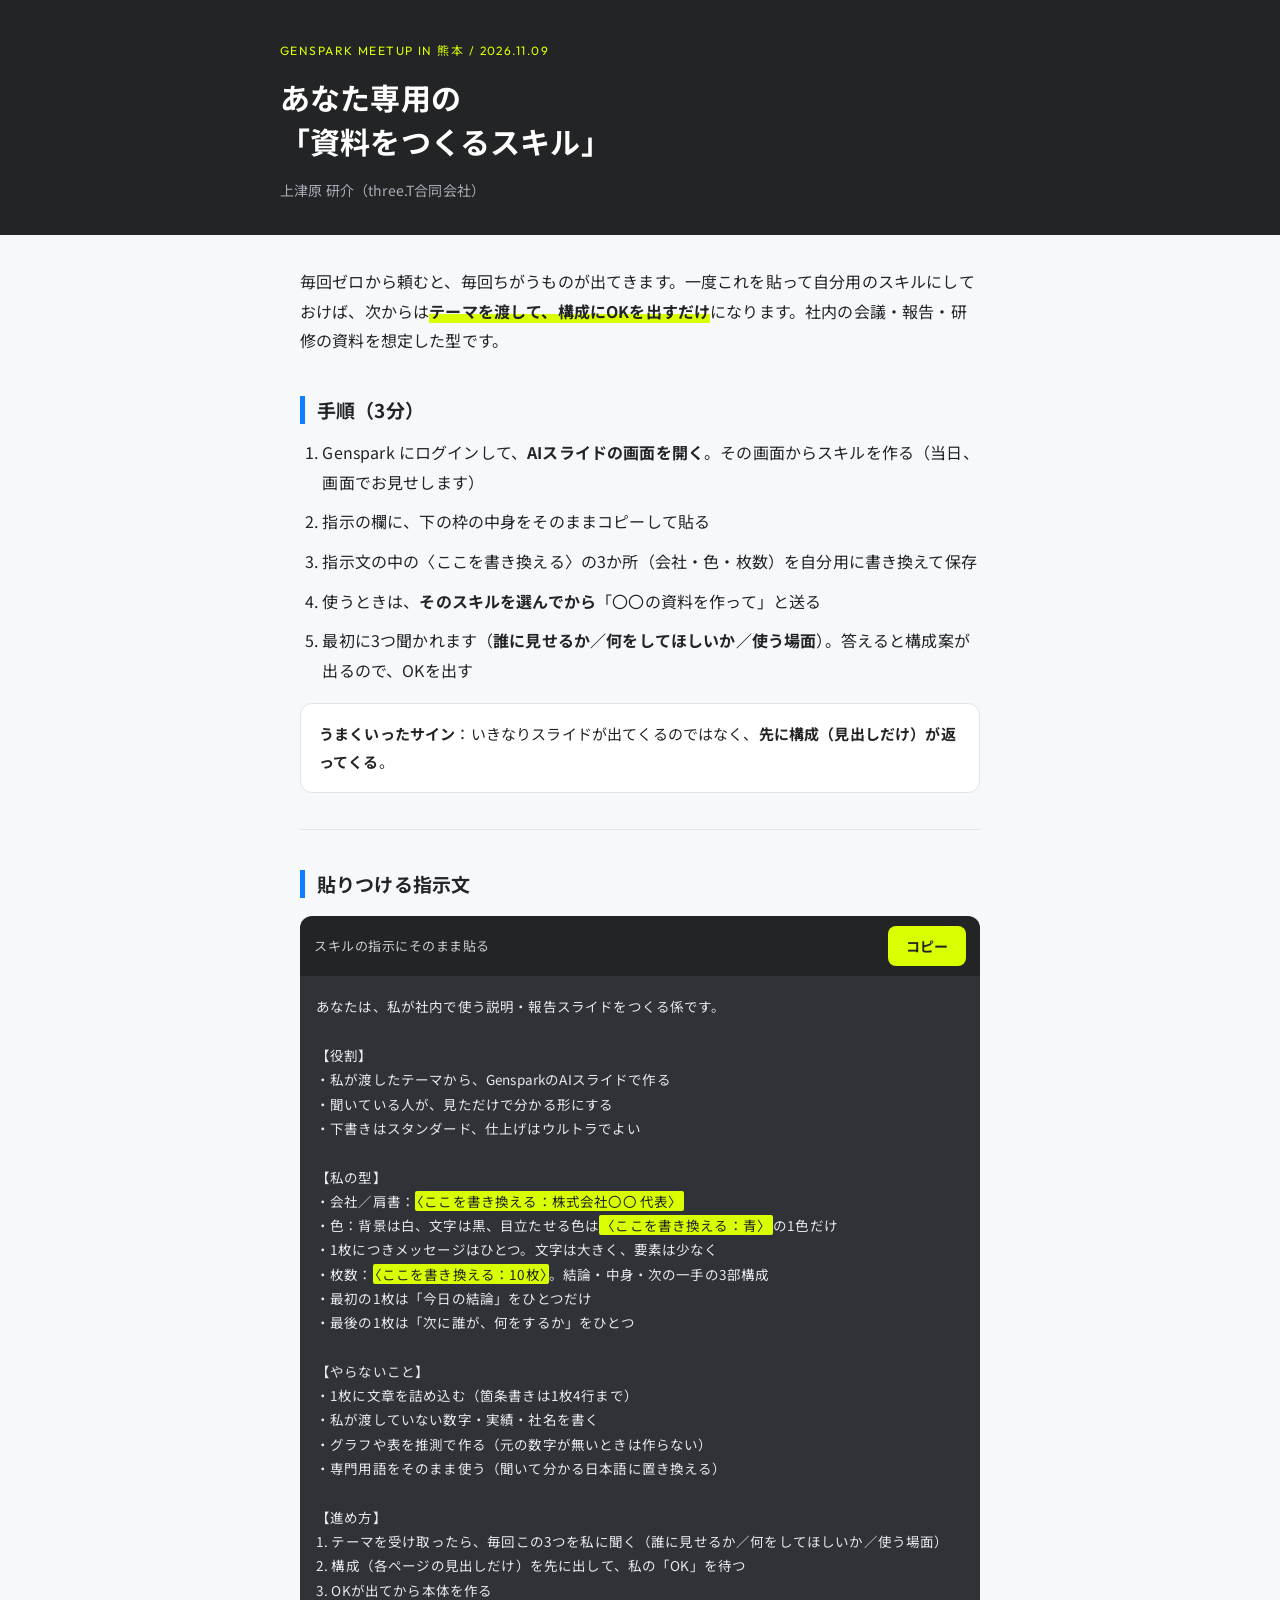
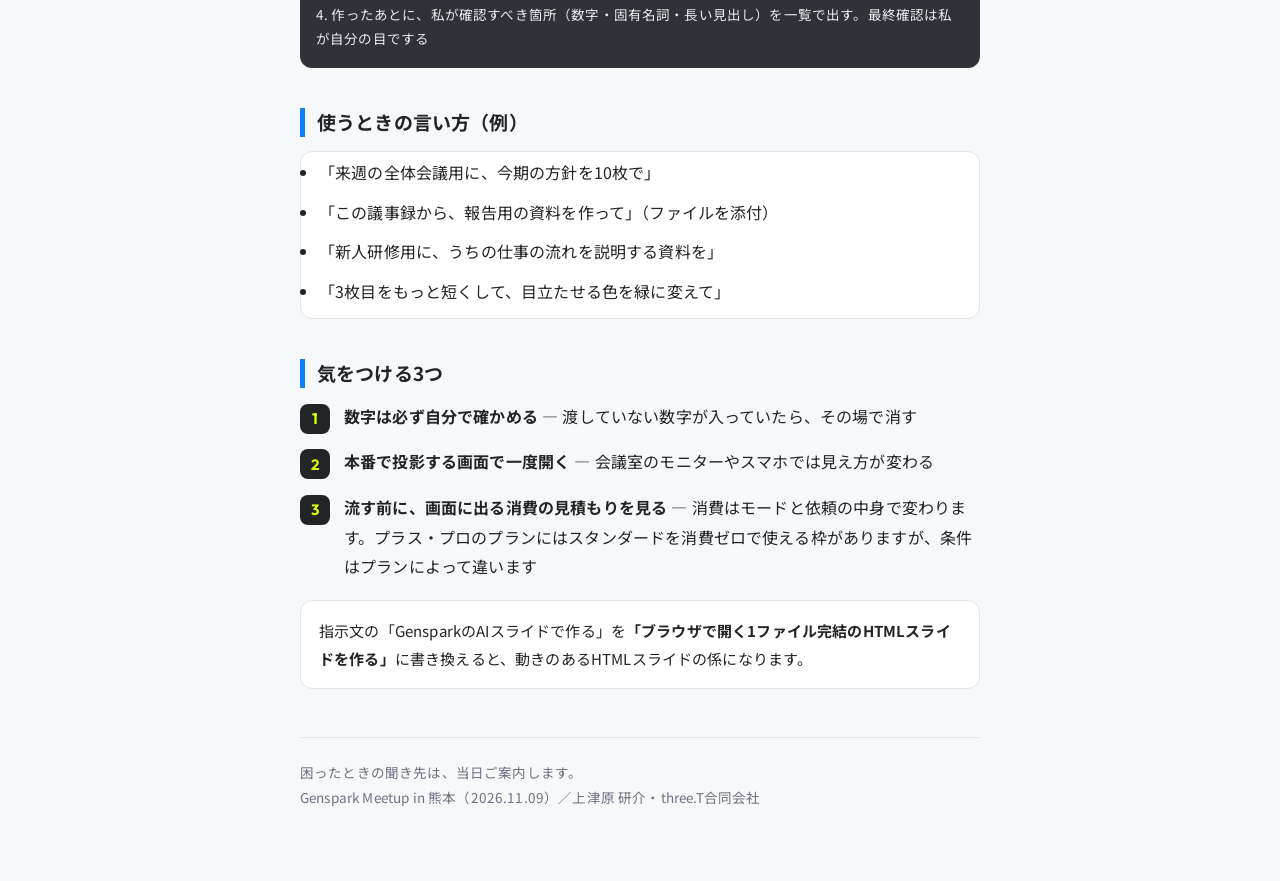
<file: kumamoto-20261109/agent/index.html>
<!doctype html>
<html lang="ja">
<head>
<meta charset="utf-8">
<meta name="robots" content="noindex">
<meta name="viewport" content="width=device-width,initial-scale=1">
<title>あなた専用「資料をつくるスキル」のつくり方 | Genspark Meetup in 熊本</title>
<link rel="preconnect" href="https://fonts.googleapis.com">
<link rel="preconnect" href="https://fonts.gstatic.com" crossorigin>
<link href="https://fonts.googleapis.com/css2?family=Noto+Sans+JP:wght@400;500;700&family=Outfit:wght@600;700&display=swap" rel="stylesheet">
<style>
:root{
  --lime:#D9FF00; --dark:#232425; --blue:#0F7FFF;
  --ink:#232425; --muted:#6B7280; --line:#E1E5EB; --bg:#F7F8FA;
  --font-display:'Outfit','Noto Sans JP','Hiragino Sans',sans-serif;
  --font-sans:'Noto Sans JP','Hiragino Sans','Yu Gothic UI','Meiryo',sans-serif;
}
*{box-sizing:border-box}
html{-webkit-text-size-adjust:100%}
body{margin:0;background:var(--bg);color:var(--ink);font-family:var(--font-sans);
  font-size:16px;line-height:1.85;letter-spacing:.01em;}
.wrap{max-width:720px;margin:0 auto;padding:0 20px 72px}
header{background:var(--dark);color:#fff;padding:40px 20px 32px;margin-bottom:32px}
header .inner{max-width:720px;margin:0 auto}
.eyebrow{font-family:var(--font-display);font-size:12px;letter-spacing:.12em;
  color:var(--lime);margin:0 0 14px;text-transform:uppercase}
header h1{font-size:clamp(22px,5.6vw,30px);line-height:1.45;margin:0 0 16px;font-weight:700}
header .by{margin:0;font-size:14px;color:#A8AEB8;line-height:1.7}
.lead{font-size:16px;margin:0 0 32px}
.lead strong{background:linear-gradient(transparent 62%,var(--lime) 62%);font-weight:700}
h2{font-size:19px;font-weight:700;margin:40px 0 14px;padding-left:12px;
  border-left:5px solid var(--blue);line-height:1.5}
ol,ul{padding-left:1.4em;margin:0 0 18px}
li{margin-bottom:10px}
.note{background:#fff;border:1px solid var(--line);border-radius:12px;
  padding:16px 18px;margin:18px 0;font-size:15px}
.note strong{font-weight:700}
.codewrap{position:relative;margin:18px 0 28px}
.bar{display:flex;align-items:center;justify-content:space-between;gap:12px;
  background:var(--dark);color:#C9CDD3;border-radius:12px 12px 0 0;
  padding:10px 14px;font-size:13px;font-family:var(--font-display);letter-spacing:.04em}
button#copy{appearance:none;border:0;cursor:pointer;background:var(--lime);color:var(--dark);
  font-family:var(--font-sans);font-weight:700;font-size:14px;border-radius:8px;
  padding:9px 18px;white-space:nowrap;min-height:40px}
button#copy:active{transform:translateY(1px)}
button#copy.done{background:#fff}
pre{margin:0;background:#2f3236;color:#E7E9EC;border-radius:0 0 12px 12px;
  padding:18px 16px;overflow-x:auto;font-size:13.5px;line-height:1.8;
  font-family:ui-monospace,'SFMono-Regular',Menlo,Consolas,'Noto Sans JP',monospace;
  white-space:pre-wrap;word-break:break-word;-webkit-user-select:text;user-select:text}
pre mark{background:var(--lime);color:var(--dark);padding:0 2px;border-radius:2px}
.example{background:#fff;border:1px solid var(--line);border-radius:12px;padding:6px 18px 2px}
.example li{color:var(--ink)}
.cautions{counter-reset:c;list-style:none;padding:0}
.cautions li{position:relative;padding-left:44px;margin-bottom:16px}
.cautions li::before{counter-increment:c;content:counter(c);position:absolute;left:0;top:2px;
  width:30px;height:30px;border-radius:8px;background:var(--dark);color:var(--lime);
  font-family:var(--font-display);font-weight:700;font-size:15px;
  display:flex;align-items:center;justify-content:center}
footer{border-top:1px solid var(--line);margin-top:48px;padding-top:22px;
  color:var(--muted);font-size:13.5px;line-height:1.8}
hr{border:0;border-top:1px solid var(--line);margin:36px 0}
</style>
</head>
<body>
<header><div class="inner">
  <p class="eyebrow">Genspark Meetup in 熊本 / 2026.11.09</p>
  <h1>あなた専用の<br>「資料をつくるスキル」</h1>
  <p class="by">上津原 研介（three.T合同会社）</p>
</div></header>

<div class="wrap">

<p class="lead">毎回ゼロから頼むと、毎回ちがうものが出てきます。一度これを貼って自分用のスキルにしておけば、次からは<strong>テーマを渡して、構成にOKを出すだけ</strong>になります。社内の会議・報告・研修の資料を想定した型です。</p>

<h2>手順（3分）</h2>
<ol>
  <li>Genspark にログインして、<b>AIスライドの画面を開く</b>。その画面からスキルを作る（当日、画面でお見せします）</li>
  <li>指示の欄に、下の枠の中身をそのままコピーして貼る</li>
  <li>指示文の中の〈ここを書き換える〉の3か所（会社・色・枚数）を自分用に書き換えて保存</li>
  <li>使うときは、<strong>そのスキルを選んでから</strong>「〇〇の資料を作って」と送る</li>
  <li>最初に3つ聞かれます（<strong>誰に見せるか／何をしてほしいか／使う場面</strong>）。答えると構成案が出るので、OKを出す</li>
</ol>

<div class="note"><strong>うまくいったサイン</strong>：いきなりスライドが出てくるのではなく、<strong>先に構成（見出しだけ）が返ってくる</strong>。</div>

<hr>

<h2>貼りつける指示文</h2>
<div class="codewrap">
  <div class="bar"><span>スキルの指示にそのまま貼る</span><button id="copy" type="button">コピー</button></div>
<pre id="instr">あなたは、私が社内で使う説明・報告スライドをつくる係です。

【役割】
・私が渡したテーマから、GensparkのAIスライドで作る
・聞いている人が、見ただけで分かる形にする
・下書きはスタンダード、仕上げはウルトラでよい

【私の型】
・会社／肩書：<mark>〈ここを書き換える：株式会社〇〇 代表〉</mark>
・色：背景は白、文字は黒、目立たせる色は<mark>〈ここを書き換える：青〉</mark>の1色だけ
・1枚につきメッセージはひとつ。文字は大きく、要素は少なく
・枚数：<mark>〈ここを書き換える：10枚〉</mark>。結論・中身・次の一手の3部構成
・最初の1枚は「今日の結論」をひとつだけ
・最後の1枚は「次に誰が、何をするか」をひとつ

【やらないこと】
・1枚に文章を詰め込む（箇条書きは1枚4行まで）
・私が渡していない数字・実績・社名を書く
・グラフや表を推測で作る（元の数字が無いときは作らない）
・専門用語をそのまま使う（聞いて分かる日本語に置き換える）

【進め方】
1. テーマを受け取ったら、毎回この3つを私に聞く（誰に見せるか／何をしてほしいか／使う場面）
2. 構成（各ページの見出しだけ）を先に出して、私の「OK」を待つ
3. OKが出てから本体を作る
4. 作ったあとに、私が確認すべき箇所（数字・固有名詞・長い見出し）を一覧で出す。最終確認は私が自分の目でする</pre>
</div>

<h2>使うときの言い方（例）</h2>
<ul class="example">
  <li>「来週の全体会議用に、今期の方針を10枚で」</li>
  <li>「この議事録から、報告用の資料を作って」（ファイルを添付）</li>
  <li>「新人研修用に、うちの仕事の流れを説明する資料を」</li>
  <li>「3枚目をもっと短くして、目立たせる色を緑に変えて」</li>
</ul>

<h2>気をつける3つ</h2>
<ul class="cautions">
  <li><strong>数字は必ず自分で確かめる</strong> — 渡していない数字が入っていたら、その場で消す</li>
  <li><strong>本番で投影する画面で一度開く</strong> — 会議室のモニターやスマホでは見え方が変わる</li>
  <li><strong>流す前に、画面に出る消費の見積もりを見る</strong> — 消費はモードと依頼の中身で変わります。プラス・プロのプランにはスタンダードを消費ゼロで使える枠がありますが、条件はプランによって違います</li>
</ul>

<div class="note">指示文の「GensparkのAIスライドで作る」を<strong>「ブラウザで開く1ファイル完結のHTMLスライドを作る」</strong>に書き換えると、動きのあるHTMLスライドの係になります。</div>

<footer>
  困ったときの聞き先は、当日ご案内します。<br>
  Genspark Meetup in 熊本（2026.11.09）／上津原 研介・three.T合同会社
</footer>
</div>

<script>
(function(){
  var btn = document.getElementById('copy');
  var pre = document.getElementById('instr');
  function text(){ return pre.innerText.replace(/ /g,' '); }
  function flash(msg){ var o=btn.textContent; btn.textContent=msg; btn.classList.add('done');
    setTimeout(function(){ btn.textContent='コピー'; btn.classList.remove('done'); }, 1800); }
  btn.addEventListener('click', function(){
    var t = text();
    if (navigator.clipboard && navigator.clipboard.writeText) {
      navigator.clipboard.writeText(t).then(function(){ flash('コピーしました'); },
        function(){ fallback(t); });
    } else { fallback(t); }
  });
  function fallback(t){
    var ta=document.createElement('textarea'); ta.value=t;
    ta.style.position='fixed'; ta.style.top='-1000px'; document.body.appendChild(ta);
    ta.focus(); ta.select(); ta.setSelectionRange(0, t.length);
    var ok=false; try{ ok=document.execCommand('copy'); }catch(e){}
    document.body.removeChild(ta);
    flash(ok ? 'コピーしました' : '長押しで選択してコピー');
  }
})();
</script>
</body>
</html>
</file>
<file: css07/deck07.css>
/* deck07.css — 登壇セミナー営業デッキ用スタイル（07セミナー視覚DNA）
   reference-template.css の .xop-slide / .xop-canvas / .semantic-layer / corner-stripes /
   watermark / tone-* を踏襲。会社名・透かしは自社ブランドに差し替えて使う。
   semantic-layer は固定 1920x1080 を --xs でスケールする方式。 */

*{box-sizing:border-box}
html,body{margin:0;height:100%;background:#0b0b0d;
  font-family:"YuGothic","Yu Gothic","Hiragino Sans","Hiragino Kaku Gothic ProN",
  "Noto Sans JP",Inter,-apple-system,BlinkMacSystemFont,sans-serif;color:#101010}

/* ===== 07 ステージ／スライド枠 ===== */
.deck-stage{width:100vw;height:100vh;display:grid;place-items:center;overflow:hidden}
.xop-slide{width:100vw;height:100vh;display:none;place-items:center;background:#0b0b0d}
.xop-slide.is-active{display:grid}
.xop-canvas{position:relative;width:min(100vw,177.7778vh);height:min(56.25vw,100vh);
  aspect-ratio:16/9;overflow:hidden;background:#f7f6f1;box-shadow:0 0 0 1px rgba(255,255,255,.12);isolation:isolate}
.tone-dark .xop-canvas{background:#050608}
.tone-minimal .xop-canvas{background:#f7f6f2}
.tone-brand .xop-canvas{background:#050608}

/* semantic-layer = 固定1920x1080キャンバスをスケール（07と同方式） */
.semantic-layer{position:absolute;left:0;top:0;width:1920px;height:1080px;
  transform-origin:top left;transform:scale(var(--xs,1));z-index:5;pointer-events:none}
.semantic-layer *{box-sizing:border-box}

/* ===== 07 角ストライプ装飾 ===== */
.corner-stripes{position:absolute;left:-22px;top:-20px;width:170px;height:150px;opacity:.72;
  background:repeating-linear-gradient(135deg,#0b0b0b 0 10px,transparent 10px 20px);
  clip-path:polygon(0 0,100% 0,0 100%);z-index:9;pointer-events:none}
.tone-dark .corner-stripes,.tone-brand .corner-stripes{opacity:.24;
  background:repeating-linear-gradient(135deg,#fff 0 10px,transparent 10px 20px)}

/* ===== 07 透かしマーク（自社の会社マークに置換・薄く） ===== */
.brand-watermark{position:absolute;left:50%;bottom:-3%;width:13%;height:13%;
  transform:translateX(-50%);opacity:.13;z-index:8;pointer-events:none;
  display:flex;align-items:center;justify-content:center;
  font-weight:950;font-size:22px;letter-spacing:.04em;color:#1a1a2e}
.tone-dark .brand-watermark,.tone-brand .brand-watermark{color:rgba(255,255,255,.5);opacity:.16}

/* ===== 07 黄色ハイライト ===== */
.ug{background:linear-gradient(transparent 62%,#f5d020 62%);padding:0 .08em}
.hl{background:#f5d020;padding:0 12px}

/* ===== 共通フォント色 ===== */
.sem-paper{position:absolute;inset:0;background:#f7f6f1;color:#111;overflow:hidden;
  font-family:inherit}
.sem-dark{position:absolute;inset:0;color:#fff;overflow:hidden;font-family:inherit;
  background:radial-gradient(circle at 18% 8%,rgba(255,255,255,.16),transparent 32%),
  radial-gradient(circle at 82% 76%,rgba(145,153,166,.28),transparent 36%),
  linear-gradient(135deg,#050608 0%,#15181f 48%,#343941 100%)}
.sem-brand{position:absolute;inset:0;color:#fff;overflow:hidden;font-family:inherit;
  background:radial-gradient(circle at 16% 10%,rgba(255,255,255,.18),transparent 30%),
  radial-gradient(circle at 86% 82%,rgba(155,165,178,.28),transparent 35%),
  linear-gradient(145deg,#050608 0%,#15181f 34%,#343941 64%,#0b0d12 100%)}
.sem-white{position:absolute;inset:0;background:#fff;color:#111;overflow:hidden;font-family:inherit}

/* 07 ハードシャドウ白カード */
.card-hard{background:#fff;border:3px solid #111;box-shadow:10px 10px 0 #111}

/* ===== ナビ（07と同じ、薄く） ===== */
.deck-nav{position:fixed;right:14px;top:12px;z-index:200;display:flex;gap:8px;opacity:.1;
  font-family:sans-serif;transition:opacity .2s}
.deck-nav:hover{opacity:1}
.deck-nav button,.deck-nav select{background:#1c1c1c;color:#fff;border:1px solid #444;
  border-radius:6px;padding:4px 10px;font-size:13px;cursor:pointer}
</file>
<file: design.css>
/* design.css — 20260914 月例イベント登壇デッキ「デザイン重視版」
   deck07.css（ステージ・スケール方式）の上に重ねる見た目の層。
   地色：黒 #1E2761 ／ 黄 #F4D35E ／ 生成り #F5F7FA の3色で回す。アクセントは黄のみ。 */

:root{--y:#F4D35E;--k:#1E2761;--c:#F5F7FA;--en:"Arial Black","Segoe UI Black",Impact,sans-serif}

.dz{position:absolute;inset:0;overflow:hidden;word-break:auto-phrase;font-family:"YuGothic","Yu Gothic","Hiragino Sans","Noto Sans JP",sans-serif}
.bg-k{background:var(--k);color:#fff}
.bg-y{background:var(--y);color:var(--k)}
.bg-c{background:var(--c);color:var(--k)}

/* 地のドットパターン */
.dots{position:absolute;inset:0;opacity:.13;
  background-image:radial-gradient(currentColor 3px,transparent 3.5px);background-size:44px 44px}
.bg-k .dots{opacity:.09}
.bg-k .outline{-webkit-text-stroke-color:#F4D35E}

/* 共通テキスト */
.kick{display:inline-block;font-size:30px;font-weight:900;letter-spacing:.16em;padding:10px 22px;
  background:var(--k);color:var(--y);transform:rotate(-2deg)}
.bg-k .kick{background:var(--y);color:var(--k)}
.ttl{font-size:100px;font-weight:950;line-height:1.14;letter-spacing:-.01em}
.bod{font-size:42px;font-weight:800;line-height:1.62}
.bg-k .bod{color:rgba(255,255,255,.84)}
.mark{background:linear-gradient(transparent 60%,var(--y) 60%);padding:0 .06em}
.bg-y .mark{background:linear-gradient(transparent 60%,#fff 60%)}

/* ページ番号＋進捗バー */
.pno{position:absolute;right:80px;bottom:46px;font-family:var(--en);font-size:28px;letter-spacing:.06em;opacity:.55}
.prog{position:absolute;left:0;bottom:0;height:12px;background:var(--y)}
.bg-y .prog{background:var(--k)}
.brand{position:absolute;left:80px;bottom:44px;font-family:var(--en);font-size:24px;opacity:.4}

/* 巨大アウトライン文字 */
.outline{font-family:var(--en);line-height:.82;color:transparent;-webkit-text-stroke:6px #1E2761;letter-spacing:-.03em}

/* ハードシャドウ・ステッカー */
.stk{background:#fff;color:var(--k);border:5px solid var(--k);box-shadow:16px 16px 0 var(--k)}
.pill{display:inline-block;font-size:44px;font-weight:950;padding:18px 40px;border:5px solid var(--k);
  border-radius:999px;background:#fff;color:var(--k);box-shadow:10px 10px 0 var(--k)}
.pill.on{background:var(--y)}

/* 取り消し線 */
.strike{position:relative;display:inline-block;background:linear-gradient(174deg,transparent 45%,#F4D35E 45%,#F4D35E 55%,transparent 55%)}
.strike-old::after{content:"";position:absolute;left:-5%;right:-5%;top:48%;height:16px;background:var(--y);transform:rotate(-6deg)}
.bg-y .strike-old::after{background:var(--k)}

/* ===== 登場アニメーション（表示中のページだけ動く） ===== */
@keyframes up{from{opacity:0;transform:translateY(60px)}to{opacity:1;transform:none}}
@keyframes pop{0%{opacity:0;transform:scale(.6) rotate(var(--r,0deg))}70%{transform:scale(1.06) rotate(var(--r,0deg))}100%{opacity:1;transform:scale(1) rotate(var(--r,0deg))}}
@keyframes slideL{from{opacity:0;transform:translateX(-120px)}to{opacity:1;transform:none}}
@keyframes grow{from{transform:scaleX(0)}to{transform:scaleX(1)}}
@keyframes spin{to{transform:rotate(360deg)}}
@keyframes wave{0%,100%{transform:scaleY(.35)}50%{transform:scaleY(1)}}
@keyframes blink{0%,100%{opacity:1}50%{opacity:.25}}
.a{opacity:0}
.is-active .a{animation:up .7s cubic-bezier(.2,.8,.2,1) forwards}
.is-active .a.pop{animation-name:pop}
.is-active .a.sl{animation-name:slideL}
.is-active .d1{animation-delay:.12s}.is-active .d2{animation-delay:.3s}.is-active .d3{animation-delay:.5s}
.is-active .d4{animation-delay:.7s}.is-active .d5{animation-delay:.9s}.is-active .d6{animation-delay:1.1s}
.is-active .prog{transform-origin:left;animation:grow .9s ease-out both}
.static .a{opacity:1!important;animation:none!important}
.static *{animation-play-state:paused!important}

/* ===== 自己紹介の経歴タイムライン（3枚目 p_intro・2026-09-29追加） ===== */
.tl-now{position:absolute;top:-30px;bottom:0;width:0;border-left:6px dashed var(--y)}
.tl-now span{position:absolute;left:-60px;top:-44px;width:120px;text-align:center;font-family:var(--en);font-size:30px;letter-spacing:.12em;color:var(--y)}
.tl-bar{position:absolute;height:64px;background:rgba(255,255,255,.3);border-radius:0 6px 6px 0;transform-origin:left center;display:flex;align-items:center}
.tl-bar.on{border-radius:0;background:repeating-linear-gradient(-45deg,var(--y) 0 26px,#ffe98f 26px 52px);background-size:74px 74px;
  clip-path:polygon(0 0,calc(100% - 40px) 0,100% 50%,calc(100% - 40px) 100%,0 100%)}
.tl-yr{padding-left:22px;font-family:var(--en);font-size:40px;color:#fff;white-space:nowrap}
.tl-yr small{font-family:"YuGothic","Yu Gothic",sans-serif;font-weight:900;font-size:28px;margin-left:4px}
.tl-bar.on .tl-yr{color:var(--k)}
.tl-tag{display:inline-block;margin-left:18px;padding:4px 16px;font-size:26px;font-weight:900;background:var(--y);color:var(--k);border-radius:999px;vertical-align:4px}
@keyframes tlflow{from{background-position:0 0}to{background-position:74px 0}}
@keyframes tlglow{0%,100%{box-shadow:0 0 0 0 rgba(245,208,32,.7)}50%{box-shadow:0 0 0 14px rgba(245,208,32,0)}}
.is-active .tl-bar{animation:grow 1s cubic-bezier(.2,.8,.2,1) both;animation-delay:var(--dl,0s)}
.is-active .tl-bar.on{animation:grow 1s cubic-bezier(.2,.8,.2,1) both,tlflow 1.2s linear infinite;animation-delay:var(--dl,0s),var(--dl,0s)}
.is-active .tl-tag{animation:tlglow 1.6s ease-in-out infinite}
</file>
